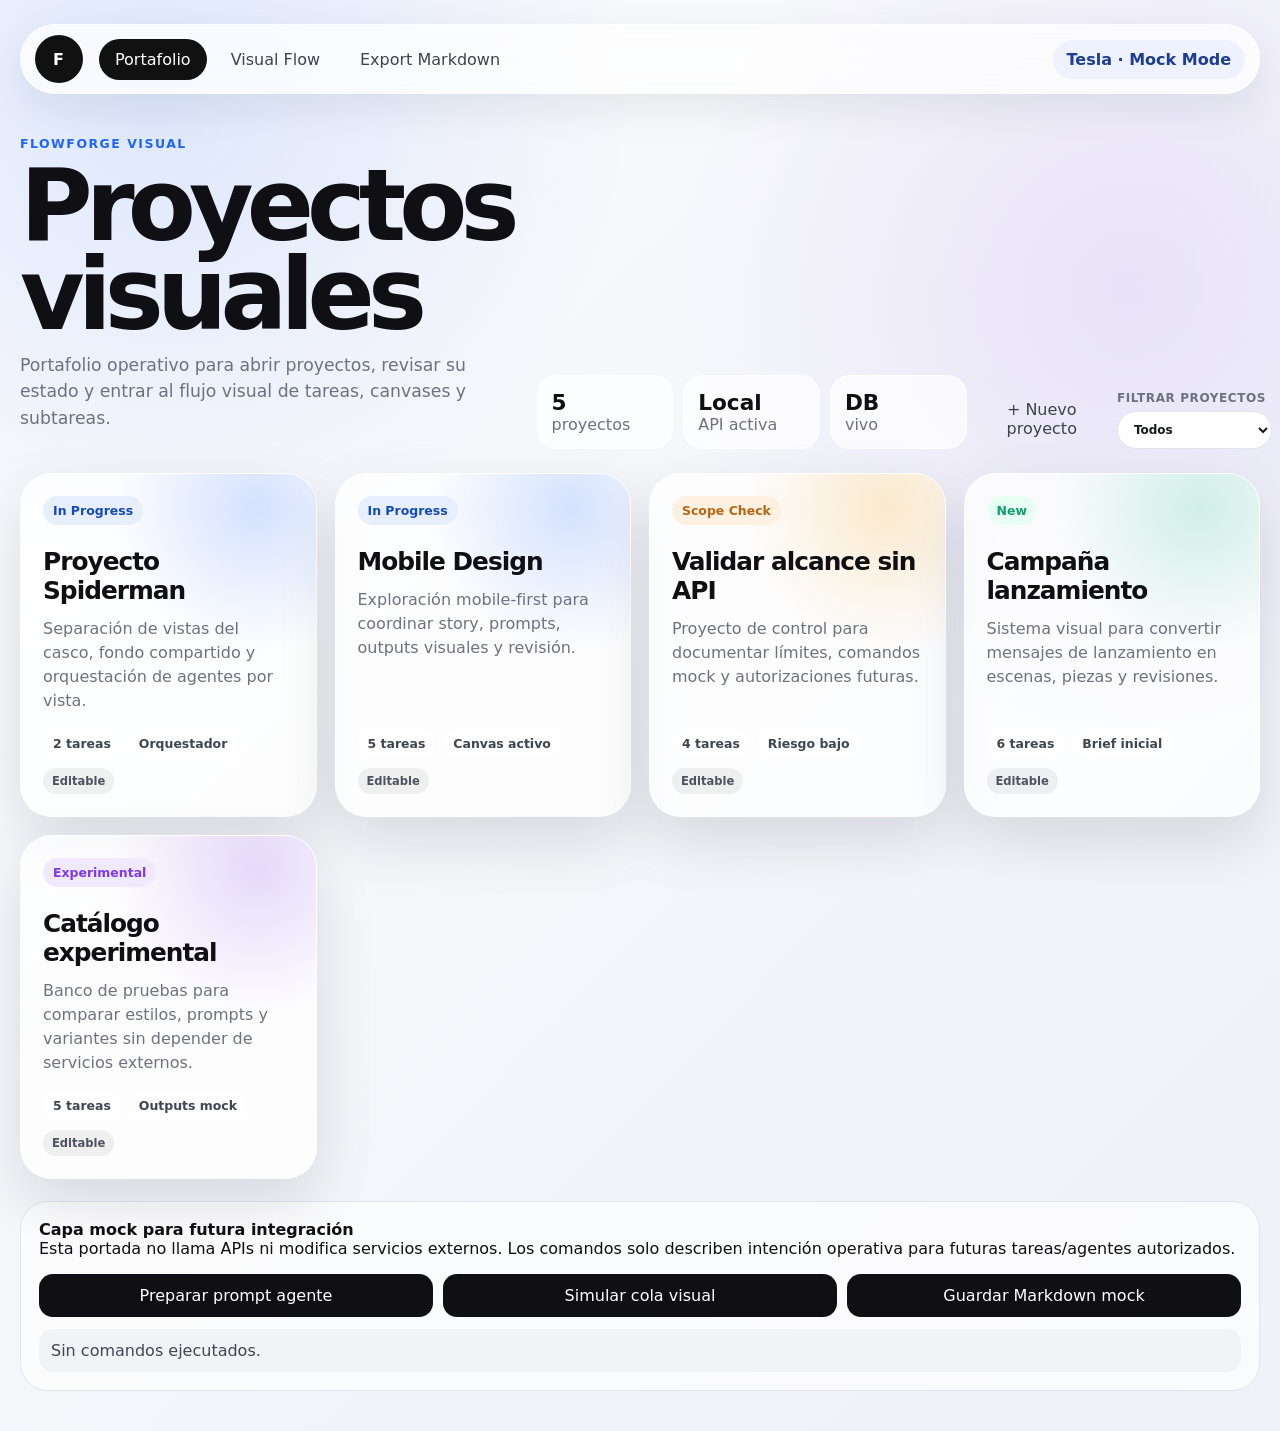
<file: index.html>
<!doctype html>
<html lang="es">
  <head>
    <meta charset="utf-8" />
    <meta name="viewport" content="width=device-width, initial-scale=1" />
    <title>FlowForge Visual — Portafolio de proyectos</title>
    <link rel="stylesheet" href="./styles.css" />
  </head>
  <body>
    <main class="shell">
      <header class="topbar">
        <div class="brand-mark">F</div>
        <nav class="topnav" aria-label="Navegación principal">
          <a href="./index.html" aria-current="page">Portafolio</a>
          <a href="./design-project.html?project=mobile-design">Visual Flow</a>
          <button class="ghost-button" type="button" data-command="export-prompts">Export Markdown</button>
        </nav>
        <div class="operator-pill">Tesla · Mock Mode</div>
      </header>

      <section class="hero portfolio-hero">
        <div>
          <p class="eyebrow">FlowForge Visual</p>
          <h1>Proyectos visuales</h1>
          <p class="lede">
            Portafolio operativo para abrir proyectos, revisar su estado y entrar al flujo visual
            de tareas, canvases y subtareas.
          </p>
        </div>
        <div class="hero-metrics" aria-label="Resumen del portafolio">
          <span><strong id="project-metric">4</strong> proyectos</span>
          <span><strong id="api-metric">1</strong> API activa</span>
          <span><strong>DB</strong> vivo</span>
        </div>
        <button type="button" id="new-project" class="ghost-button">+ Nuevo proyecto</button>
        <label class="portfolio-filter">Filtrar proyectos
          <select id="portfolio-filter" aria-label="Filtrar proyectos">
            <option value="all">Todos</option>
            <option value="linkedin">Solo LinkedIn</option>
            <option value="other">Otros proyectos</option>
          </select>
        </label>
      </section>

      <section class="project-grid" id="project-grid" aria-label="Portafolio de proyectos FlowForge">
        <a class="project-card project-blue" href="./design-project.html?project=spiderman">
          <span class="status-pill active">In Progress</span>
          <h2>Proyecto Spiderman</h2>
          <p>Separación de vistas del casco, fondo compartido y orquestación de agentes por vista.</p>
          <div class="project-meta">
            <span>2 tareas</span>
            <span>Orquestador</span>
          </div>
        </a>

        <a class="project-card project-blue" href="./design-project.html?project=mobile-design">
          <span class="status-pill active">In Progress</span>
          <h2>Mobile Design</h2>
          <p>Exploración mobile-first para coordinar story, prompts, outputs visuales y revisión.</p>
          <div class="project-meta">
            <span>5 tareas</span>
            <span>Canvas activo</span>
          </div>
        </a>

        <a class="project-card project-amber" href="./design-project.html?project=validar-alcance">
          <span class="status-pill review">Scope Check</span>
          <h2>Validar alcance sin API</h2>
          <p>Proyecto de control para documentar límites, comandos mock y autorizaciones futuras.</p>
          <div class="project-meta">
            <span>4 tareas</span>
            <span>Riesgo bajo</span>
          </div>
        </a>

        <a class="project-card project-green" href="./design-project.html?project=campana-lanzamiento">
          <span class="status-pill new">New</span>
          <h2>Campaña lanzamiento</h2>
          <p>Sistema visual para convertir mensajes de lanzamiento en escenas, piezas y revisiones.</p>
          <div class="project-meta">
            <span>6 tareas</span>
            <span>Brief inicial</span>
          </div>
        </a>

        <a class="project-card project-violet" href="./design-project.html?project=catalogo-experimental">
          <span class="status-pill lab">Experimental</span>
          <h2>Catálogo experimental</h2>
          <p>Banco de pruebas para comparar estilos, prompts y variantes sin depender de servicios externos.</p>
          <div class="project-meta">
            <span>5 tareas</span>
            <span>Outputs mock</span>
          </div>
        </a>
      </section>

      <aside class="mock-panel" aria-label="Capa mock de comandos">
        <h2>Capa mock para futura integración</h2>
        <p>
          Esta portada no llama APIs ni modifica servicios externos. Los comandos solo describen
          intención operativa para futuras tareas/agentes autorizados.
        </p>
        <div class="mock-actions">
          <button type="button" data-command="prepare-agent-prompt">Preparar prompt agente</button>
          <button type="button" data-command="queue-render">Simular cola visual</button>
          <button type="button" data-command="save-markdown">Guardar Markdown mock</button>
        </div>
        <output id="command-log">Sin comandos ejecutados.</output>
      </aside>
    </main>

    <script src="./supabase.js"></script>
    <script src="./shared.js"></script>
    <script src="./index.js"></script>
  </body>
</html>
</file>
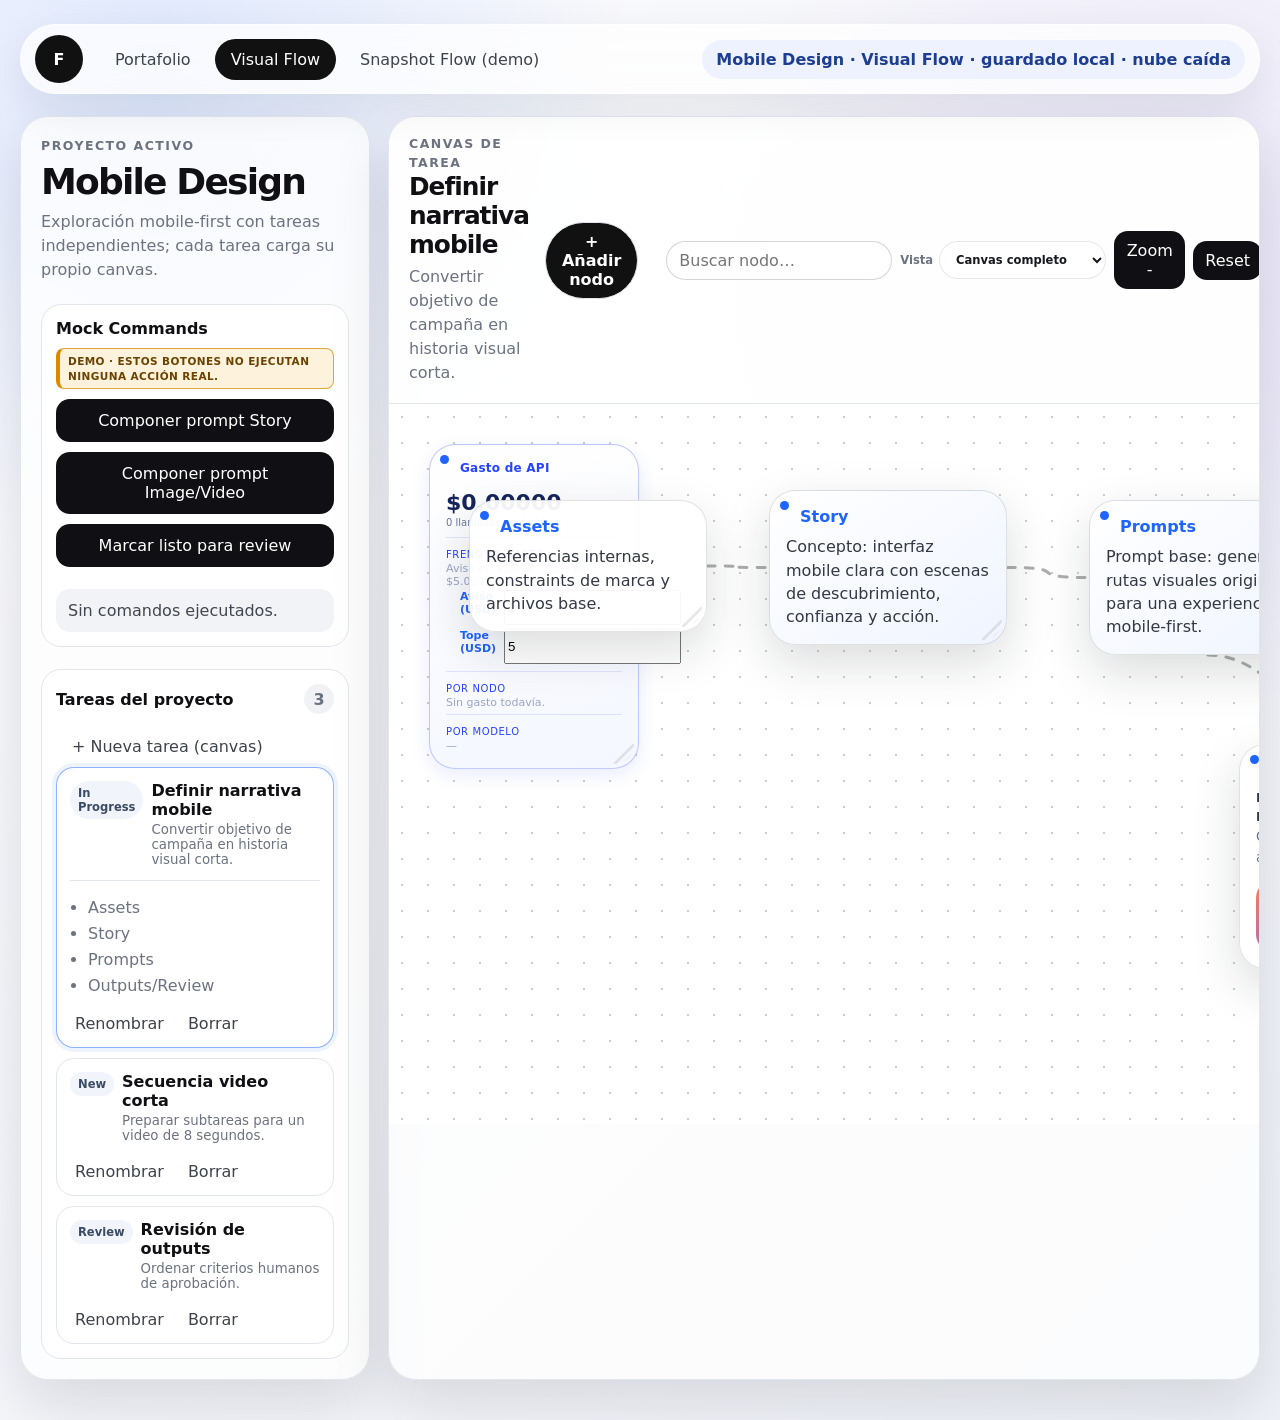
<file: design-project.html>
<!doctype html>
<html lang="es">
  <head>
    <meta charset="utf-8" />
    <meta name="viewport" content="width=device-width, initial-scale=1" />
    <title>FlowForge Visual — Visual Flow</title>
    <link rel="stylesheet" href="./styles.css" />
    <link rel="stylesheet" href="./pdf-split.css" />
    <link rel="stylesheet" href="./linkedin-crm.css" />
  </head>
  <body>
    <main class="project-shell">
      <header class="topbar">
        <div class="brand-mark">F</div>
        <nav class="topnav" aria-label="Navegación principal">
          <a href="./index.html">Portafolio</a>
          <a href="./design-project.html?project=mobile-design" aria-current="page">Visual Flow</a>
          <button class="ghost-button" type="button" data-command="snapshot-flow" title="DEMO: no guarda ningún snapshot. Solo escribe un mensaje en el log.">Snapshot Flow (demo)</button>
        </nav>
        <div class="operator-pill" id="project-pill">Proyecto · Editable</div>
      </header>

      <section class="canvas-layout">
        <aside class="side-panel">
          <p class="eyebrow">Proyecto activo</p>
          <h1 id="project-title">Visual Flow</h1>
          <p id="project-summary">
            Selecciona una tarea para cargar su canvas. Cada tarea contiene subtareas como nodos internos.
          </p>

          <div class="command-card">
            <h2>Mock Commands</h2>
            <span class="demo-badge" data-demo-commands>DEMO · estos botones no ejecutan ninguna acción real.</span>
            <button type="button" data-command="compose-story-agent">Componer prompt Story</button>
            <button type="button" data-command="compose-image-agent">Componer prompt Image/Video</button>
            <button type="button" data-command="mark-review-ready">Marcar listo para review</button>
            <output id="command-log">Sin comandos ejecutados.</output>
          </div>

          <div class="task-panel" aria-label="Microtablero de tareas del proyecto">
            <div class="task-panel-header">
              <h2>Tareas del proyecto</h2>
              <span id="task-count">0</span>
            </div>
            <button type="button" id="new-task" class="ghost-button">+ Nueva tarea (canvas)</button>
            <div id="task-list" class="task-list"></div>
          </div>
        </aside>

        <section class="workbench">
          <div class="canvas-toolbar">
            <div>
              <p class="eyebrow">Canvas de tarea</p>
              <h2 id="canvas-title">Selecciona una tarea</h2>
              <p id="canvas-description">Las subtareas aparecerán como nodos dentro del lienzo.</p>
            </div>
            <div class="canvas-actions">
              <div class="add-node-wrap">
                <button type="button" id="add-node" aria-haspopup="true" aria-expanded="false">+ Añadir nodo</button>
                <div class="add-node-menu" id="add-node-menu" hidden>
                  <button type="button" data-node-kind="pdf-split">Nodo de separación (PDF)</button>
                  <button type="button" data-node-kind="trigger">Disparador de separación</button>
                  <button type="button" data-node-kind="pdf-explorer">Explorador de PDF (lupa)</button>
                  <button type="button" data-node-kind="plan-step">Nodo de plan (neón)</button>
                  <button type="button" data-node-kind="design-apply">Nodo de aplicar diseño</button>
                  <button type="button" data-node-kind="orchestrator">Orquestador</button>
                  <button type="button" data-node-kind="resources">Recursos compartidos (textura + PDF)</button>
                  <button type="button" data-node-kind="texture-batch">Nodo de fondo global</button>
                  <button type="button" data-node-kind="text">Nodo de texto</button>
                  <button type="button" data-node-kind="prompt">Nodo de prompt</button>
                  <button type="button" data-node-kind="view-map">Nodo de imagen</button>
                  <button type="button" data-node-kind="output">Nodo de resultados</button>
                  <button type="button" data-node-kind="linkedin-crm">CRM de prospectos LinkedIn</button>
                </div>
              </div>
            </div>
            <div class="zoom-controls" aria-label="Controles de zoom">
              <label class="canvas-filter" id="canvas-filter-wrap">Vista
                <select id="canvas-filter" aria-label="Filtrar vista del canvas">
                  <option value="crm">Solo CRM LinkedIn</option>
                  <option value="all">Canvas completo</option>
                </select>
              </label>
              <button type="button" id="zoom-out">Zoom -</button>
              <button type="button" id="zoom-reset">Reset</button>
              <button type="button" id="zoom-in">Zoom +</button>
              <span id="zoom-label">100%</span>
            </div>
          </div>

          <section class="flow-stage" aria-label="Lienzo de subtareas conectadas">
            <div class="canvas-plane" id="canvas-plane">
              <svg class="connectors" aria-hidden="true"></svg>
              <div id="node-layer"></div>
            </div>
          </section>
        </section>
      </section>
    </main>

    <script src="./supabase.js"></script>
    <script src="./local-store.js"></script>
    <script src="./storage.js"></script>
    <script src="./models.js"></script>
    <script src="./shared.js"></script>
    <script src="./pdf-split-data.js"></script>
    <script src="./pdf-split-node.js"></script>
    <script src="./trigger-node.js"></script>
    <script src="./explorer-node.js"></script>
    <script src="./cost-dashboard-node.js"></script>
    <script src="./view-photo-node.js"></script>
    <script src="./compose-texture.js"></script>
    <script src="./design-node.js"></script>
    <script src="./texture-batch-node.js"></script>
    <script src="./resources-node.js"></script>
    <script src="./orchestrator-node.js"></script>
    <script src="./linkedin-crm-node.js"></script>
    <script src="./flow.js"></script>
    <script src="./editable.js"></script>
  </body>
</html>
</file>
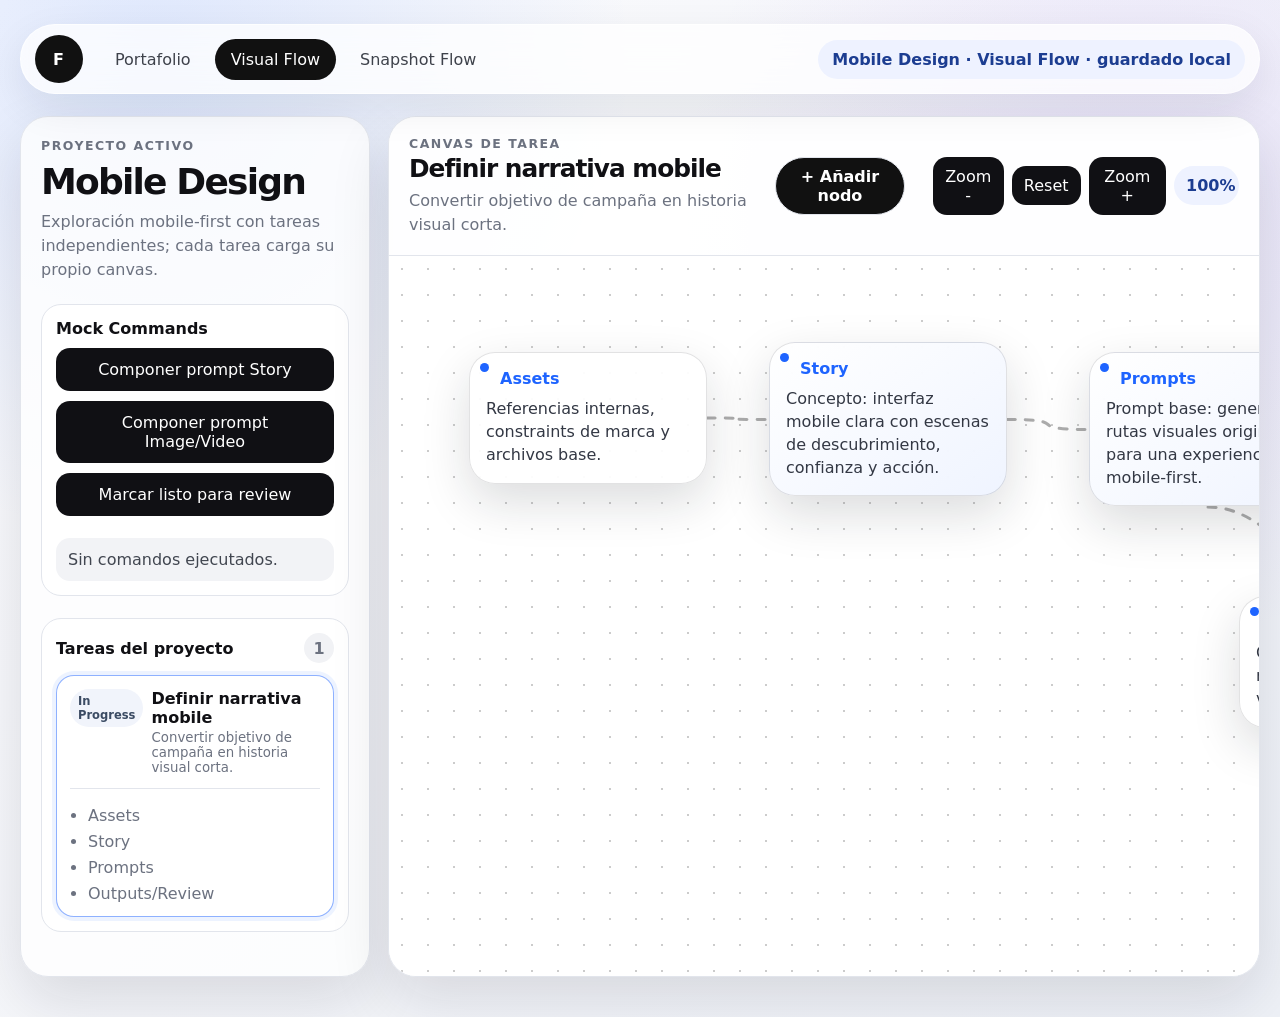
<file: flowforge-auto-vistas.html>
<!--
  FlowForge Visual — canvas del proyecto, en un solo archivo.
  VERSIÓN AUTO-VISTAS: cuando se aceptan piezas en el nodo PDF-Split,
  se crean automáticamente nodos nuevos para cada vista en el canvas.

  Esto es un empaquetado automatico de:
    design-project.html + styles.css + pdf-split.css
    + supabase.js + shared.js + pdf-split-data.js + pdf-split-node.js
    + flow.js + editable.js + AUTO-VISTAS LOGIC

  Las imagenes de assets/ NO van incluidas (pesan 7 MB), asi que los nodos
  de referencia se veran sin foto. Todo lo demas funciona igual.
-->
<!doctype html>
<html lang="es">
  <head>
    <meta charset="utf-8" />
    <meta name="viewport" content="width=device-width, initial-scale=1" />
    <title>FlowForge Visual — Visual Flow (Auto-vistas)</title>
    <style>
/* ===== styles.css ===== */
:root {
  color-scheme: light;
  --ink: #101014;
  --muted: #6c7280;
  --line: #e2e5ec;
  --soft: #f5f7fb;
  --accent: #1e64ff;
  --accent-dark: #0f3aa8;
  --success: #0f9f6e;
  --warning: #b76511;
  --violet: #7c3aed;
  --shadow: 0 24px 60px rgba(14, 18, 32, 0.12);
  --radius-lg: 28px;
  --radius-md: 20px;
  --radius-sm: 14px;
  font-family:
    Inter, ui-sans-serif, system-ui, -apple-system, BlinkMacSystemFont, "Segoe UI",
    sans-serif;
}

* {
  box-sizing: border-box;
}

body {
  min-height: 100vh;
  margin: 0;
  background:
    radial-gradient(circle at 12% 6%, rgba(30, 100, 255, 0.13), transparent 30rem),
    radial-gradient(circle at 88% 20%, rgba(124, 58, 237, 0.1), transparent 28rem),
    linear-gradient(135deg, #fbfbfd 0%, #eef1f7 100%);
  color: var(--ink);
}

button,
a,
select {
  font: inherit;
}

button {
  color: inherit;
}

a {
  color: inherit;
  text-decoration: none;
}

.shell,
.project-shell {
  width: min(1440px, calc(100% - 40px));
  margin: 0 auto;
  padding: 24px 0 40px;
}

.topbar {
  display: flex;
  align-items: center;
  gap: 16px;
  min-height: 70px;
  padding: 10px 14px;
  border: 1px solid rgba(255, 255, 255, 0.7);
  border-radius: 999px;
  background: rgba(255, 255, 255, 0.75);
  box-shadow: 0 14px 40px rgba(18, 23, 42, 0.08);
  backdrop-filter: blur(18px);
}

.brand-mark {
  display: grid;
  place-items: center;
  width: 48px;
  height: 48px;
  border-radius: 50%;
  background: #111;
  color: white;
  font-weight: 900;
}

.topnav {
  display: flex;
  align-items: center;
  gap: 8px;
  flex: 1;
}

.topnav a,
.ghost-button {
  border: 0;
  border-radius: 999px;
  padding: 11px 16px;
  background: transparent;
  color: #3e424b;
  cursor: pointer;
}

.topnav a[aria-current="page"],
.ghost-button:hover,
.topnav a:hover {
  background: #111;
  color: white;
}

.operator-pill {
  border-radius: 999px;
  padding: 10px 14px;
  background: #eef2ff;
  color: #1c3d91;
  font-weight: 800;
  white-space: nowrap;
}

.hero {
  display: flex;
  justify-content: space-between;
  align-items: end;
  gap: 24px;
  margin: 42px 0 24px;
}

.portfolio-hero h1 {
  max-width: 860px;
}

.eyebrow {
  margin: 0 0 10px;
  color: var(--accent);
  font-size: 0.78rem;
  font-weight: 900;
  letter-spacing: 0.12em;
  text-transform: uppercase;
}

h1,
h2,
h3,
p {
  margin-top: 0;
}

h1 {
  margin-bottom: 12px;
  font-size: clamp(2.8rem, 8vw, 6.2rem);
  line-height: 0.9;
  letter-spacing: -0.07em;
}

h2 {
  margin-bottom: 0;
  font-size: 1rem;
}

.lede {
  max-width: 680px;
  color: var(--muted);
  font-size: 1.08rem;
  line-height: 1.55;
}

.hero-metrics {
  display: grid;
  grid-template-columns: repeat(3, minmax(100px, 1fr));
  gap: 10px;
  min-width: min(100%, 430px);
}

.hero-metrics span {
  border: 1px solid rgba(255, 255, 255, 0.8);
  border-radius: var(--radius-md);
  padding: 14px;
  background: rgba(255, 255, 255, 0.7);
  color: var(--muted);
}

.hero-metrics strong {
  display: block;
  color: var(--ink);
  font-size: 1.35rem;
}

.project-grid {
  display: grid;
  grid-template-columns: repeat(4, minmax(0, 1fr));
  gap: 18px;
}

.project-card {
  display: flex;
  flex-direction: column;
  min-height: 310px;
  border: 1px solid rgba(255, 255, 255, 0.78);
  border-radius: 32px;
  padding: 22px;
  background: rgba(255, 255, 255, 0.74);
  box-shadow: var(--shadow);
  transition:
    transform 180ms ease,
    box-shadow 180ms ease;
}

.project-card:hover {
  transform: translateY(-4px);
  box-shadow: 0 30px 70px rgba(14, 18, 32, 0.16);
}

.project-card h2 {
  margin: 22px 0 12px;
  font-size: 1.55rem;
  letter-spacing: -0.04em;
}

.project-card p {
  color: var(--muted);
  line-height: 1.5;
}

[contenteditable="true"] {
  cursor: text;
  outline: none;
}

[contenteditable="true"]:focus {
  border-radius: 10px;
  box-shadow: 0 0 0 3px rgba(30, 100, 255, 0.2);
  background: rgba(255, 255, 255, 0.72);
}

.project-card::after {
  content: attr(data-save-state);
  width: fit-content;
  margin-top: 10px;
  border-radius: 999px;
  padding: 6px 9px;
  background: rgba(17, 17, 17, 0.06);
  color: #4d5360;
  font-size: 0.72rem;
  font-weight: 900;
}

.project-card:not([data-save-state])::after {
  content: "Editable";
}

.project-meta {
  display: flex;
  flex-wrap: wrap;
  gap: 8px;
  margin-top: auto;
}

.project-meta span,
.status-pill {
  width: fit-content;
  border-radius: 999px;
  padding: 7px 10px;
  background: rgba(255, 255, 255, 0.7);
  color: #3e4654;
  font-size: 0.78rem;
  font-weight: 900;
}

.status-pill.active {
  background: #e7efff;
  color: #134bb8;
}

.status-pill.review {
  background: #fff1e1;
  color: var(--warning);
}

.status-pill.new {
  background: #e8fff5;
  color: var(--success);
}

.status-pill.lab {
  background: #f1e9ff;
  color: var(--violet);
}

.project-blue {
  background:
    radial-gradient(circle at 80% 10%, rgba(30, 100, 255, 0.18), transparent 9rem),
    rgba(255, 255, 255, 0.76);
}

.project-amber {
  background:
    radial-gradient(circle at 80% 10%, rgba(245, 158, 11, 0.2), transparent 9rem),
    rgba(255, 255, 255, 0.76);
}

.project-green {
  background:
    radial-gradient(circle at 80% 10%, rgba(16, 185, 129, 0.18), transparent 9rem),
    rgba(255, 255, 255, 0.76);
}

.project-violet {
  background:
    radial-gradient(circle at 80% 10%, rgba(124, 58, 237, 0.18), transparent 9rem),
    rgba(255, 255, 255, 0.76);
}

.mock-panel {
  margin-top: 22px;
  border: 1px solid var(--line);
  border-radius: var(--radius-lg);
  padding: 18px;
  background: rgba(255, 255, 255, 0.72);
}

.mock-actions,
.command-card {
  display: grid;
  gap: 10px;
}

.mock-actions {
  grid-template-columns: repeat(3, minmax(0, 1fr));
}

.mock-actions button,
.command-card button,
.zoom-controls button {
  border: 0;
  border-radius: var(--radius-sm);
  padding: 12px 14px;
  background: #101014;
  color: white;
  cursor: pointer;
}

output {
  display: block;
  margin-top: 12px;
  border-radius: var(--radius-sm);
  padding: 12px;
  background: #f2f3f6;
  color: #414650;
}

.canvas-layout {
  display: grid;
  grid-template-columns: 350px minmax(760px, 1fr);
  gap: 18px;
  margin-top: 22px;
}

.side-panel,
.workbench {
  border: 1px solid var(--line);
  border-radius: var(--radius-lg);
  background: rgba(255, 255, 255, 0.78);
  box-shadow: var(--shadow);
}

.side-panel {
  padding: 20px;
}

.side-panel h1 {
  font-size: 2.25rem;
  letter-spacing: -0.05em;
}

.side-panel p,
.flow-node small,
.canvas-toolbar p,
.task-summary {
  color: var(--muted);
  line-height: 1.5;
}

.command-card,
.task-panel {
  margin-top: 22px;
  border: 1px solid var(--line);
  border-radius: var(--radius-md);
  padding: 14px;
  background: #fff;
}

.task-panel-header {
  display: flex;
  justify-content: space-between;
  align-items: center;
  margin-bottom: 12px;
}

.task-panel-header span {
  display: grid;
  place-items: center;
  min-width: 30px;
  height: 30px;
  border-radius: 50%;
  background: #f1f2f5;
  color: var(--muted);
  font-weight: 900;
}

.task-list {
  display: grid;
  gap: 10px;
}

.task-item {
  border: 1px solid var(--line);
  border-radius: 18px;
  overflow: hidden;
  background: #fff;
}

.task-item.active {
  border-color: rgba(30, 100, 255, 0.5);
  box-shadow: 0 0 0 4px rgba(30, 100, 255, 0.08);
}

.task-main {
  display: grid;
  grid-template-columns: 1fr auto;
  gap: 8px;
  width: 100%;
  border: 0;
  padding: 13px;
  background: transparent;
  text-align: left;
  cursor: pointer;
}

.task-main strong,
.task-main small {
  display: block;
}

.task-main small {
  margin-top: 3px;
  color: var(--muted);
}

.task-main span {
  justify-self: end;
  border-radius: 999px;
  padding: 5px 8px;
  background: #f1f4fb;
  color: #3b4b63;
  font-size: 0.72rem;
  font-weight: 900;
}

.subtask-list {
  display: none;
  margin: 0 13px 13px;
  padding: 10px 0 0 18px;
  border-top: 1px solid var(--line);
  color: var(--muted);
}

.task-item.expanded .subtask-list {
  display: block;
}

.subtask-list li {
  margin: 7px 0;
}

.workbench {
  overflow: hidden;
}

.canvas-toolbar {
  display: flex;
  justify-content: space-between;
  align-items: center;
  gap: 16px;
  padding: 18px 20px;
  border-bottom: 1px solid var(--line);
  background: rgba(255, 255, 255, 0.84);
}

.canvas-toolbar h2 {
  margin-bottom: 6px;
  font-size: 1.55rem;
  letter-spacing: -0.04em;
}

.canvas-toolbar p {
  margin-bottom: 0;
}

.zoom-controls {
  display: flex;
  align-items: center;
  gap: 8px;
}

.zoom-controls button {
  padding: 10px 12px;
}

#zoom-label {
  min-width: 58px;
  border-radius: 999px;
  padding: 10px 12px;
  background: #eef2ff;
  color: #1c3d91;
  font-weight: 900;
  text-align: center;
}

.flow-stage {
  position: relative;
  height: 720px;
  overflow: auto;
  background-color: #fff;
  background-image: radial-gradient(rgba(0, 0, 0, 0.2) 1px, transparent 1px);
  background-size: 26px 26px;
}

.canvas-plane {
  position: relative;
  width: 1200px;
  height: 720px;
  min-width: 1200px;
  min-height: 720px;
  transform-origin: 0 0;
}

.connectors {
  position: absolute;
  inset: 0;
  width: 1200px;
  height: 720px;
  pointer-events: none;
}

.connectors path {
  fill: none;
  stroke: rgba(17, 17, 17, 0.34);
  stroke-width: 3;
  stroke-linecap: round;
  stroke-dasharray: 8 10;
}

.flow-node {
  position: absolute;
  width: 238px;
  min-height: 132px;
  border: 1px solid rgba(20, 22, 28, 0.12);
  border-radius: 26px;
  padding: 16px;
  background: rgba(255, 255, 255, 0.94);
  box-shadow: 0 18px 48px rgba(20, 24, 36, 0.15);
  cursor: grab;
  user-select: none;
  transition: box-shadow 160ms ease, border-color 160ms ease, transform 160ms ease;
}

.canvas-actions {
  margin-left: auto;
  margin-right: 12px;
}

.add-node-wrap {
  position: relative;
}

#add-node {
  padding: 9px 16px;
  border: 1px solid var(--line);
  border-radius: 999px;
  background: #111;
  color: #fff;
  font-weight: 800;
  cursor: pointer;
}

.add-node-menu {
  position: absolute;
  right: 0;
  top: calc(100% + 8px);
  z-index: 20;
  display: grid;
  gap: 2px;
  min-width: 232px;
  padding: 6px;
  border: 1px solid var(--line);
  border-radius: 16px;
  background: #fff;
  box-shadow: 0 18px 44px rgba(20, 24, 36, 0.18);
}

.add-node-menu[hidden] {
  display: none;
}

.add-node-menu button {
  padding: 10px 12px;
  border: none;
  border-radius: 10px;
  background: transparent;
  text-align: left;
  font: inherit;
  font-weight: 600;
  cursor: pointer;
}

.add-node-menu button:hover {
  background: #f2f3f6;
}

.node-delete {
  position: absolute;
  top: 6px;
  right: 8px;
  width: 22px;
  height: 22px;
  padding: 0;
  border: none;
  border-radius: 50%;
  background: rgba(20, 24, 36, 0.08);
  color: var(--muted);
  font-size: 15px;
  line-height: 1;
  cursor: pointer;
  opacity: 0;
  transition: opacity 140ms ease, background 140ms ease, color 140ms ease;
}

.flow-node:hover .node-delete,
.flow-node:focus-within .node-delete,
.flow-node.is-focused .node-delete {
  opacity: 1;
}

.node-delete:hover {
  background: #d92c2c;
  color: #fff;
}

.node-resize {
  position: absolute;
  right: 4px;
  bottom: 4px;
  width: 20px;
  height: 20px;
  padding: 0;
  border: none;
  border-radius: 0 0 20px 0;
  background: linear-gradient(135deg, transparent 46%, rgba(20, 24, 36, 0.28) 46%, rgba(20, 24, 36, 0.28) 56%, transparent 56%, transparent 68%, rgba(20, 24, 36, 0.28) 68%, rgba(20, 24, 36, 0.28) 78%, transparent 78%);
  cursor: nwse-resize;
  opacity: 0;
  touch-action: none;
  transition: opacity 140ms ease;
}

.flow-node:hover .node-resize,
.flow-node:focus-within .node-resize,
.flow-node.is-focused .node-resize,
.flow-node.resizing .node-resize {
  opacity: 1;
}

.flow-node.has-custom-size {
  overflow: auto;
}

.flow-node.has-custom-size img {
  max-height: 62%;
}

.flow-node.resizing {
  cursor: nwse-resize;
  user-select: none;
}

.reference-node { width: 250px; }
.reference-node img { display: block; width: 100%; max-height: 150px; object-fit: cover; border-radius: 12px; margin: 10px 0; }
.reference-node a { display: inline-block; margin-top: 8px; color: var(--node-color, #1e64ff); font-weight: 700; font-size: 12px; }

.flow-node:hover,
.flow-node:focus-visible,
.flow-node.is-focused {
  border-color: var(--node-color, var(--accent));
  box-shadow: 0 20px 52px rgba(20, 24, 36, 0.22), 0 0 0 3px color-mix(in srgb, var(--node-color, var(--accent)) 18%, transparent);
  outline: none;
}

.flow-node:focus-visible { transform: translateY(-2px); }

.flow-node::before {
  content: "";
  position: absolute;
  inset: 10px auto auto 10px;
  width: 9px;
  height: 9px;
  border-radius: 50%;
  background: var(--node-color, var(--accent));
}

.flow-node span {
  display: block;
  margin: 0 0 9px 14px;
  color: var(--node-color, var(--accent));
  font-weight: 900;
}

.flow-node p {
  margin-bottom: 0;
  color: #333844;
  line-height: 1.45;
  user-select: text;
}

.flow-node p:focus {
  outline: 2px solid rgba(30, 100, 255, 0.35);
  border-radius: 10px;
}

.editable-node {
  background: linear-gradient(145deg, rgba(255, 255, 255, 0.98), rgba(239, 244, 255, 0.98));
}

.wide-node {
  width: 340px;
}

.view-map-node {
  width: 520px;
  min-height: 390px;
}

.upload-views-label {
  display: inline-flex;
  align-items: center;
  gap: 8px;
  margin: 3px 0 8px 14px;
  border-radius: 999px;
  padding: 8px 10px;
  background: #101014;
  color: #fff;
  cursor: pointer;
  font-size: 0.78rem;
  font-weight: 800;
}

.upload-views-label input {
  width: 130px;
  color: transparent;
  font-size: 0.7rem;
}

.view-map-hint {
  display: block;
  margin: 0 0 12px 14px;
}

.helmet-views {
  display: grid;
  grid-template-columns: repeat(2, 1fr);
  gap: 10px;
}

.helmet-view {
  margin: 0;
}

.view-preview {
  position: relative;
  display: grid;
  min-height: 120px;
  overflow: hidden;
  place-items: end start;
  border: 1px dashed rgba(17, 17, 17, 0.2);
  border-radius: 14px;
  padding: 9px;
  background: linear-gradient(135deg, #eff3f9, #dce4f0);
}

.view-preview.has-image::before {
  content: "";
  position: absolute;
  inset: 0;
  background-image: var(--view-image);
  background-size: 200% 200%;
  background-repeat: no-repeat;
}

.view-preview[data-view-index="0"] { --view-position: 0% 0%; }
.view-preview[data-view-index="1"] { --view-position: 100% 0%; }
.view-preview[data-view-index="2"] { --view-position: 0% 100%; }
.view-preview[data-view-index="3"] { --view-position: 100% 100%; }

.view-preview.has-image::before {
  background-position: var(--view-position);
}

.view-preview span {
  position: relative;
  z-index: 1;
  margin: 0;
  border-radius: 999px;
  padding: 4px 6px;
  background: rgba(17, 17, 17, 0.72);
  color: #fff;
  font-size: 0.65rem;
}

.helmet-view figcaption {
  margin-top: 5px;
  color: var(--muted);
  font-size: 0.72rem;
  font-weight: 800;
}

.prompt-node {
  width: 330px;
}

.prompt-node details {
  margin-top: 8px;
}

.prompt-node summary {
  color: #333844;
  cursor: pointer;
  font-size: 0.82rem;
  font-weight: 800;
}

.prompt-node details p {
  margin-top: 10px;
  font-size: 0.82rem;
}

.review-node {
  width: 270px;
}

.review-node label,
.review-node select {
  display: block;
  width: 100%;
}

.review-node label {
  margin-top: 12px;
  color: var(--muted);
  font-size: 0.8rem;
  font-weight: 800;
}

.review-node select {
  margin-top: 6px;
  border: 1px solid var(--line);
  border-radius: 12px;
  padding: 10px;
  background: white;
}

.output-grid {
  display: grid;
  grid-template-columns: repeat(3, 1fr);
  gap: 10px;
  margin-top: 12px;
}

.visual-placeholder {
  display: grid;
  place-items: end start;
  aspect-ratio: 1;
  border-radius: 18px;
  padding: 9px;
  color: white;
  font-size: 0.76rem;
  font-weight: 900;
}

.sunrise {
  background:
    radial-gradient(circle at 30% 25%, rgba(255, 255, 255, 0.86), transparent 18%),
    linear-gradient(135deg, #ff7d56, #5f63ff);
}

.mint {
  background:
    radial-gradient(circle at 70% 32%, rgba(255, 255, 255, 0.8), transparent 17%),
    linear-gradient(135deg, #16c784, #1d4ed8);
}

.violet {
  background:
    radial-gradient(circle at 42% 62%, rgba(255, 255, 255, 0.75), transparent 20%),
    linear-gradient(135deg, #9b5cff, #111827);
}

.amber {
  background:
    radial-gradient(circle at 50% 36%, rgba(255, 255, 255, 0.8), transparent 18%),
    linear-gradient(135deg, #f59e0b, #ef4444);
}

.dragging {
  opacity: 0.72;
}

@media (max-width: 1120px) {
  .project-grid {
    grid-template-columns: repeat(2, minmax(0, 1fr));
  }

  .canvas-layout {
    grid-template-columns: 1fr;
  }
}

@media (max-width: 760px) {
  .hero,
  .topbar,
  .canvas-toolbar {
    align-items: stretch;
    flex-direction: column;
  }

  .topnav,
  .zoom-controls,
  .hero-metrics {
    flex-wrap: wrap;
  }

  .project-grid,
  .hero-metrics,
  .mock-actions {
    grid-template-columns: 1fr;
  }

  .flow-stage {
    height: 680px;
  }
}

    </style>
    <style>
/* ===== pdf-split.css ===== */
.mock-pill {
  background: #fff5e6;
  border-color: #f0c489;
  color: #8a5100;
}

.drop-zone {
  display: grid;
  gap: 6px;
  justify-items: center;
  text-align: center;
  padding: 22px 14px;
  border: 2px dashed var(--line);
  border-radius: var(--radius-md);
  cursor: pointer;
  transition: border-color 140ms ease, background 140ms ease;
}

.drop-zone:hover,
.drop-zone.is-hovered {
  border-color: var(--accent);
  background: color-mix(in srgb, var(--accent) 6%, #fff);
}

.drop-zone.has-file {
  border-style: solid;
  border-color: var(--accent);
}

.drop-zone input {
  display: none;
}

.drop-zone small {
  color: var(--muted);
}

.segmented {
  display: grid;
  grid-auto-flow: column;
  gap: 6px;
  padding: 4px;
  border: 1px solid var(--line);
  border-radius: 999px;
}

.segmented button {
  border: none;
  border-radius: 999px;
  padding: 8px 10px;
  background: transparent;
  font-weight: 700;
  cursor: pointer;
}

.segmented button.is-active {
  background: #111;
  color: #fff;
}

.mode-hint,
.cost-hint {
  display: block;
  margin-top: 8px;
  color: var(--muted);
  line-height: 1.5;
}

.field-label {
  display: block;
  margin-bottom: 6px;
  font-size: 12px;
  font-weight: 800;
  color: var(--muted);
}

#model-select {
  width: 100%;
  padding: 9px 10px;
  border: 1px solid var(--line);
  border-radius: 12px;
  background: #fff;
  font: inherit;
}

.run-button {
  width: 100%;
  margin-top: 14px;
  padding: 12px;
  border: none;
  border-radius: 999px;
  background: #111;
  color: #fff;
  font-weight: 800;
  cursor: pointer;
}

.run-button:disabled {
  background: #d7d9de;
  color: #8a8d95;
  cursor: not-allowed;
}

#run-log {
  display: block;
  margin-top: 12px;
  padding: 10px;
  border-radius: 12px;
  background: #f6f7f9;
  color: var(--muted);
  line-height: 1.5;
  font-size: 13px;
}

#approve-button {
  padding: 9px 16px;
  border: 1px solid var(--line);
  border-radius: 999px;
  background: #111;
  color: #fff;
  font-weight: 800;
  cursor: pointer;
}

#approve-button:disabled {
  background: #d7d9de;
  color: #8a8d95;
  border-color: transparent;
  cursor: not-allowed;
}

.result-stage {
  padding: 22px;
  overflow: auto;
}

.result-grid {
  display: grid;
  grid-template-columns: repeat(auto-fill, minmax(232px, 1fr));
  gap: 16px;
}

.empty-state {
  max-width: 46ch;
  margin: 10px 0 0;
  color: var(--muted);
  line-height: 1.6;
}

.piece-card {
  display: grid;
  gap: 8px;
  align-content: start;
  padding: 14px;
  border: 1px solid rgba(20, 22, 28, 0.12);
  border-radius: 22px;
  background: #fff;
  box-shadow: 0 14px 34px rgba(20, 24, 36, 0.1);
}

.piece-card.is-accepted {
  border-color: var(--accent);
  box-shadow: 0 14px 34px rgba(20, 24, 36, 0.14), 0 0 0 3px color-mix(in srgb, var(--accent) 18%, transparent);
}

.piece-preview {
  position: relative;
  display: grid;
  place-items: center;
  height: 128px;
  border-radius: 14px;
  background: repeating-linear-gradient(135deg, #f2f3f6, #f2f3f6 9px, #e9ebef 9px, #e9ebef 18px);
  color: var(--muted);
  font-weight: 800;
}

.piece-preview.has-image {
  background-size: cover;
  background-position: center;
}

.confidence-badge {
  position: absolute;
  right: 7px;
  bottom: 7px;
  padding: 3px 8px;
  border-radius: 999px;
  background: rgba(17, 17, 17, 0.82);
  color: #fff;
  font-size: 11px;
  font-weight: 700;
}

.piece-name {
  font-size: 15px;
  outline: none;
}

.piece-name:focus {
  border-radius: 6px;
  box-shadow: 0 0 0 3px color-mix(in srgb, var(--accent) 22%, transparent);
}

.piece-card small {
  color: var(--muted);
  line-height: 1.5;
}

.piece-actions {
  display: grid;
  grid-auto-flow: column;
  gap: 8px;
  margin-top: 2px;
}

.piece-actions button {
  padding: 8px;
  border-radius: 999px;
  font-weight: 700;
  cursor: pointer;
}

.accept-button {
  border: none;
  background: #111;
  color: #fff;
}

.is-accepted .accept-button {
  background: var(--accent);
}

.discard-button {
  border: 1px solid var(--line);
  background: #fff;
  color: var(--muted);
}

/* El mismo módulo, viviendo dentro de un nodo del canvas. */
.pdf-split-node {
  width: 300px;
  display: grid;
  gap: 9px;
  align-content: start;
}

.pdf-split-node .node-drop {
  padding: 14px 10px;
  border-radius: 14px;
}

.pdf-split-node .node-drop strong {
  font-size: 13px;
  word-break: break-word;
}

.pdf-split-node .node-drop small,
.pdf-split-node .mode-hint,
.pdf-split-node .cost-hint {
  margin-top: 0;
  font-size: 11.5px;
}

.pdf-split-node .segmented {
  padding: 3px;
}

.pdf-split-node .segmented button {
  padding: 6px 8px;
  font-size: 12.5px;
}

.pdf-split-node select {
  width: 100%;
  padding: 7px 9px;
  border: 1px solid var(--line);
  border-radius: 10px;
  background: #fff;
  font: inherit;
  font-size: 12.5px;
}

.pdf-split-node .run-button {
  margin-top: 0;
  padding: 10px;
  font-size: 13px;
}

.pdf-split-node output {
  display: block;
  padding: 8px 9px;
  border-radius: 10px;
  background: #f6f7f9;
  color: var(--muted);
  font-size: 11.5px;
  line-height: 1.45;
}

.node-pieces {
  display: grid;
  gap: 6px;
}

.piece-row {
  display: grid;
  grid-template-columns: 1fr auto auto;
  gap: 7px;
  align-items: center;
  padding: 7px 9px;
  border: 1px solid var(--line);
  border-radius: 11px;
  background: #fff;
}

.piece-row.is-accepted {
  border-color: var(--node-color, var(--accent));
  background: color-mix(in srgb, var(--node-color, var(--accent)) 7%, #fff);
}

.piece-row strong {
  font-size: 12.5px;
  outline: none;
}

.piece-confidence {
  color: var(--muted);
  font-size: 11px;
  font-weight: 700;
}

.piece-toggle {
  padding: 5px 10px;
  border: none;
  border-radius: 999px;
  background: #111;
  color: #fff;
  font-size: 11px;
  font-weight: 700;
  cursor: pointer;
}

.piece-row.is-accepted .piece-toggle {
  background: var(--node-color, var(--accent));
}

.pieces-summary {
  color: var(--muted);
  font-size: 11px;
  line-height: 1.45;
}

    </style>
  </head>
  <body>
    <main class="project-shell">
      <header class="topbar">
        <div class="brand-mark">F</div>
        <nav class="topnav" aria-label="Navegación principal">
          <a href="./index.html">Portafolio</a>
          <a href="./design-project.html?project=mobile-design" aria-current="page">Visual Flow</a>
          <button class="ghost-button" type="button" data-command="snapshot-flow">Snapshot Flow</button>
        </nav>
        <div class="operator-pill" id="project-pill">Proyecto · Auto-vistas (BETA)</div>
      </header>

      <section class="canvas-layout">
        <aside class="side-panel">
          <p class="eyebrow">Proyecto activo</p>
          <h1 id="project-title">Visual Flow</h1>
          <p id="project-summary">
            Selecciona una tarea para cargar su canvas. Cada tarea contiene subtareas como nodos internos.
          </p>

          <div class="command-card">
            <h2>Mock Commands</h2>
            <button type="button" data-command="compose-story-agent">Componer prompt Story</button>
            <button type="button" data-command="compose-image-agent">Componer prompt Image/Video</button>
            <button type="button" data-command="mark-review-ready">Marcar listo para review</button>
            <output id="command-log">Sin comandos ejecutados.</output>
          </div>

          <div class="task-panel" aria-label="Microtablero de tareas del proyecto">
            <div class="task-panel-header">
              <h2>Tareas del proyecto</h2>
              <span id="task-count">0</span>
            </div>
            <div id="task-list" class="task-list"></div>
          </div>
        </aside>

        <section class="workbench">
          <div class="canvas-toolbar">
            <div>
              <p class="eyebrow">Canvas de tarea</p>
              <h2 id="canvas-title">Selecciona una tarea</h2>
              <p id="canvas-description">Las subtareas aparecerán como nodos dentro del lienzo.</p>
            </div>
            <div class="canvas-actions">
              <div class="add-node-wrap">
                <button type="button" id="add-node" aria-haspopup="true" aria-expanded="false">+ Añadir nodo</button>
                <div class="add-node-menu" id="add-node-menu" hidden>
                  <button type="button" data-node-kind="pdf-split">Nodo de separación (PDF)</button>
                  <button type="button" data-node-kind="text">Nodo de texto</button>
                  <button type="button" data-node-kind="prompt">Nodo de prompt</button>
                  <button type="button" data-node-kind="view-map">Nodo de imagen</button>
                  <button type="button" data-node-kind="output">Nodo de resultados</button>
                </div>
              </div>
            </div>
            <div class="zoom-controls" aria-label="Controles de zoom">
              <button type="button" id="zoom-out">Zoom -</button>
              <button type="button" id="zoom-reset">Reset</button>
              <button type="button" id="zoom-in">Zoom +</button>
              <span id="zoom-label">100%</span>
            </div>
          </div>

          <section class="flow-stage" aria-label="Lienzo de subtareas conectadas">
            <div class="canvas-plane" id="canvas-plane">
              <svg class="connectors" aria-hidden="true"></svg>
              <div id="node-layer"></div>
            </div>
          </section>
        </section>
      </section>
    </main>

    <script>
// ===== supabase.js =====
const FLOWFORGE_SUPABASE_URL = "https://wvwqeizmxucpdentpkbl.supabase.co";
const FLOWFORGE_SUPABASE_KEY = "sb_publishable_m6qWXQGves4e7WQ3l3WhFw_DbHVcVdh";

const FlowForgeSupabase = {
  enabled: Boolean(FLOWFORGE_SUPABASE_URL && FLOWFORGE_SUPABASE_KEY),
  url: FLOWFORGE_SUPABASE_URL,
  headers: {
    apikey: FLOWFORGE_SUPABASE_KEY,
    Authorization: `Bearer ${FLOWFORGE_SUPABASE_KEY}`,
    "Content-Type": "application/json",
    Prefer: "resolution=merge-duplicates,return=representation"
  },

  async read(path) {
    if (!this.enabled) return null;
    const response = await fetch(`${this.url}/rest/v1/${path}`, {
      headers: this.headers
    });
    if (!response.ok) throw new Error(`Supabase read failed: ${response.status}`);
    return response.json();
  },

  async upsert(table, payload, conflictKey) {
    if (!this.enabled) return null;
    const response = await fetch(`${this.url}/rest/v1/${table}?on_conflict=${conflictKey}`, {
      method: "POST",
      headers: this.headers,
      body: JSON.stringify(payload)
    });
    if (!response.ok) throw new Error(`Supabase upsert failed: ${response.status}`);
    return response.json();
  }
};

window.FlowForgeSupabase = FlowForgeSupabase;

    </script>
    <script>
// ===== shared.js =====
const commandLog = document.querySelector("#command-log");

const mockCommands = {
  "export-prompts": "Mock: se prepararía un paquete Markdown con prompts y avances del portafolio.",
  "prepare-agent-prompt": "Mock: se construiría el prompt para una tarea/agente de ChatGPT.",
  "queue-render": "Mock: se agregaría un output visual a una cola local, sin API.",
  "save-markdown": "Mock: se guardaría el historial en proyectos/flowforge-visual/prompts/.",
  "snapshot-flow": "Mock: se registraría un snapshot del canvas actual como entrada de bitácora.",
  "compose-story-agent": "Mock: se compondría un prompt para refinar el nodo Story de la tarea activa.",
  "compose-image-agent": "Mock: se compondría un prompt para Image/Video Gen de la tarea activa.",
  "mark-review-ready": "Mock: se marcaría la tarea activa como lista para revisión humana."
};

document.querySelectorAll("[data-command]").forEach((button) => {
  button.addEventListener("click", () => {
    const commandName = button.dataset.command;
    const message = mockCommands[commandName] || `Mock: comando ${commandName} sin conexión externa.`;
    if (commandLog) {
      commandLog.value = message;
      commandLog.textContent = message;
    }
  });
});

    </script>
    <script>
// ===== pdf-split-data.js =====
const PIECES = {
  vistas: [
    { label: "Vista frontal", note: "Silueta, visor y mentonera completos.", confidence: 0.96 },
    { label: "Vista lateral izquierda", note: "Base habitual para aplicar el diseño.", confidence: 0.94 },
    { label: "Vista lateral derecha", note: "Spoiler y uniones visibles.", confidence: 0.93 },
    { label: "Vista trasera", note: "Ventilaciones y componentes posteriores.", confidence: 0.9 },
    { label: "Vista superior", note: "Curvatura y zona de aplicación permitida.", confidence: 0.88 }
  ],
  secciones: [
    { label: "Portada del modelo", note: "Nombre comercial y código de referencia.", confidence: 0.97 },
    { label: "Ficha de especificaciones", note: "Tallas, materiales y homologación.", confidence: 0.92 },
    { label: "Paleta de color", note: "Códigos de color declarados en el documento.", confidence: 0.89 },
    { label: "Patrón gráfico", note: "Motivo repetible separado del fondo.", confidence: 0.86 },
    { label: "Detalles de montaje", note: "Ampliaciones de uniones y herrajes.", confidence: 0.81 }
  ]
};

const MODE_HINTS = {
  vistas: "Vistas: frontal, laterales, trasera y superior del mismo casco.",
  secciones: "Secciones: bloques del documento (portada, ficha, paleta, patrón, detalles)."
};

const MODEL_STEPS = {
  haiku: ["Leyendo el PDF página por página", "Haiku describe cada bloque visual", "Recortando piezas y nombrándolas"],
  mini: ["Leyendo el PDF página por página", "El modelo mini clasifica cada bloque", "Recortando piezas y nombrándolas"],
  local: ["Leyendo el PDF página por página", "Detectando marcos por contraste", "Recortando piezas por reglas fijas"]
};

const MODEL_LABELS = {
  haiku: "Claude Haiku 4.5",
  mini: "GPT mini",
  local: "Recorte local"
};

const MODEL_COSTS = {
  haiku: "≈ $0.004 por PDF · el más barato",
  mini: "≈ $0.006 por PDF",
  local: "$0 · recorte por reglas, sin modelo"
};

function pdfSplitWait(ms) {
  return new Promise((resolve) => setTimeout(resolve, ms));
}

    </script>
    <script>
// ===== AUTO-VISTAS: Crear nodos automáticamente =====
function createViewNodes(pdfSplitNode, parentNodeId) {
  if (!pdfSplitNode.pieces || pdfSplitNode.pieces.length === 0) return;

  const acceptedPieces = pdfSplitNode.pieces.filter((p) => p.accepted);
  if (acceptedPieces.length === 0) return;

  const baseX = pdfSplitNode.x + 400;
  const baseY = pdfSplitNode.y;
  const spacing = 240;

  acceptedPieces.forEach((piece, index) => {
    const viewNode = {
      id: `view-${parentNodeId}-${index}`,
      title: piece.label,
      body: piece.note || "Vista del casco",
      x: baseX + index * spacing,
      y: baseY,
      kind: "text",
      editable: true
    };

    activeTask.nodes.push(viewNode);
    activeTask.links.push([parentNodeId, viewNode.id]);
  });
}

    </script>
    <script>
// ===== pdf-split-node.js =====
function pdfSplitOptionsMarkup(selected) {
  return Object.keys(MODEL_LABELS)
    .map((key) => `<option value="${key}" ${key === selected ? "selected" : ""}>${MODEL_LABELS[key]}</option>`)
    .join("");
}

function renderPdfSplitNode(element, taskNode, onChange) {
  const mode = taskNode.mode || "vistas";
  const model = taskNode.model || "haiku";
  const hasFile = Boolean(taskNode.fileName);

  element.classList.add("pdf-split-node");
  element.innerHTML = `
    <span>${taskNode.title}</span>
    <label class="drop-zone node-drop${hasFile ? " has-file" : ""}" data-drop>
      <input type="file" accept="application/pdf,image/png,image/jpeg" data-file />
      <strong data-drop-title>${hasFile ? taskNode.fileName : "Arrastra el PDF aquí"}</strong>
      <small data-drop-hint>${hasFile ? "Clic para cambiarlo." : "o haz clic para elegirlo. Acepta PNG/JPG."}</small>
    </label>
    <div class="segmented" data-modes role="group" aria-label="Tipo de separación">
      <button type="button" data-mode="vistas"${mode === "vistas" ? ' class="is-active"' : ""}>Vistas</button>
      <button type="button" data-mode="secciones"${mode === "secciones" ? ' class="is-active"' : ""}>Secciones</button>
    </div>
    <small class="mode-hint" data-mode-hint>${MODE_HINTS[mode]}</small>
    <select data-model aria-label="Modelo de separación">${pdfSplitOptionsMarkup(model)}</select>
    <small class="cost-hint" data-cost>${MODEL_COSTS[model]}</small>
    <button type="button" class="run-button" data-run${hasFile ? "" : " disabled"}>Separar automáticamente</button>
    <output data-log>${hasFile ? "Archivo cargado. Pulsa separar." : "Esperando archivo."}</output>
    <div class="node-pieces" data-pieces></div>
  `;

  const dropZone = element.querySelector("[data-drop]");
  const fileInput = element.querySelector("[data-file]");
  const dropTitle = element.querySelector("[data-drop-title]");
  const dropHint = element.querySelector("[data-drop-hint]");
  const modeHint = element.querySelector("[data-mode-hint]");
  const modelSelect = element.querySelector("[data-model]");
  const costHint = element.querySelector("[data-cost]");
  const runButton = element.querySelector("[data-run]");
  const log = element.querySelector("[data-log]");
  const piecesHost = element.querySelector("[data-pieces]");

  let running = false;

  function renderPieces() {
    piecesHost.innerHTML = "";
    const pieces = taskNode.pieces || [];

    pieces.forEach((piece) => {
      const row = document.createElement("div");
      row.className = piece.accepted ? "piece-row is-accepted" : "piece-row";

      const name = document.createElement("strong");
      name.contentEditable = "true";
      name.spellcheck = false;
      name.textContent = piece.label;
      name.addEventListener("input", () => {
        piece.label = name.textContent.trim();
        onChange();
      });

      const badge = document.createElement("span");
      badge.className = "piece-confidence";
      badge.textContent = `${Math.round(piece.confidence * 100)}%`;

      const toggle = document.createElement("button");
      toggle.type = "button";
      toggle.className = "piece-toggle";
      toggle.textContent = piece.accepted ? "Aceptada" : "Aceptar";
      toggle.addEventListener("click", () => {
        piece.accepted = !piece.accepted;
        renderPieces();
        onChange();
      });

      row.append(name, badge, toggle);
      piecesHost.appendChild(row);
    });

    if (pieces.length > 0) {
      const accepted = pieces.filter((piece) => piece.accepted).length;
      const summary = document.createElement("small");
      summary.className = "pieces-summary";
      summary.textContent = `${accepted} de ${pieces.length} aceptadas. Auto-generando ${accepted} nodos.`;
      piecesHost.appendChild(summary);
    }
  }

  dropZone.addEventListener("dragover", (event) => {
    event.preventDefault();
    dropZone.classList.add("is-hovered");
  });

  dropZone.addEventListener("dragleave", () => dropZone.classList.remove("is-hovered"));

  function setFile(file) {
    if (!file) return;
    taskNode.fileName = file.name;
    taskNode.fileSize = Math.max(1, Math.round(file.size / 1024));
    dropTitle.textContent = file.name;
    dropHint.textContent = `${taskNode.fileSize} KB · clic para cambiarlo.`;
    dropZone.classList.add("has-file");
    runButton.disabled = false;
    log.textContent = "Archivo cargado. Pulsa separar.";
    onChange();
  }

  dropZone.addEventListener("drop", (event) => {
    event.preventDefault();
    dropZone.classList.remove("is-hovered");
    setFile(event.dataTransfer.files?.[0]);
  });

  fileInput.addEventListener("change", () => setFile(fileInput.files?.[0]));

  element.querySelectorAll("[data-mode]").forEach((button) => {
    button.addEventListener("click", () => {
      taskNode.mode = button.dataset.mode;
      element.querySelectorAll("[data-mode]").forEach((other) => {
        other.classList.toggle("is-active", other === button);
      });
      modeHint.textContent = MODE_HINTS[taskNode.mode];
      onChange();
    });
  });

  modelSelect.addEventListener("change", () => {
    taskNode.model = modelSelect.value;
    costHint.textContent = MODEL_COSTS[taskNode.model];
    onChange();
  });

  runButton.addEventListener("click", async () => {
    if (running || !taskNode.fileName) return;
    running = true;
    runButton.disabled = true;
    taskNode.pieces = [];
    renderPieces();

    const steps = MODEL_STEPS[taskNode.model || "haiku"];
    for (let index = 0; index < steps.length; index += 1) {
      log.textContent = `${index + 1}/${steps.length} · ${steps[index]}…`;
      await pdfSplitWait(650);
    }

    taskNode.pieces = PIECES[taskNode.mode || "vistas"].map((piece) => ({ ...piece, accepted: false }));
    renderPieces();
    log.textContent = `${MODEL_LABELS[taskNode.model || "haiku"]} propuso ${taskNode.pieces.length} piezas. Simulación: nada salió de tu equipo.`;

    running = false;
    runButton.disabled = false;
    onChange();
  });

  renderPieces();
}

    </script>
    <script>
// ===== flow.js (INCLUIDO AQUÍ, VERSIÓN COMPLETA) =====
const projects = {
  "mobile-design": {
    title: "Mobile Design",
    pill: "Mobile Design · Visual Flow",
    summary: "Exploración mobile-first con tareas independientes; cada tarea carga su propio canvas.",
    accent: "#1e64ff",
    tasks: [
      {
        id: "brief-mobile",
        title: "Definir narrativa mobile",
        status: "In Progress",
        summary: "Convertir objetivo de campaña en historia visual corta.",
        nodes: [
          node("assets", "Assets", "Referencias internas, constraints de marca y archivos base.", 80, 96),
          node("story", "Story", "Concepto: interfaz mobile clara con escenas de descubrimiento, confianza y acción.", 380, 86, true),
          node("prompts", "Prompts", "Prompt base: generar rutas visuales originales para una experiencia mobile-first.", 700, 96, true),
          outputNode("outputs", "Outputs/Review", "Comparar tres direcciones mock antes de pedir nuevas variantes.", 850, 340)
        ],
        links: [
          ["assets", "story"],
          ["story", "prompts"],
          ["prompts", "outputs"]
        ]
      }
    ]
  },
  "spiderman": {
    title: "Proyecto Spiderman",
    pill: "Spiderman · Visual Flow",
    summary: "Exploración mobile-first para convertir la idea de Spiderman en una secuencia visual revisable.",
    accent: "#1e64ff",
    tasks: [
      {
        id: "spiderman-narrativa",
        title: "Definir narrativa Spiderman",
        status: "In Progress",
        summary: "Organizar componentes, historia y revisión dentro de un único canvas.",
        nodes: [
          node("assets", "1. Modelo BOSTON 4.0", "Unidad estructural de referencia. De aquí se derivan cinco vistas, no cinco cascos.", 70, 120, false),
          pdfSplitNode("pdf-split-nodo", "Separar PDF", 350, 120)
        ],
        links: []
      }
    ]
  }
};

function node(id, title, body, x, y, editable = false) {
  return { id, title, body, x, y, editable, kind: "text" };
}

function outputNode(id, title, body, x, y, extra = false) {
  return { id, title, body, x, y, editable: false, kind: "output", extra };
}

function pdfSplitNode(id, title, x, y) {
  return { id, title, x, y, kind: "pdf-split", mode: "vistas", model: "haiku", pieces: [] };
}

const stage = document.querySelector(".flow-stage");
const plane = document.querySelector("#canvas-plane");
const nodeLayer = document.querySelector("#node-layer");
const connectors = document.querySelector(".connectors");
const taskList = document.querySelector("#task-list");
const taskCount = document.querySelector("#task-count");
const projectTitle = document.querySelector("#project-title");
const projectSummary = document.querySelector("#project-summary");
const projectPill = document.querySelector("#project-pill");
const canvasTitle = document.querySelector("#canvas-title");
const canvasDescription = document.querySelector("#canvas-description");
const zoomInButton = document.querySelector("#zoom-in");
const zoomOutButton = document.querySelector("#zoom-out");
const zoomResetButton = document.querySelector("#zoom-reset");
const zoomLabel = document.querySelector("#zoom-label");
const addNodeButton = document.querySelector("#add-node");
const addNodeMenu = document.querySelector("#add-node-menu");
const supabase = window.FlowForgeSupabase;
let saveTimer = null;

const params = new URLSearchParams(window.location.search);
const projectKey = projects[params.get("project")] ? params.get("project") : "mobile-design";
const project = projects[projectKey];

let activeTask = project.tasks[0];
let activeNode = null;
let pointerOffset = { x: 0, y: 0 };
let zoom = 1;

function setProjectChrome() {
  document.title = `FlowForge Visual — ${project.title}`;
  projectTitle.textContent = project.title;
  projectSummary.textContent = project.summary;
  projectPill.textContent = project.pill;
  taskCount.textContent = project.tasks.length;
  document.documentElement.style.setProperty("--accent", project.accent);
}

function renderTasks() {
  taskList.innerHTML = "";

  project.tasks.forEach((task) => {
    const wrapper = document.createElement("article");
    wrapper.className = `task-item${task.id === activeTask.id ? " active expanded" : ""}`;

    const button = document.createElement("button");
    button.className = "task-main";
    button.type = "button";
    button.innerHTML = `
      <span>${task.status}</span>
      <div>
        <strong>${task.title}</strong>
        <small>${task.summary}</small>
      </div>
    `;

    button.addEventListener("click", () => {
      activeTask = task;
      renderTasks();
      renderCanvas();
    });

    const subtasks = document.createElement("ul");
    subtasks.className = "subtask-list";
    task.nodes.forEach((taskNode) => {
      const item = document.createElement("li");
      item.textContent = taskNode.title;
      subtasks.appendChild(item);
    });

    wrapper.appendChild(button);
    wrapper.appendChild(subtasks);
    taskList.appendChild(wrapper);
  });
}

function renderCanvas() {
  canvasTitle.textContent = activeTask.title;
  canvasDescription.textContent = activeTask.summary;
  const canvasWidth = Math.max(1200, ...activeTask.nodes.map((item) => item.x + 620));
  const canvasHeight = Math.max(720, ...activeTask.nodes.map((item) => item.y + 430));
  plane.style.width = `${canvasWidth}px`;
  plane.style.height = `${canvasHeight}px`;
  connectors.style.width = `${canvasWidth}px`;
  connectors.style.height = `${canvasHeight}px`;
  nodeLayer.innerHTML = "";
  connectors.innerHTML = "";

  activeTask.links.forEach(([from, to]) => {
    const path = document.createElementNS("http://www.w3.org/2000/svg", "path");
    path.dataset.from = from;
    path.dataset.to = to;
    connectors.appendChild(path);
  });

  activeTask.nodes.forEach((taskNode) => {
    const element = document.createElement("article");
    element.className = [
      "flow-node",
      taskNode.editable ? "editable-node" : "",
      taskNode.kind === "output" ? "wide-node review-node" : ""
    ]
      .filter(Boolean)
      .join(" ");
    element.dataset.node = taskNode.id;
    element.tabIndex = 0;
    element.setAttribute("aria-label", `${taskNode.title}: ${taskNode.body || "módulo visual"}`);
    element.style.left = `${taskNode.x}px`;
    element.style.top = `${taskNode.y}px`;
    element.style.setProperty("--node-color", project.accent);

    if (taskNode.kind === "pdf-split") {
      renderPdfSplitNode(element, taskNode, () => {
        scheduleCanvasSave();
        renderCanvas();
        createViewNodes(taskNode, taskNode.id);
      });
    } else {
      element.innerHTML = `
        <span>${taskNode.title}</span>
        <p ${taskNode.editable ? 'contenteditable="true" spellcheck="false"' : ""}>${taskNode.body}</p>
      `;
    }

    if (taskNode.w || taskNode.h) {
      element.classList.add("has-custom-size");
      if (taskNode.w) element.style.width = `${taskNode.w}px`;
      if (taskNode.h) element.style.height = `${taskNode.h}px`;
    }

    const deleteButton = document.createElement("button");
    deleteButton.type = "button";
    deleteButton.className = "node-delete";
    deleteButton.textContent = "×";
    deleteButton.title = "Eliminar nodo";
    deleteButton.setAttribute("aria-label", `Eliminar ${taskNode.title}`);
    deleteButton.addEventListener("click", (event) => {
      event.stopPropagation();
      removeNode(taskNode);
    });
    element.appendChild(deleteButton);

    const resizeHandle = document.createElement("button");
    resizeHandle.type = "button";
    resizeHandle.className = "node-resize";
    resizeHandle.dataset.resize = "true";
    resizeHandle.setAttribute("aria-label", `Redimensionar ${taskNode.title}`);
    element.appendChild(resizeHandle);
    attachNodeResize(element, resizeHandle, taskNode);

    attachNodeDrag(element, taskNode);
    element.addEventListener("click", () => {
      nodeLayer.querySelectorAll(".is-focused").forEach((nodeElement) => nodeElement.classList.remove("is-focused"));
      element.classList.add("is-focused");
    });
    element.addEventListener("keydown", (event) => {
      if (event.key === "Enter" || event.key === " ") {
        event.preventDefault();
        element.click();
      }
    });

    attachEditableSync(element, taskNode);
    nodeLayer.appendChild(element);
  });

  updateConnectors();
}

function scheduleCanvasSave() {
  if (!supabase?.enabled || !activeTask) return;
  clearTimeout(saveTimer);
  saveTimer = setTimeout(saveActiveCanvas, 550);
}

async function saveActiveCanvas() {
  if (!supabase?.enabled || !activeTask) return;

  try {
    await supabase.upsert(
      "flowforge_canvases",
      {
        task_id: activeTask.id,
        nodes: activeTask.nodes,
        links: activeTask.links,
        zoom
      },
      "task_id"
    );
    projectPill.textContent = `${project.pill} · Supabase guardado`;
  } catch (error) {
    projectPill.textContent = `${project.pill} · guardado local`;
  }
}

function attachEditableSync(element, taskNode) {
  if (taskNode.kind === "pdf-split") return;
  const editable = element.querySelector("[contenteditable]");
  if (!editable) return;

  editable.addEventListener("input", () => {
    taskNode.body = editable.textContent.trim();
    scheduleCanvasSave();
  });
}

function attachNodeResize(element, handle, taskNode) {
  let origin = null;

  handle.addEventListener("pointerdown", (event) => {
    event.preventDefault();
    event.stopPropagation();
    origin = {
      x: event.clientX,
      y: event.clientY,
      width: element.offsetWidth,
      height: element.offsetHeight
    };
    handle.setPointerCapture(event.pointerId);
    element.classList.add("resizing", "has-custom-size");
  });

  handle.addEventListener("pointermove", (event) => {
    if (!origin) return;
    taskNode.w = Math.round(Math.max(170, origin.width + (event.clientX - origin.x) / zoom));
    taskNode.h = Math.round(Math.max(110, origin.height + (event.clientY - origin.y) / zoom));
    element.style.width = `${taskNode.w}px`;
    element.style.height = `${taskNode.h}px`;
    updateConnectors();
  });

  const endResize = () => {
    if (!origin) return;
    origin = null;
    element.classList.remove("resizing");
    scheduleCanvasSave();
  };

  handle.addEventListener("pointerup", endResize);
  handle.addEventListener("pointercancel", endResize);
}

function attachNodeDrag(element, taskNode) {
  element.addEventListener("pointerdown", (event) => {
    if (event.target.closest("button, input, select, option, label, a, p, [contenteditable]")) return;
    activeNode = { element, taskNode };
    const rect = element.getBoundingClientRect();
    pointerOffset = {
      x: (event.clientX - rect.left) / zoom,
      y: (event.clientY - rect.top) / zoom
    };
    element.setPointerCapture(event.pointerId);
    element.classList.add("dragging");
  });

  element.addEventListener("pointermove", (event) => {
    if (!activeNode || activeNode.element !== element) return;
    const stageRect = stage.getBoundingClientRect();
    const scrollLeft = stage.scrollLeft;
    const scrollTop = stage.scrollTop;
    const nextLeft = (event.clientX - stageRect.left + scrollLeft) / zoom - pointerOffset.x;
    const nextTop = (event.clientY - stageRect.top + scrollTop) / zoom - pointerOffset.y;
    taskNode.x = Math.max(12, nextLeft);
    taskNode.y = Math.max(12, nextTop);
    const requiredWidth = taskNode.x + element.offsetWidth + 320;
    const requiredHeight = taskNode.y + element.offsetHeight + 320;
    if (requiredWidth > plane.offsetWidth) {
      plane.style.width = `${requiredWidth}px`;
      connectors.style.width = `${requiredWidth}px`;
    }
    if (requiredHeight > plane.offsetHeight) {
      plane.style.height = `${requiredHeight}px`;
      connectors.style.height = `${requiredHeight}px`;
    }
    element.style.left = `${taskNode.x}px`;
    element.style.top = `${taskNode.y}px`;
    updateConnectors();
  });

  element.addEventListener("pointerup", () => {
    element.classList.remove("dragging");
    activeNode = null;
    scheduleCanvasSave();
  });
}

function connectionPoint(fromElement, toElement) {
  const fromCenter = {
    x: fromElement.offsetLeft + fromElement.offsetWidth / 2,
    y: fromElement.offsetTop + fromElement.offsetHeight / 2
  };
  const toCenter = {
    x: toElement.offsetLeft + toElement.offsetWidth / 2,
    y: toElement.offsetTop + toElement.offsetHeight / 2
  };
  const dx = toCenter.x - fromCenter.x;
  const dy = toCenter.y - fromCenter.y;
  const horizontal = Math.abs(dx) >= Math.abs(dy);

  return {
    from: horizontal
      ? { x: fromCenter.x + Math.sign(dx || 1) * fromElement.offsetWidth / 2, y: fromCenter.y }
      : { x: fromCenter.x, y: fromCenter.y + Math.sign(dy || 1) * fromElement.offsetHeight / 2 },
    to: horizontal
      ? { x: toCenter.x - Math.sign(dx || 1) * toElement.offsetWidth / 2, y: toCenter.y }
      : { x: toCenter.x, y: toCenter.y - Math.sign(dy || 1) * toElement.offsetHeight / 2 }
  };
}

function updateConnectors() {
  connectors.querySelectorAll("path").forEach((line) => {
    const from = nodeLayer.querySelector(`[data-node="${line.dataset.from}"]`);
    const to = nodeLayer.querySelector(`[data-node="${line.dataset.to}"]`);
    if (!from || !to) return;

    const { from: a, to: b } = connectionPoint(from, to);
    const distance = Math.max(70, Math.abs(b.x - a.x) * 0.42);
    line.setAttribute(
      "d",
      `M${a.x} ${a.y} C${a.x + distance} ${a.y}, ${b.x - distance} ${b.y}, ${b.x} ${b.y}`
    );
  });
}

function removeNode(taskNode) {
  activeTask.nodes = activeTask.nodes.filter((item) => item !== taskNode);
  activeTask.links = activeTask.links.filter(([from, to]) => from !== taskNode.id && to !== taskNode.id);
  renderCanvas();
  renderTasks();
  scheduleCanvasSave();
}

function applyZoom(nextZoom) {
  zoom = Math.min(1.6, Math.max(0.2, nextZoom));
  plane.style.transform = `scale(${zoom})`;
  zoomLabel.textContent = `${Math.round(zoom * 100)}%`;
  updateConnectors();
  scheduleCanvasSave();
}

zoomInButton.addEventListener("click", () => applyZoom(zoom + 0.1));
zoomOutButton.addEventListener("click", () => applyZoom(zoom - 0.1));
zoomResetButton.addEventListener("click", () => applyZoom(1));
window.addEventListener("resize", updateConnectors);

async function boot() {
  setProjectChrome();
  projectPill.textContent = `${project.pill} · modo local`;
  renderTasks();
  renderCanvas();
  applyZoom(1);
}

boot();

    </script>
  </body>
</html>
</file>
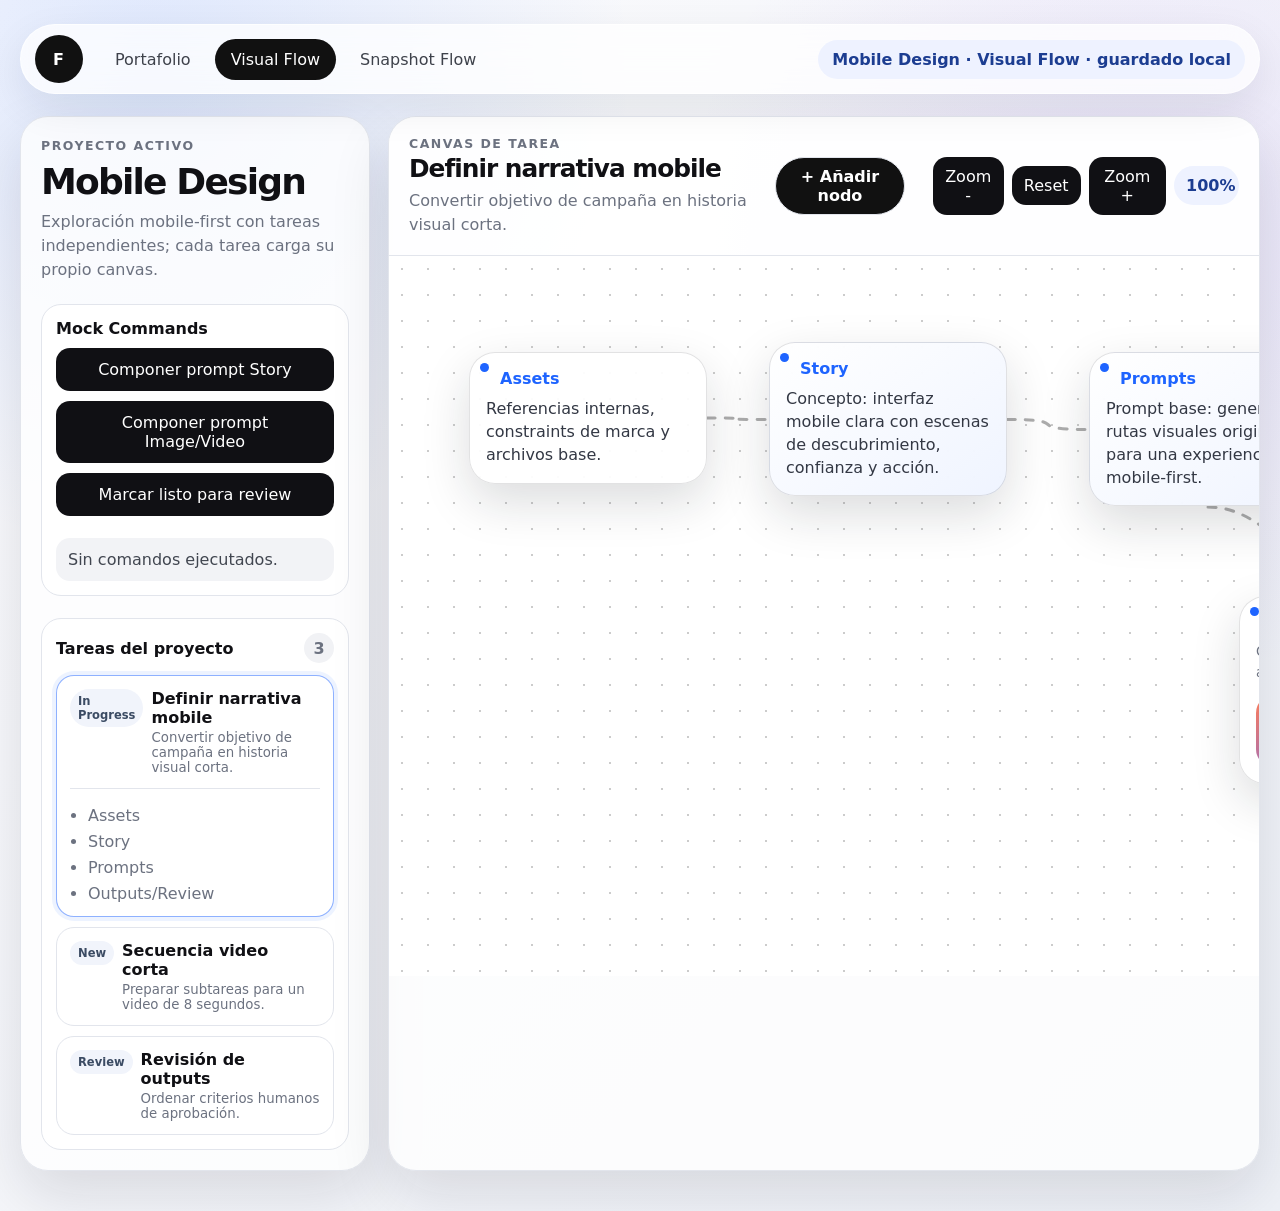
<file: flowforge-completo.html>
<!--
  FlowForge Visual — canvas del proyecto, en un solo archivo.

  Esto es un empaquetado automatico de:
    design-project.html + styles.css + pdf-split.css
    + supabase.js + shared.js + pdf-split-data.js + pdf-split-node.js
    + flow.js + editable.js

  Las imagenes de assets/ NO van incluidas (pesan 7 MB), asi que los nodos
  de referencia se veran sin foto. Todo lo demas funciona igual.
-->
<!doctype html>
<html lang="es">
  <head>
    <meta charset="utf-8" />
    <meta name="viewport" content="width=device-width, initial-scale=1" />
    <title>FlowForge Visual — Visual Flow</title>
    <style>
/* ===== styles.css ===== */
:root {
  color-scheme: light;
  --ink: #101014;
  --muted: #6c7280;
  --line: #e2e5ec;
  --soft: #f5f7fb;
  --accent: #1e64ff;
  --accent-dark: #0f3aa8;
  --success: #0f9f6e;
  --warning: #b76511;
  --violet: #7c3aed;
  --shadow: 0 24px 60px rgba(14, 18, 32, 0.12);
  --radius-lg: 28px;
  --radius-md: 20px;
  --radius-sm: 14px;
  font-family:
    Inter, ui-sans-serif, system-ui, -apple-system, BlinkMacSystemFont, "Segoe UI",
    sans-serif;
}

* {
  box-sizing: border-box;
}

body {
  min-height: 100vh;
  margin: 0;
  background:
    radial-gradient(circle at 12% 6%, rgba(30, 100, 255, 0.13), transparent 30rem),
    radial-gradient(circle at 88% 20%, rgba(124, 58, 237, 0.1), transparent 28rem),
    linear-gradient(135deg, #fbfbfd 0%, #eef1f7 100%);
  color: var(--ink);
}

button,
a,
select {
  font: inherit;
}

button {
  color: inherit;
}

a {
  color: inherit;
  text-decoration: none;
}

.shell,
.project-shell {
  width: min(1440px, calc(100% - 40px));
  margin: 0 auto;
  padding: 24px 0 40px;
}

.topbar {
  display: flex;
  align-items: center;
  gap: 16px;
  min-height: 70px;
  padding: 10px 14px;
  border: 1px solid rgba(255, 255, 255, 0.7);
  border-radius: 999px;
  background: rgba(255, 255, 255, 0.75);
  box-shadow: 0 14px 40px rgba(18, 23, 42, 0.08);
  backdrop-filter: blur(18px);
}

.brand-mark {
  display: grid;
  place-items: center;
  width: 48px;
  height: 48px;
  border-radius: 50%;
  background: #111;
  color: white;
  font-weight: 900;
}

.topnav {
  display: flex;
  align-items: center;
  gap: 8px;
  flex: 1;
}

.topnav a,
.ghost-button {
  border: 0;
  border-radius: 999px;
  padding: 11px 16px;
  background: transparent;
  color: #3e424b;
  cursor: pointer;
}

.topnav a[aria-current="page"],
.ghost-button:hover,
.topnav a:hover {
  background: #111;
  color: white;
}

.operator-pill {
  border-radius: 999px;
  padding: 10px 14px;
  background: #eef2ff;
  color: #1c3d91;
  font-weight: 800;
  white-space: nowrap;
}

.hero {
  display: flex;
  justify-content: space-between;
  align-items: end;
  gap: 24px;
  margin: 42px 0 24px;
}

.portfolio-hero h1 {
  max-width: 860px;
}

.eyebrow {
  margin: 0 0 10px;
  color: var(--accent);
  font-size: 0.78rem;
  font-weight: 900;
  letter-spacing: 0.12em;
  text-transform: uppercase;
}

h1,
h2,
h3,
p {
  margin-top: 0;
}

h1 {
  margin-bottom: 12px;
  font-size: clamp(2.8rem, 8vw, 6.2rem);
  line-height: 0.9;
  letter-spacing: -0.07em;
}

h2 {
  margin-bottom: 0;
  font-size: 1rem;
}

.lede {
  max-width: 680px;
  color: var(--muted);
  font-size: 1.08rem;
  line-height: 1.55;
}

.hero-metrics {
  display: grid;
  grid-template-columns: repeat(3, minmax(100px, 1fr));
  gap: 10px;
  min-width: min(100%, 430px);
}

.hero-metrics span {
  border: 1px solid rgba(255, 255, 255, 0.8);
  border-radius: var(--radius-md);
  padding: 14px;
  background: rgba(255, 255, 255, 0.7);
  color: var(--muted);
}

.hero-metrics strong {
  display: block;
  color: var(--ink);
  font-size: 1.35rem;
}

.project-grid {
  display: grid;
  grid-template-columns: repeat(4, minmax(0, 1fr));
  gap: 18px;
}

.project-card {
  display: flex;
  flex-direction: column;
  min-height: 310px;
  border: 1px solid rgba(255, 255, 255, 0.78);
  border-radius: 32px;
  padding: 22px;
  background: rgba(255, 255, 255, 0.74);
  box-shadow: var(--shadow);
  transition:
    transform 180ms ease,
    box-shadow 180ms ease;
}

.project-card:hover {
  transform: translateY(-4px);
  box-shadow: 0 30px 70px rgba(14, 18, 32, 0.16);
}

.project-card h2 {
  margin: 22px 0 12px;
  font-size: 1.55rem;
  letter-spacing: -0.04em;
}

.project-card p {
  color: var(--muted);
  line-height: 1.5;
}

[contenteditable="true"] {
  cursor: text;
  outline: none;
}

[contenteditable="true"]:focus {
  border-radius: 10px;
  box-shadow: 0 0 0 3px rgba(30, 100, 255, 0.2);
  background: rgba(255, 255, 255, 0.72);
}

.project-card::after {
  content: attr(data-save-state);
  width: fit-content;
  margin-top: 10px;
  border-radius: 999px;
  padding: 6px 9px;
  background: rgba(17, 17, 17, 0.06);
  color: #4d5360;
  font-size: 0.72rem;
  font-weight: 900;
}

.project-card:not([data-save-state])::after {
  content: "Editable";
}

.project-meta {
  display: flex;
  flex-wrap: wrap;
  gap: 8px;
  margin-top: auto;
}

.project-meta span,
.status-pill {
  width: fit-content;
  border-radius: 999px;
  padding: 7px 10px;
  background: rgba(255, 255, 255, 0.7);
  color: #3e4654;
  font-size: 0.78rem;
  font-weight: 900;
}

.status-pill.active {
  background: #e7efff;
  color: #134bb8;
}

.status-pill.review {
  background: #fff1e1;
  color: var(--warning);
}

.status-pill.new {
  background: #e8fff5;
  color: var(--success);
}

.status-pill.lab {
  background: #f1e9ff;
  color: var(--violet);
}

.project-blue {
  background:
    radial-gradient(circle at 80% 10%, rgba(30, 100, 255, 0.18), transparent 9rem),
    rgba(255, 255, 255, 0.76);
}

.project-amber {
  background:
    radial-gradient(circle at 80% 10%, rgba(245, 158, 11, 0.2), transparent 9rem),
    rgba(255, 255, 255, 0.76);
}

.project-green {
  background:
    radial-gradient(circle at 80% 10%, rgba(16, 185, 129, 0.18), transparent 9rem),
    rgba(255, 255, 255, 0.76);
}

.project-violet {
  background:
    radial-gradient(circle at 80% 10%, rgba(124, 58, 237, 0.18), transparent 9rem),
    rgba(255, 255, 255, 0.76);
}

.mock-panel {
  margin-top: 22px;
  border: 1px solid var(--line);
  border-radius: var(--radius-lg);
  padding: 18px;
  background: rgba(255, 255, 255, 0.72);
}

.mock-actions,
.command-card {
  display: grid;
  gap: 10px;
}

.mock-actions {
  grid-template-columns: repeat(3, minmax(0, 1fr));
}

.mock-actions button,
.command-card button,
.zoom-controls button {
  border: 0;
  border-radius: var(--radius-sm);
  padding: 12px 14px;
  background: #101014;
  color: white;
  cursor: pointer;
}

output {
  display: block;
  margin-top: 12px;
  border-radius: var(--radius-sm);
  padding: 12px;
  background: #f2f3f6;
  color: #414650;
}

.canvas-layout {
  display: grid;
  grid-template-columns: 350px minmax(760px, 1fr);
  gap: 18px;
  margin-top: 22px;
}

.side-panel,
.workbench {
  border: 1px solid var(--line);
  border-radius: var(--radius-lg);
  background: rgba(255, 255, 255, 0.78);
  box-shadow: var(--shadow);
}

.side-panel {
  padding: 20px;
}

.side-panel h1 {
  font-size: 2.25rem;
  letter-spacing: -0.05em;
}

.side-panel p,
.flow-node small,
.canvas-toolbar p,
.task-summary {
  color: var(--muted);
  line-height: 1.5;
}

.command-card,
.task-panel {
  margin-top: 22px;
  border: 1px solid var(--line);
  border-radius: var(--radius-md);
  padding: 14px;
  background: #fff;
}

.task-panel-header {
  display: flex;
  justify-content: space-between;
  align-items: center;
  margin-bottom: 12px;
}

.task-panel-header span {
  display: grid;
  place-items: center;
  min-width: 30px;
  height: 30px;
  border-radius: 50%;
  background: #f1f2f5;
  color: var(--muted);
  font-weight: 900;
}

.task-list {
  display: grid;
  gap: 10px;
}

.task-item {
  border: 1px solid var(--line);
  border-radius: 18px;
  overflow: hidden;
  background: #fff;
}

.task-item.active {
  border-color: rgba(30, 100, 255, 0.5);
  box-shadow: 0 0 0 4px rgba(30, 100, 255, 0.08);
}

.task-main {
  display: grid;
  grid-template-columns: 1fr auto;
  gap: 8px;
  width: 100%;
  border: 0;
  padding: 13px;
  background: transparent;
  text-align: left;
  cursor: pointer;
}

.task-main strong,
.task-main small {
  display: block;
}

.task-main small {
  margin-top: 3px;
  color: var(--muted);
}

.task-main span {
  justify-self: end;
  border-radius: 999px;
  padding: 5px 8px;
  background: #f1f4fb;
  color: #3b4b63;
  font-size: 0.72rem;
  font-weight: 900;
}

.subtask-list {
  display: none;
  margin: 0 13px 13px;
  padding: 10px 0 0 18px;
  border-top: 1px solid var(--line);
  color: var(--muted);
}

.task-item.expanded .subtask-list {
  display: block;
}

.subtask-list li {
  margin: 7px 0;
}

.workbench {
  overflow: hidden;
}

.canvas-toolbar {
  display: flex;
  justify-content: space-between;
  align-items: center;
  gap: 16px;
  padding: 18px 20px;
  border-bottom: 1px solid var(--line);
  background: rgba(255, 255, 255, 0.84);
}

.canvas-toolbar h2 {
  margin-bottom: 6px;
  font-size: 1.55rem;
  letter-spacing: -0.04em;
}

.canvas-toolbar p {
  margin-bottom: 0;
}

.zoom-controls {
  display: flex;
  align-items: center;
  gap: 8px;
}

.zoom-controls button {
  padding: 10px 12px;
}

#zoom-label {
  min-width: 58px;
  border-radius: 999px;
  padding: 10px 12px;
  background: #eef2ff;
  color: #1c3d91;
  font-weight: 900;
  text-align: center;
}

.flow-stage {
  position: relative;
  height: 720px;
  overflow: auto;
  background-color: #fff;
  background-image: radial-gradient(rgba(0, 0, 0, 0.2) 1px, transparent 1px);
  background-size: 26px 26px;
}

.canvas-plane {
  position: relative;
  width: 1200px;
  height: 720px;
  min-width: 1200px;
  min-height: 720px;
  transform-origin: 0 0;
}

.connectors {
  position: absolute;
  inset: 0;
  width: 1200px;
  height: 720px;
  pointer-events: none;
}

.connectors path {
  fill: none;
  stroke: rgba(17, 17, 17, 0.34);
  stroke-width: 3;
  stroke-linecap: round;
  stroke-dasharray: 8 10;
}

.flow-node {
  position: absolute;
  width: 238px;
  min-height: 132px;
  border: 1px solid rgba(20, 22, 28, 0.12);
  border-radius: 26px;
  padding: 16px;
  background: rgba(255, 255, 255, 0.94);
  box-shadow: 0 18px 48px rgba(20, 24, 36, 0.15);
  cursor: grab;
  user-select: none;
  transition: box-shadow 160ms ease, border-color 160ms ease, transform 160ms ease;
}

.canvas-actions {
  margin-left: auto;
  margin-right: 12px;
}

.add-node-wrap {
  position: relative;
}

#add-node {
  padding: 9px 16px;
  border: 1px solid var(--line);
  border-radius: 999px;
  background: #111;
  color: #fff;
  font-weight: 800;
  cursor: pointer;
}

.add-node-menu {
  position: absolute;
  right: 0;
  top: calc(100% + 8px);
  z-index: 20;
  display: grid;
  gap: 2px;
  min-width: 232px;
  padding: 6px;
  border: 1px solid var(--line);
  border-radius: 16px;
  background: #fff;
  box-shadow: 0 18px 44px rgba(20, 24, 36, 0.18);
}

.add-node-menu[hidden] {
  display: none;
}

.add-node-menu button {
  padding: 10px 12px;
  border: none;
  border-radius: 10px;
  background: transparent;
  text-align: left;
  font: inherit;
  font-weight: 600;
  cursor: pointer;
}

.add-node-menu button:hover {
  background: #f2f3f6;
}

.node-delete {
  position: absolute;
  top: 6px;
  right: 8px;
  width: 22px;
  height: 22px;
  padding: 0;
  border: none;
  border-radius: 50%;
  background: rgba(20, 24, 36, 0.08);
  color: var(--muted);
  font-size: 15px;
  line-height: 1;
  cursor: pointer;
  opacity: 0;
  transition: opacity 140ms ease, background 140ms ease, color 140ms ease;
}

.flow-node:hover .node-delete,
.flow-node:focus-within .node-delete,
.flow-node.is-focused .node-delete {
  opacity: 1;
}

.node-delete:hover {
  background: #d92c2c;
  color: #fff;
}

.node-resize {
  position: absolute;
  right: 4px;
  bottom: 4px;
  width: 20px;
  height: 20px;
  padding: 0;
  border: none;
  border-radius: 0 0 20px 0;
  background: linear-gradient(135deg, transparent 46%, rgba(20, 24, 36, 0.28) 46%, rgba(20, 24, 36, 0.28) 56%, transparent 56%, transparent 68%, rgba(20, 24, 36, 0.28) 68%, rgba(20, 24, 36, 0.28) 78%, transparent 78%);
  cursor: nwse-resize;
  opacity: 0;
  touch-action: none;
  transition: opacity 140ms ease;
}

.flow-node:hover .node-resize,
.flow-node:focus-within .node-resize,
.flow-node.is-focused .node-resize,
.flow-node.resizing .node-resize {
  opacity: 1;
}

.flow-node.has-custom-size {
  overflow: auto;
}

.flow-node.has-custom-size img {
  max-height: 62%;
}

.flow-node.resizing {
  cursor: nwse-resize;
  user-select: none;
}

.reference-node { width: 250px; }
.reference-node img { display: block; width: 100%; max-height: 150px; object-fit: cover; border-radius: 12px; margin: 10px 0; }
.reference-node a { display: inline-block; margin-top: 8px; color: var(--node-color, #1e64ff); font-weight: 700; font-size: 12px; }

.flow-node:hover,
.flow-node:focus-visible,
.flow-node.is-focused {
  border-color: var(--node-color, var(--accent));
  box-shadow: 0 20px 52px rgba(20, 24, 36, 0.22), 0 0 0 3px color-mix(in srgb, var(--node-color, var(--accent)) 18%, transparent);
  outline: none;
}

.flow-node:focus-visible { transform: translateY(-2px); }

.flow-node::before {
  content: "";
  position: absolute;
  inset: 10px auto auto 10px;
  width: 9px;
  height: 9px;
  border-radius: 50%;
  background: var(--node-color, var(--accent));
}

.flow-node span {
  display: block;
  margin: 0 0 9px 14px;
  color: var(--node-color, var(--accent));
  font-weight: 900;
}

.flow-node p {
  margin-bottom: 0;
  color: #333844;
  line-height: 1.45;
  user-select: text;
}

.flow-node p:focus {
  outline: 2px solid rgba(30, 100, 255, 0.35);
  border-radius: 10px;
}

.editable-node {
  background: linear-gradient(145deg, rgba(255, 255, 255, 0.98), rgba(239, 244, 255, 0.98));
}

.wide-node {
  width: 340px;
}

.view-map-node {
  width: 520px;
  min-height: 390px;
}

.upload-views-label {
  display: inline-flex;
  align-items: center;
  gap: 8px;
  margin: 3px 0 8px 14px;
  border-radius: 999px;
  padding: 8px 10px;
  background: #101014;
  color: #fff;
  cursor: pointer;
  font-size: 0.78rem;
  font-weight: 800;
}

.upload-views-label input {
  width: 130px;
  color: transparent;
  font-size: 0.7rem;
}

.view-map-hint {
  display: block;
  margin: 0 0 12px 14px;
}

.helmet-views {
  display: grid;
  grid-template-columns: repeat(2, 1fr);
  gap: 10px;
}

.helmet-view {
  margin: 0;
}

.view-preview {
  position: relative;
  display: grid;
  min-height: 120px;
  overflow: hidden;
  place-items: end start;
  border: 1px dashed rgba(17, 17, 17, 0.2);
  border-radius: 14px;
  padding: 9px;
  background: linear-gradient(135deg, #eff3f9, #dce4f0);
}

.view-preview.has-image::before {
  content: "";
  position: absolute;
  inset: 0;
  background-image: var(--view-image);
  background-size: 200% 200%;
  background-repeat: no-repeat;
}

.view-preview[data-view-index="0"] { --view-position: 0% 0%; }
.view-preview[data-view-index="1"] { --view-position: 100% 0%; }
.view-preview[data-view-index="2"] { --view-position: 0% 100%; }
.view-preview[data-view-index="3"] { --view-position: 100% 100%; }

.view-preview.has-image::before {
  background-position: var(--view-position);
}

.view-preview span {
  position: relative;
  z-index: 1;
  margin: 0;
  border-radius: 999px;
  padding: 4px 6px;
  background: rgba(17, 17, 17, 0.72);
  color: #fff;
  font-size: 0.65rem;
}

.helmet-view figcaption {
  margin-top: 5px;
  color: var(--muted);
  font-size: 0.72rem;
  font-weight: 800;
}

.prompt-node {
  width: 330px;
}

.prompt-node details {
  margin-top: 8px;
}

.prompt-node summary {
  color: #333844;
  cursor: pointer;
  font-size: 0.82rem;
  font-weight: 800;
}

.prompt-node details p {
  margin-top: 10px;
  font-size: 0.82rem;
}

.review-node {
  width: 270px;
}

.review-node label,
.review-node select {
  display: block;
  width: 100%;
}

.review-node label {
  margin-top: 12px;
  color: var(--muted);
  font-size: 0.8rem;
  font-weight: 800;
}

.review-node select {
  margin-top: 6px;
  border: 1px solid var(--line);
  border-radius: 12px;
  padding: 10px;
  background: white;
}

.output-grid {
  display: grid;
  grid-template-columns: repeat(3, 1fr);
  gap: 10px;
  margin-top: 12px;
}

.visual-placeholder {
  display: grid;
  place-items: end start;
  aspect-ratio: 1;
  border-radius: 18px;
  padding: 9px;
  color: white;
  font-size: 0.76rem;
  font-weight: 900;
}

.sunrise {
  background:
    radial-gradient(circle at 30% 25%, rgba(255, 255, 255, 0.86), transparent 18%),
    linear-gradient(135deg, #ff7d56, #5f63ff);
}

.mint {
  background:
    radial-gradient(circle at 70% 32%, rgba(255, 255, 255, 0.8), transparent 17%),
    linear-gradient(135deg, #16c784, #1d4ed8);
}

.violet {
  background:
    radial-gradient(circle at 42% 62%, rgba(255, 255, 255, 0.75), transparent 20%),
    linear-gradient(135deg, #9b5cff, #111827);
}

.amber {
  background:
    radial-gradient(circle at 50% 36%, rgba(255, 255, 255, 0.8), transparent 18%),
    linear-gradient(135deg, #f59e0b, #ef4444);
}

.dragging {
  opacity: 0.72;
}

@media (max-width: 1120px) {
  .project-grid {
    grid-template-columns: repeat(2, minmax(0, 1fr));
  }

  .canvas-layout {
    grid-template-columns: 1fr;
  }
}

@media (max-width: 760px) {
  .hero,
  .topbar,
  .canvas-toolbar {
    align-items: stretch;
    flex-direction: column;
  }

  .topnav,
  .zoom-controls,
  .hero-metrics {
    flex-wrap: wrap;
  }

  .project-grid,
  .hero-metrics,
  .mock-actions {
    grid-template-columns: 1fr;
  }

  .flow-stage {
    height: 680px;
  }
}

    </style>
    <style>
/* ===== pdf-split.css ===== */
.mock-pill {
  background: #fff5e6;
  border-color: #f0c489;
  color: #8a5100;
}

.drop-zone {
  display: grid;
  gap: 6px;
  justify-items: center;
  text-align: center;
  padding: 22px 14px;
  border: 2px dashed var(--line);
  border-radius: var(--radius-md);
  cursor: pointer;
  transition: border-color 140ms ease, background 140ms ease;
}

.drop-zone:hover,
.drop-zone.is-hovered {
  border-color: var(--accent);
  background: color-mix(in srgb, var(--accent) 6%, #fff);
}

.drop-zone.has-file {
  border-style: solid;
  border-color: var(--accent);
}

.drop-zone input {
  display: none;
}

.drop-zone small {
  color: var(--muted);
}

.segmented {
  display: grid;
  grid-auto-flow: column;
  gap: 6px;
  padding: 4px;
  border: 1px solid var(--line);
  border-radius: 999px;
}

.segmented button {
  border: none;
  border-radius: 999px;
  padding: 8px 10px;
  background: transparent;
  font-weight: 700;
  cursor: pointer;
}

.segmented button.is-active {
  background: #111;
  color: #fff;
}

.mode-hint,
.cost-hint {
  display: block;
  margin-top: 8px;
  color: var(--muted);
  line-height: 1.5;
}

.field-label {
  display: block;
  margin-bottom: 6px;
  font-size: 12px;
  font-weight: 800;
  color: var(--muted);
}

#model-select {
  width: 100%;
  padding: 9px 10px;
  border: 1px solid var(--line);
  border-radius: 12px;
  background: #fff;
  font: inherit;
}

.run-button {
  width: 100%;
  margin-top: 14px;
  padding: 12px;
  border: none;
  border-radius: 999px;
  background: #111;
  color: #fff;
  font-weight: 800;
  cursor: pointer;
}

.run-button:disabled {
  background: #d7d9de;
  color: #8a8d95;
  cursor: not-allowed;
}

#run-log {
  display: block;
  margin-top: 12px;
  padding: 10px;
  border-radius: 12px;
  background: #f6f7f9;
  color: var(--muted);
  line-height: 1.5;
  font-size: 13px;
}

#approve-button {
  padding: 9px 16px;
  border: 1px solid var(--line);
  border-radius: 999px;
  background: #111;
  color: #fff;
  font-weight: 800;
  cursor: pointer;
}

#approve-button:disabled {
  background: #d7d9de;
  color: #8a8d95;
  border-color: transparent;
  cursor: not-allowed;
}

.result-stage {
  padding: 22px;
  overflow: auto;
}

.result-grid {
  display: grid;
  grid-template-columns: repeat(auto-fill, minmax(232px, 1fr));
  gap: 16px;
}

.empty-state {
  max-width: 46ch;
  margin: 10px 0 0;
  color: var(--muted);
  line-height: 1.6;
}

.piece-card {
  display: grid;
  gap: 8px;
  align-content: start;
  padding: 14px;
  border: 1px solid rgba(20, 22, 28, 0.12);
  border-radius: 22px;
  background: #fff;
  box-shadow: 0 14px 34px rgba(20, 24, 36, 0.1);
}

.piece-card.is-accepted {
  border-color: var(--accent);
  box-shadow: 0 14px 34px rgba(20, 24, 36, 0.14), 0 0 0 3px color-mix(in srgb, var(--accent) 18%, transparent);
}

.piece-preview {
  position: relative;
  display: grid;
  place-items: center;
  height: 128px;
  border-radius: 14px;
  background: repeating-linear-gradient(135deg, #f2f3f6, #f2f3f6 9px, #e9ebef 9px, #e9ebef 18px);
  color: var(--muted);
  font-weight: 800;
}

.piece-preview.has-image {
  background-size: cover;
  background-position: center;
}

.confidence-badge {
  position: absolute;
  right: 7px;
  bottom: 7px;
  padding: 3px 8px;
  border-radius: 999px;
  background: rgba(17, 17, 17, 0.82);
  color: #fff;
  font-size: 11px;
  font-weight: 700;
}

.piece-name {
  font-size: 15px;
  outline: none;
}

.piece-name:focus {
  border-radius: 6px;
  box-shadow: 0 0 0 3px color-mix(in srgb, var(--accent) 22%, transparent);
}

.piece-card small {
  color: var(--muted);
  line-height: 1.5;
}

.piece-actions {
  display: grid;
  grid-auto-flow: column;
  gap: 8px;
  margin-top: 2px;
}

.piece-actions button {
  padding: 8px;
  border-radius: 999px;
  font-weight: 700;
  cursor: pointer;
}

.accept-button {
  border: none;
  background: #111;
  color: #fff;
}

.is-accepted .accept-button {
  background: var(--accent);
}

.discard-button {
  border: 1px solid var(--line);
  background: #fff;
  color: var(--muted);
}

/* El mismo módulo, viviendo dentro de un nodo del canvas. */
.pdf-split-node {
  width: 300px;
  display: grid;
  gap: 9px;
  align-content: start;
}

.pdf-split-node .node-drop {
  padding: 14px 10px;
  border-radius: 14px;
}

.pdf-split-node .node-drop strong {
  font-size: 13px;
  word-break: break-word;
}

.pdf-split-node .node-drop small,
.pdf-split-node .mode-hint,
.pdf-split-node .cost-hint {
  margin-top: 0;
  font-size: 11.5px;
}

.pdf-split-node .segmented {
  padding: 3px;
}

.pdf-split-node .segmented button {
  padding: 6px 8px;
  font-size: 12.5px;
}

.pdf-split-node select {
  width: 100%;
  padding: 7px 9px;
  border: 1px solid var(--line);
  border-radius: 10px;
  background: #fff;
  font: inherit;
  font-size: 12.5px;
}

.pdf-split-node .run-button {
  margin-top: 0;
  padding: 10px;
  font-size: 13px;
}

.pdf-split-node output {
  display: block;
  padding: 8px 9px;
  border-radius: 10px;
  background: #f6f7f9;
  color: var(--muted);
  font-size: 11.5px;
  line-height: 1.45;
}

.node-pieces {
  display: grid;
  gap: 6px;
}

.piece-row {
  display: grid;
  grid-template-columns: 1fr auto auto;
  gap: 7px;
  align-items: center;
  padding: 7px 9px;
  border: 1px solid var(--line);
  border-radius: 11px;
  background: #fff;
}

.piece-row.is-accepted {
  border-color: var(--node-color, var(--accent));
  background: color-mix(in srgb, var(--node-color, var(--accent)) 7%, #fff);
}

.piece-row strong {
  font-size: 12.5px;
  outline: none;
}

.piece-confidence {
  color: var(--muted);
  font-size: 11px;
  font-weight: 700;
}

.piece-toggle {
  padding: 5px 10px;
  border: none;
  border-radius: 999px;
  background: #111;
  color: #fff;
  font-size: 11px;
  font-weight: 700;
  cursor: pointer;
}

.piece-row.is-accepted .piece-toggle {
  background: var(--node-color, var(--accent));
}

.pieces-summary {
  color: var(--muted);
  font-size: 11px;
  line-height: 1.45;
}

    </style>
  </head>
  <body>
    <main class="project-shell">
      <header class="topbar">
        <div class="brand-mark">F</div>
        <nav class="topnav" aria-label="Navegación principal">
          <a href="./index.html">Portafolio</a>
          <a href="./design-project.html?project=mobile-design" aria-current="page">Visual Flow</a>
          <button class="ghost-button" type="button" data-command="snapshot-flow">Snapshot Flow</button>
        </nav>
        <div class="operator-pill" id="project-pill">Proyecto · Editable</div>
      </header>

      <section class="canvas-layout">
        <aside class="side-panel">
          <p class="eyebrow">Proyecto activo</p>
          <h1 id="project-title">Visual Flow</h1>
          <p id="project-summary">
            Selecciona una tarea para cargar su canvas. Cada tarea contiene subtareas como nodos internos.
          </p>

          <div class="command-card">
            <h2>Mock Commands</h2>
            <button type="button" data-command="compose-story-agent">Componer prompt Story</button>
            <button type="button" data-command="compose-image-agent">Componer prompt Image/Video</button>
            <button type="button" data-command="mark-review-ready">Marcar listo para review</button>
            <output id="command-log">Sin comandos ejecutados.</output>
          </div>

          <div class="task-panel" aria-label="Microtablero de tareas del proyecto">
            <div class="task-panel-header">
              <h2>Tareas del proyecto</h2>
              <span id="task-count">0</span>
            </div>
            <div id="task-list" class="task-list"></div>
          </div>
        </aside>

        <section class="workbench">
          <div class="canvas-toolbar">
            <div>
              <p class="eyebrow">Canvas de tarea</p>
              <h2 id="canvas-title">Selecciona una tarea</h2>
              <p id="canvas-description">Las subtareas aparecerán como nodos dentro del lienzo.</p>
            </div>
            <div class="canvas-actions">
              <div class="add-node-wrap">
                <button type="button" id="add-node" aria-haspopup="true" aria-expanded="false">+ Añadir nodo</button>
                <div class="add-node-menu" id="add-node-menu" hidden>
                  <button type="button" data-node-kind="pdf-split">Nodo de separación (PDF)</button>
                  <button type="button" data-node-kind="text">Nodo de texto</button>
                  <button type="button" data-node-kind="prompt">Nodo de prompt</button>
                  <button type="button" data-node-kind="view-map">Nodo de imagen</button>
                  <button type="button" data-node-kind="output">Nodo de resultados</button>
                </div>
              </div>
            </div>
            <div class="zoom-controls" aria-label="Controles de zoom">
              <button type="button" id="zoom-out">Zoom -</button>
              <button type="button" id="zoom-reset">Reset</button>
              <button type="button" id="zoom-in">Zoom +</button>
              <span id="zoom-label">100%</span>
            </div>
          </div>

          <section class="flow-stage" aria-label="Lienzo de subtareas conectadas">
            <div class="canvas-plane" id="canvas-plane">
              <svg class="connectors" aria-hidden="true"></svg>
              <div id="node-layer"></div>
            </div>
          </section>
        </section>
      </section>
    </main>

    <script>
// ===== supabase.js =====
const FLOWFORGE_SUPABASE_URL = "https://wvwqeizmxucpdentpkbl.supabase.co";
const FLOWFORGE_SUPABASE_KEY = "sb_publishable_m6qWXQGves4e7WQ3l3WhFw_DbHVcVdh";

const FlowForgeSupabase = {
  enabled: Boolean(FLOWFORGE_SUPABASE_URL && FLOWFORGE_SUPABASE_KEY),
  url: FLOWFORGE_SUPABASE_URL,
  headers: {
    apikey: FLOWFORGE_SUPABASE_KEY,
    Authorization: `Bearer ${FLOWFORGE_SUPABASE_KEY}`,
    "Content-Type": "application/json",
    Prefer: "resolution=merge-duplicates,return=representation"
  },

  async read(path) {
    if (!this.enabled) return null;
    const response = await fetch(`${this.url}/rest/v1/${path}`, {
      headers: this.headers
    });
    if (!response.ok) throw new Error(`Supabase read failed: ${response.status}`);
    return response.json();
  },

  async upsert(table, payload, conflictKey) {
    if (!this.enabled) return null;
    const response = await fetch(`${this.url}/rest/v1/${table}?on_conflict=${conflictKey}`, {
      method: "POST",
      headers: this.headers,
      body: JSON.stringify(payload)
    });
    if (!response.ok) throw new Error(`Supabase upsert failed: ${response.status}`);
    return response.json();
  }
};

window.FlowForgeSupabase = FlowForgeSupabase;

    </script>
    <script>
// ===== shared.js =====
const commandLog = document.querySelector("#command-log");

const mockCommands = {
  "export-prompts": "Mock: se prepararía un paquete Markdown con prompts y avances del portafolio.",
  "prepare-agent-prompt": "Mock: se construiría el prompt para una tarea/agente de ChatGPT.",
  "queue-render": "Mock: se agregaría un output visual a una cola local, sin API.",
  "save-markdown": "Mock: se guardaría el historial en proyectos/flowforge-visual/prompts/.",
  "snapshot-flow": "Mock: se registraría un snapshot del canvas actual como entrada de bitácora.",
  "compose-story-agent": "Mock: se compondría un prompt para refinar el nodo Story de la tarea activa.",
  "compose-image-agent": "Mock: se compondría un prompt para Image/Video Gen de la tarea activa.",
  "mark-review-ready": "Mock: se marcaría la tarea activa como lista para revisión humana."
};

document.querySelectorAll("[data-command]").forEach((button) => {
  button.addEventListener("click", () => {
    const commandName = button.dataset.command;
    const message = mockCommands[commandName] || `Mock: comando ${commandName} sin conexión externa.`;
    if (commandLog) {
      commandLog.value = message;
      commandLog.textContent = message;
    }
  });
});

    </script>
    <script>
// ===== pdf-split-data.js =====
const PIECES = {
  vistas: [
    { label: "Vista frontal", note: "Silueta, visor y mentonera completos.", confidence: 0.96 },
    { label: "Vista lateral izquierda", note: "Base habitual para aplicar el diseño.", confidence: 0.94 },
    { label: "Vista lateral derecha", note: "Spoiler y uniones visibles.", confidence: 0.93 },
    { label: "Vista trasera", note: "Ventilaciones y componentes posteriores.", confidence: 0.9 },
    { label: "Vista superior", note: "Curvatura y zona de aplicación permitida.", confidence: 0.88 }
  ],
  secciones: [
    { label: "Portada del modelo", note: "Nombre comercial y código de referencia.", confidence: 0.97 },
    { label: "Ficha de especificaciones", note: "Tallas, materiales y homologación.", confidence: 0.92 },
    { label: "Paleta de color", note: "Códigos de color declarados en el documento.", confidence: 0.89 },
    { label: "Patrón gráfico", note: "Motivo repetible separado del fondo.", confidence: 0.86 },
    { label: "Detalles de montaje", note: "Ampliaciones de uniones y herrajes.", confidence: 0.81 }
  ]
};

const MODE_HINTS = {
  vistas: "Vistas: frontal, laterales, trasera y superior del mismo casco.",
  secciones: "Secciones: bloques del documento (portada, ficha, paleta, patrón, detalles)."
};

const MODEL_STEPS = {
  haiku: ["Leyendo el PDF página por página", "Haiku describe cada bloque visual", "Recortando piezas y nombrándolas"],
  mini: ["Leyendo el PDF página por página", "El modelo mini clasifica cada bloque", "Recortando piezas y nombrándolas"],
  local: ["Leyendo el PDF página por página", "Detectando marcos por contraste", "Recortando piezas por reglas fijas"]
};

const MODEL_LABELS = {
  haiku: "Claude Haiku 4.5",
  mini: "GPT mini",
  local: "Recorte local"
};

const MODEL_COSTS = {
  haiku: "≈ $0.004 por PDF · el más barato",
  mini: "≈ $0.006 por PDF",
  local: "$0 · recorte por reglas, sin modelo"
};

function pdfSplitWait(ms) {
  return new Promise((resolve) => setTimeout(resolve, ms));
}

    </script>
    <script>
// ===== pdf-split-node.js =====
function pdfSplitOptionsMarkup(selected) {
  return Object.keys(MODEL_LABELS)
    .map((key) => `<option value="${key}" ${key === selected ? "selected" : ""}>${MODEL_LABELS[key]}</option>`)
    .join("");
}

function renderPdfSplitNode(element, taskNode, onChange) {
  const mode = taskNode.mode || "vistas";
  const model = taskNode.model || "haiku";
  const hasFile = Boolean(taskNode.fileName);

  element.classList.add("pdf-split-node");
  element.innerHTML = `
    <span>${taskNode.title}</span>
    <label class="drop-zone node-drop${hasFile ? " has-file" : ""}" data-drop>
      <input type="file" accept="application/pdf,image/png,image/jpeg" data-file />
      <strong data-drop-title>${hasFile ? taskNode.fileName : "Arrastra el PDF aquí"}</strong>
      <small data-drop-hint>${hasFile ? "Clic para cambiarlo." : "o haz clic para elegirlo. Acepta PNG/JPG."}</small>
    </label>
    <div class="segmented" data-modes role="group" aria-label="Tipo de separación">
      <button type="button" data-mode="vistas"${mode === "vistas" ? ' class="is-active"' : ""}>Vistas</button>
      <button type="button" data-mode="secciones"${mode === "secciones" ? ' class="is-active"' : ""}>Secciones</button>
    </div>
    <small class="mode-hint" data-mode-hint>${MODE_HINTS[mode]}</small>
    <select data-model aria-label="Modelo de separación">${pdfSplitOptionsMarkup(model)}</select>
    <small class="cost-hint" data-cost>${MODEL_COSTS[model]}</small>
    <button type="button" class="run-button" data-run${hasFile ? "" : " disabled"}>Separar automáticamente</button>
    <output data-log>${hasFile ? "Archivo cargado. Pulsa separar." : "Esperando archivo."}</output>
    <div class="node-pieces" data-pieces></div>
  `;

  const dropZone = element.querySelector("[data-drop]");
  const fileInput = element.querySelector("[data-file]");
  const dropTitle = element.querySelector("[data-drop-title]");
  const dropHint = element.querySelector("[data-drop-hint]");
  const modeHint = element.querySelector("[data-mode-hint]");
  const modelSelect = element.querySelector("[data-model]");
  const costHint = element.querySelector("[data-cost]");
  const runButton = element.querySelector("[data-run]");
  const log = element.querySelector("[data-log]");
  const piecesHost = element.querySelector("[data-pieces]");

  let running = false;

  function renderPieces() {
    piecesHost.innerHTML = "";
    const pieces = taskNode.pieces || [];

    pieces.forEach((piece) => {
      const row = document.createElement("div");
      row.className = piece.accepted ? "piece-row is-accepted" : "piece-row";

      const name = document.createElement("strong");
      name.contentEditable = "true";
      name.spellcheck = false;
      name.textContent = piece.label;
      name.addEventListener("input", () => {
        piece.label = name.textContent.trim();
        onChange();
      });

      const badge = document.createElement("span");
      badge.className = "piece-confidence";
      badge.textContent = `${Math.round(piece.confidence * 100)}%`;

      const toggle = document.createElement("button");
      toggle.type = "button";
      toggle.className = "piece-toggle";
      toggle.textContent = piece.accepted ? "Aceptada" : "Aceptar";
      toggle.addEventListener("click", () => {
        piece.accepted = !piece.accepted;
        renderPieces();
        onChange();
      });

      row.append(name, badge, toggle);
      piecesHost.appendChild(row);
    });

    if (pieces.length > 0) {
      const accepted = pieces.filter((piece) => piece.accepted).length;
      const summary = document.createElement("small");
      summary.className = "pieces-summary";
      summary.textContent = `${accepted} de ${pieces.length} aceptadas. En el flujo real, las aceptadas entran al canvas como nodos propios.`;
      piecesHost.appendChild(summary);
    }
  }

  dropZone.addEventListener("dragover", (event) => {
    event.preventDefault();
    dropZone.classList.add("is-hovered");
  });

  dropZone.addEventListener("dragleave", () => dropZone.classList.remove("is-hovered"));

  function setFile(file) {
    if (!file) return;
    taskNode.fileName = file.name;
    taskNode.fileSize = Math.max(1, Math.round(file.size / 1024));
    dropTitle.textContent = file.name;
    dropHint.textContent = `${taskNode.fileSize} KB · clic para cambiarlo.`;
    dropZone.classList.add("has-file");
    runButton.disabled = false;
    log.textContent = "Archivo cargado. Pulsa separar.";
    onChange();
  }

  dropZone.addEventListener("drop", (event) => {
    event.preventDefault();
    dropZone.classList.remove("is-hovered");
    setFile(event.dataTransfer.files?.[0]);
  });

  fileInput.addEventListener("change", () => setFile(fileInput.files?.[0]));

  element.querySelectorAll("[data-mode]").forEach((button) => {
    button.addEventListener("click", () => {
      taskNode.mode = button.dataset.mode;
      element.querySelectorAll("[data-mode]").forEach((other) => {
        other.classList.toggle("is-active", other === button);
      });
      modeHint.textContent = MODE_HINTS[taskNode.mode];
      onChange();
    });
  });

  modelSelect.addEventListener("change", () => {
    taskNode.model = modelSelect.value;
    costHint.textContent = MODEL_COSTS[taskNode.model];
    onChange();
  });

  runButton.addEventListener("click", async () => {
    if (running || !taskNode.fileName) return;
    running = true;
    runButton.disabled = true;
    taskNode.pieces = [];
    renderPieces();

    const steps = MODEL_STEPS[taskNode.model || "haiku"];
    for (let index = 0; index < steps.length; index += 1) {
      log.textContent = `${index + 1}/${steps.length} · ${steps[index]}…`;
      await pdfSplitWait(650);
    }

    taskNode.pieces = PIECES[taskNode.mode || "vistas"].map((piece) => ({ ...piece, accepted: false }));
    renderPieces();
    log.textContent = `${MODEL_LABELS[taskNode.model || "haiku"]} propuso ${taskNode.pieces.length} piezas. Simulación: nada salió de tu equipo.`;

    running = false;
    runButton.disabled = false;
    onChange();
  });

  renderPieces();
}

    </script>
    <script>
// ===== flow.js =====
const projects = {
  "mobile-design": {
    title: "Mobile Design",
    pill: "Mobile Design · Visual Flow",
    summary: "Exploración mobile-first con tareas independientes; cada tarea carga su propio canvas.",
    accent: "#1e64ff",
    tasks: [
      {
        id: "brief-mobile",
        title: "Definir narrativa mobile",
        status: "In Progress",
        summary: "Convertir objetivo de campaña en historia visual corta.",
        nodes: [
          node("assets", "Assets", "Referencias internas, constraints de marca y archivos base.", 80, 96),
          node("story", "Story", "Concepto: interfaz mobile clara con escenas de descubrimiento, confianza y acción.", 380, 86, true),
          node("prompts", "Prompts", "Prompt base: generar rutas visuales originales para una experiencia mobile-first.", 700, 96, true),
          outputNode("outputs", "Outputs/Review", "Comparar tres direcciones mock antes de pedir nuevas variantes.", 850, 340)
        ],
        links: [
          ["assets", "story"],
          ["story", "prompts"],
          ["prompts", "outputs"]
        ]
      },
      {
        id: "motion-mobile",
        title: "Secuencia video corta",
        status: "New",
        summary: "Preparar subtareas para un video de 8 segundos.",
        nodes: [
          node("assets", "Assets", "Pantallas, fondos neutros y ritmo visual.", 120, 120),
          node("story", "Story", "Inicio: problema claro. Medio: transición visual. Cierre: CTA limpio.", 420, 110, true),
          node("prompts", "Prompts", "Prompt: storyboard en tres beats con movimiento suave y composición vertical.", 715, 120, true),
          outputNode("review", "Outputs/Review", "Placeholders para clips A/B/C y decisión de ritmo.", 780, 385)
        ],
        links: [
          ["assets", "story"],
          ["story", "prompts"],
          ["prompts", "review"]
        ]
      },
      {
        id: "review-mobile",
        title: "Revisión de outputs",
        status: "Review",
        summary: "Ordenar criterios humanos de aprobación.",
        nodes: [
          node("criteria", "Criterios", "Claridad, originalidad, lectura mobile y coherencia con la historia.", 110, 120),
          node("story", "Story", "Resumen editable de intención visual aprobable.", 390, 100, true),
          node("prompts", "Prompts", "Prompt de corrección: ajustar composición sin copiar referencias externas.", 690, 120, true),
          outputNode("review", "Outputs/Review", "Elegir versión candidata y anotar cambios pendientes.", 410, 390)
        ],
        links: [
          ["criteria", "story"],
          ["story", "prompts"],
          ["prompts", "review"]
        ]
      }
    ]
  },
  "validar-alcance": {
    title: "Validar alcance sin API",
    pill: "Alcance · Sin API",
    summary: "Proyecto para separar mocks, autorizaciones y límites antes de automatizar.",
    accent: "#b76511",
    tasks: [
      {
        id: "mapa-limites",
        title: "Mapa de vistas",
        status: "Visión",
        summary: "Separar las cuatro vistas del casco y declarar su estructura antes de aplicar un diseño.",
        nodes: [
          viewMapNode("vistas-casco", 70, 82),
          node("claves", "Elementos clave", "Identificar silueta, visor, spoiler, ventilaciones, tomas y uniones que definen cada vista.", 650, 82, true),
          node("invariables", "No pueden variar", "Mantener geometría, proporciones, densidad del visor, textura/material base y ubicación funcional de componentes.", 920, 235, true),
          node("variables", "Sí pueden variar", "Iluminación, color, patrón de fondo y accesorios, sin cubrir ni deformar la estructura original.", 650, 430, true),
          promptNode("prompt-vision", "Prompt de visión", "Analiza esta vista del casco. Describe sus elementos clave. Separa componentes estructurales invariables de atributos que pueden variar. Conserva exactamente silueta, proporciones, visor, spoiler y uniones. No propongas una imagen lifestyle, 3D ni fotorrealista: la salida debe mantener lenguaje vectorial tipo Illustrator.", 920, 510)
        ],
        links: [
          ["vistas-casco", "claves"],
          ["claves", "invariables"],
          ["claves", "variables"],
          ["invariables", "prompt-vision"],
          ["variables", "prompt-vision"]
        ]
      },
      {
        id: "historial-prompts",
        title: "Historial Markdown",
        status: "In Progress",
        summary: "Asegurar que los prompts importantes tengan trazabilidad local.",
        nodes: [
          node("assets", "Prompt recibido", "Solicitud original del usuario y contexto del proyecto.", 120, 110),
          node("story", "Resumen", "Arquitectura: proyecto → tarea/canvas → subtarea/nodo.", 420, 120, true),
          node("prompts", "Markdown", "Guardar avances bajo proyectos/flowforge-visual/.", 720, 115, true),
          node("review", "Control", "No editar bitácora general ni Dashboard CxC.", 500, 390)
        ],
        links: [
          ["assets", "story"],
          ["story", "prompts"],
          ["prompts", "review"]
        ]
      }
    ]
  },
  "spiderman": {
    title: "Proyecto Spiderman",
    pill: "Spiderman · Visual Flow",
    summary: "Exploración mobile-first para convertir la idea de Spiderman en una secuencia visual revisable.",
    accent: "#1e64ff",
    tasks: [
      {
        id: "spiderman-narrativa",
        title: "Definir narrativa Spiderman",
        status: "In Progress",
        summary: "Organizar componentes, historia y revisión dentro de un único canvas.",
        nodes: [
          referenceNode("pdf-model", "1. Modelo BOSTON 4.0", "Unidad estructural de referencia. De aquí se derivan cinco vistas, no cinco cascos.", "assets/boston-model-page-1.png", 70, 120),
          viewImageNode("frontal", "Vista estructural · Frontal", "Manifestación parcial del mismo casco. Mantener silueta, visor, mentonera y proporciones.", "assets/boston-frontal.png", 440, 55),
          viewImageNode("lateral-izq", "Vista estructural · Lateral izquierda", "Vista base para aplicar el diseño. No confundirla con una captura de detalle.", "assets/boston-izquierda.png", 440, 350),
          viewImageNode("lateral-der", "Vista estructural · Lateral derecha", "Mantener spoiler, visor, uniones y geometría funcional.", "assets/boston-derecha.png", 440, 645),
          viewImageNode("trasera", "Vista estructural · Trasera", "Conservar componentes posteriores, ventilaciones y proporción del casco.", "assets/boston-trasera.png", 440, 940),
          viewImageNode("superior", "Vista estructural · Superior", "Conservar superficie superior, curvatura y zonas de aplicación permitidas.", "assets/boston-superior.png", 440, 1235),
          node("detalles", "2. Capturas de detalle asociadas", "Líneas, uniones, visor, spoiler, textura y componentes. Son ampliaciones subordinadas a su vista de origen; no son vistas nuevas.", 820, 300, true),
          node("area", "3. Área rectangular de aplicación", "Seleccionar una vista y marcar un rectángulo: aquí entra el patrón, sin alterar estructura ni geometría.", 1130, 300, true),
          referenceNode("pdf-design", "4. Referencia de diseño · HALLOWEEN", "Patrón, color, tonalidad, títulos e imágenes: referencia de diseño, no estructura del casco.", "assets/halloween-design-page-1.png", 1130, 550),
          node("permitido", "5. Permitido / accidental", "Puede variar: escala local, posición puntual y accesorios autorizados. No puede variar: silueta, proporción, visor, spoiler, uniones ni patrón como sistema.", 1500, 300, true),
          promptNode("prompt-vision", "6. Prompt de análisis", "Analiza las cinco vistas estructurales del mismo casco. Relaciona cada captura de detalle con su vista de origen. Distingue: necesario (estructura), permitido (color, patrón, accesorios autorizados) y accidental (escala o ubicación puntual). Selecciona una vista y marca un área rectangular para aplicar el diseño vectorial sin deformar casco, visor, spoiler, uniones ni geometría.", 1500, 600),
          outputNode("outputs", "7. Resultado visual controlado", "Vista elegida + área rectangular + patrón + accesorios. Revisión antes de generar cualquier variante.", 1850, 420)
        ],
        links: [["pdf-model", "frontal"], ["pdf-model", "lateral-izq"], ["pdf-model", "lateral-der"], ["pdf-model", "trasera"], ["pdf-model", "superior"], ["lateral-izq", "detalles"], ["detalles", "area"], ["area", "pdf-design"], ["pdf-design", "permitido"], ["permitido", "prompt-vision"], ["prompt-vision", "outputs"]]
      },
      {
        id: "spiderman-componentes",
        title: "Componentes del proyecto",
        status: "Review",
        summary: "Verificar qué contiene cada módulo antes de generar nuevas variantes.",
        nodes: [
          node("assets", "Assets", "Imágenes, referencias internas, logos autorizados y restricciones de formato.", 70, 110),
          node("story", "Story", "Objetivo, audiencia, tono y secuencia narrativa aprobable.", 390, 100, true),
          node("prompts", "Prompts", "Instrucciones separadas para composición, imagen/video y variantes.", 710, 110, true),
          outputNode("outputs", "Outputs/Review", "Resultados A/B/C, criterios de evaluación y cambios pendientes.", 470, 390)
        ],
        links: [["assets", "story"], ["story", "prompts"], ["prompts", "outputs"]]
      }
    ]
  },
  "campana-lanzamiento": {
    title: "Campaña lanzamiento",
    pill: "Lanzamiento · Brief",
    summary: "Proyecto para convertir mensajes de lanzamiento en piezas visuales coordinadas.",
    accent: "#0f9f6e",
    tasks: [
      {
        id: "mensaje-central",
        title: "Mensaje central",
        status: "New",
        summary: "Traducir propuesta de valor en secuencia visual.",
        nodes: [
          node("assets", "Inputs", "Audiencia, oferta, tono y contexto de lanzamiento.", 90, 105),
          node("story", "Story", "Narrativa editable: promesa, prueba y acción.", 390, 110, true),
          node("prompts", "Prompts", "Prompt: crear escenas originales para anunciar un producto digital.", 700, 115, true),
          outputNode("review", "Outputs/Review", "Comparar direcciones de campaña sin usar marcas externas.", 830, 365)
        ],
        links: [
          ["assets", "story"],
          ["story", "prompts"],
          ["prompts", "review"]
        ]
      },
      {
        id: "piezas-sociales",
        title: "Piezas sociales",
        status: "Backlog",
        summary: "Diseñar variaciones para formatos vertical, square y banner.",
        nodes: [
          node("assets", "Formatos", "9:16, 1:1 y 16:9 como constraints de composición.", 110, 120),
          node("story", "Story", "Cada pieza mantiene la misma idea con diferente ritmo visual.", 400, 105, true),
          node("prompts", "Prompts", "Prompt: variantes por formato con composición nativa.", 710, 120, true),
          outputNode("review", "Outputs/Review", "Placeholder de piezas por formato.", 790, 380)
        ],
        links: [
          ["assets", "story"],
          ["story", "prompts"],
          ["prompts", "review"]
        ]
      }
    ]
  },
  "catalogo-experimental": {
    title: "Catálogo experimental",
    pill: "Catálogo · Lab",
    summary: "Banco de pruebas para estilos, prompts y outputs sin conexión real.",
    accent: "#7c3aed",
    tasks: [
      {
        id: "estilos-base",
        title: "Estilos base",
        status: "Experimental",
        summary: "Comparar familias visuales originales.",
        nodes: [
          node("assets", "Referencias internas", "Paletas propias, formas abstractas y reglas de no copia.", 100, 110),
          node("story", "Story", "El catálogo debe explicar por qué cada estilo existe.", 405, 100, true),
          node("prompts", "Prompts", "Prompt: generar descripciones de estilos visuales únicos.", 705, 125, true),
          outputNode("review", "Outputs/Review", "Casos A/B/C/D como placeholders visuales.", 820, 370, true)
        ],
        links: [
          ["assets", "story"],
          ["story", "prompts"],
          ["prompts", "review"]
        ]
      },
      {
        id: "matriz-prompts",
        title: "Matriz de prompts",
        status: "In Progress",
        summary: "Cruzar intención, formato y tono.",
        nodes: [
          node("assets", "Variables", "Formato, tono, audiencia y nivel de detalle.", 115, 120),
          node("story", "Story", "Cada combinación produce una hipótesis visual documentada.", 420, 105, true),
          node("prompts", "Prompts", "Prompt editable para matriz de exploraciones.", 720, 120, true),
          outputNode("review", "Outputs/Review", "Ranking manual de resultados simulados.", 500, 390)
        ],
        links: [
          ["assets", "story"],
          ["story", "prompts"],
          ["prompts", "review"]
        ]
      }
    ]
  }
};

function node(id, title, body, x, y, editable = false) {
  return { id, title, body, x, y, editable, kind: "text" };
}

function outputNode(id, title, body, x, y, extra = false) {
  return { id, title, body, x, y, editable: false, kind: "output", extra };
}

function referenceNode(id, title, body, image, x, y) {
  return { id, title, body, image, x, y, editable: false, kind: "reference" };
}

function viewImageNode(id, title, body, image, x, y) {
  return { id, title, body, image, x, y, editable: false, kind: "view-image" };
}

function viewMapNode(id, x, y) {
  return { id, title: "PNG de cuatro vistas", x, y, kind: "view-map" };
}

function promptNode(id, title, body, x, y) {
  return { id, title, body, x, y, editable: true, kind: "prompt" };
}

const stage = document.querySelector(".flow-stage");
const plane = document.querySelector("#canvas-plane");
const nodeLayer = document.querySelector("#node-layer");
const connectors = document.querySelector(".connectors");
const taskList = document.querySelector("#task-list");
const taskCount = document.querySelector("#task-count");
const projectTitle = document.querySelector("#project-title");
const projectSummary = document.querySelector("#project-summary");
const projectPill = document.querySelector("#project-pill");
const canvasTitle = document.querySelector("#canvas-title");
const canvasDescription = document.querySelector("#canvas-description");
const zoomInButton = document.querySelector("#zoom-in");
const zoomOutButton = document.querySelector("#zoom-out");
const zoomResetButton = document.querySelector("#zoom-reset");
const zoomLabel = document.querySelector("#zoom-label");
const addNodeButton = document.querySelector("#add-node");
const addNodeMenu = document.querySelector("#add-node-menu");
const supabase = window.FlowForgeSupabase;
let saveTimer = null;

const params = new URLSearchParams(window.location.search);
const projectKey = projects[params.get("project")] ? params.get("project") : "mobile-design";
const project = projects[projectKey];

let activeTask = project.tasks[0];
let activeNode = null;
let pointerOffset = { x: 0, y: 0 };
let zoom = 1;

function setProjectChrome() {
  document.title = `FlowForge Visual — ${project.title}`;
  projectTitle.textContent = project.title;
  projectSummary.textContent = project.summary;
  projectPill.textContent = project.pill;
  taskCount.textContent = project.tasks.length;
  document.documentElement.style.setProperty("--accent", project.accent);
}

function renderTasks() {
  taskList.innerHTML = "";

  project.tasks.forEach((task) => {
    const wrapper = document.createElement("article");
    wrapper.className = `task-item${task.id === activeTask.id ? " active expanded" : ""}`;

    const button = document.createElement("button");
    button.className = "task-main";
    button.type = "button";
    button.innerHTML = `
      <span>${task.status}</span>
      <div>
        <strong>${task.title}</strong>
        <small>${task.summary}</small>
      </div>
    `;

    button.addEventListener("click", () => {
      activeTask = task;
      renderTasks();
      renderCanvas();
    });

    const subtasks = document.createElement("ul");
    subtasks.className = "subtask-list";
    task.nodes.forEach((taskNode) => {
      const item = document.createElement("li");
      item.textContent = taskNode.title;
      subtasks.appendChild(item);
    });

    wrapper.appendChild(button);
    wrapper.appendChild(subtasks);
    taskList.appendChild(wrapper);
  });
}

function renderCanvas() {
  canvasTitle.textContent = activeTask.title;
  canvasDescription.textContent = activeTask.summary;
  const canvasWidth = Math.max(1200, ...activeTask.nodes.map((item) => item.x + 620));
  const canvasHeight = Math.max(720, ...activeTask.nodes.map((item) => item.y + 430));
  plane.style.width = `${canvasWidth}px`;
  plane.style.height = `${canvasHeight}px`;
  connectors.style.width = `${canvasWidth}px`;
  connectors.style.height = `${canvasHeight}px`;
  nodeLayer.innerHTML = "";
  connectors.innerHTML = "";

  activeTask.links.forEach(([from, to]) => {
    const path = document.createElementNS("http://www.w3.org/2000/svg", "path");
    path.dataset.from = from;
    path.dataset.to = to;
    connectors.appendChild(path);
  });

  activeTask.nodes.forEach((taskNode) => {
    const element = document.createElement("article");
    element.className = [
      "flow-node",
      taskNode.editable ? "editable-node" : "",
      taskNode.kind === "output" ? "wide-node review-node" : ""
    ]
      .filter(Boolean)
      .join(" ");
    element.dataset.node = taskNode.id;
    element.tabIndex = 0;
    element.setAttribute("aria-label", `${taskNode.title}: ${taskNode.body || "módulo visual"}`);
    element.style.left = `${taskNode.x}px`;
    element.style.top = `${taskNode.y}px`;
    element.style.setProperty("--node-color", project.accent);

    if (taskNode.kind === "pdf-split") {
      renderPdfSplitNode(element, taskNode, scheduleCanvasSave);
    } else if (taskNode.kind === "view-map") {
      element.classList.add("view-map-node");
      element.innerHTML = `
        <span>${taskNode.title}</span>
        <label class="upload-views-label">Cargar PNG <input type="file" accept="image/png,image/jpeg" data-view-upload /></label>
        <small class="view-map-hint">El archivo se representa como cuatro recortes locales. No se envía a ningún servicio.</small>
        <div class="helmet-views" data-helmet-views>
          ${["Frontal", "Izquierda", "Derecha", "Posterior"].map((label, index) => `<figure class="helmet-view"><div class="view-preview" data-view-index="${index}"><span>Vista</span></div><figcaption>${label}</figcaption></figure>`).join("")}
        </div>`;
      attachViewUpload(element);
    } else if (taskNode.kind === "prompt") {
      element.classList.add("prompt-node");
      element.innerHTML = `
        <span>${taskNode.title}</span>
        <details>
          <summary>Ver indicación para ChatGPT Visión</summary>
          <p contenteditable="true" spellcheck="false">${taskNode.body}</p>
        </details>`;
    } else if (taskNode.kind === "output") {
      element.innerHTML = `
        <span>${taskNode.title}</span>
        <small>${taskNode.body}</small>
        <div class="output-grid">
          <div class="visual-placeholder sunrise">Case A</div>
          <div class="visual-placeholder mint">Case B</div>
          <div class="visual-placeholder violet">Case C</div>
          ${taskNode.extra ? '<div class="visual-placeholder amber">Case D</div>' : ""}
        </div>
      `;
    } else if (taskNode.kind === "reference" || taskNode.kind === "view-image") {
      element.classList.add("reference-node");
      element.innerHTML = `
        <span>${taskNode.title}</span>
        <img src="${taskNode.image}" alt="${taskNode.title}" />
        <small>${taskNode.body}</small>
        <a href="${taskNode.image}" download>Descargar captura PNG</a>
      `;
    } else {
      element.innerHTML = `
        <span>${taskNode.title}</span>
        <p ${taskNode.editable ? 'contenteditable="true" spellcheck="false"' : ""}>${taskNode.body}</p>
      `;
    }

    if (taskNode.w || taskNode.h) {
      element.classList.add("has-custom-size");
      if (taskNode.w) element.style.width = `${taskNode.w}px`;
      if (taskNode.h) element.style.height = `${taskNode.h}px`;
    }

    const deleteButton = document.createElement("button");
    deleteButton.type = "button";
    deleteButton.className = "node-delete";
    deleteButton.textContent = "×";
    deleteButton.title = "Eliminar nodo";
    deleteButton.setAttribute("aria-label", `Eliminar ${taskNode.title}`);
    deleteButton.addEventListener("click", (event) => {
      event.stopPropagation();
      removeNode(taskNode);
    });
    element.appendChild(deleteButton);

    const resizeHandle = document.createElement("button");
    resizeHandle.type = "button";
    resizeHandle.className = "node-resize";
    resizeHandle.dataset.resize = "true";
    resizeHandle.setAttribute("aria-label", `Redimensionar ${taskNode.title}`);
    element.appendChild(resizeHandle);
    attachNodeResize(element, resizeHandle, taskNode);

    attachNodeDrag(element, taskNode);
    element.addEventListener("click", () => {
      nodeLayer.querySelectorAll(".is-focused").forEach((nodeElement) => nodeElement.classList.remove("is-focused"));
      element.classList.add("is-focused");
    });
    element.addEventListener("keydown", (event) => {
      if (event.key === "Enter" || event.key === " ") {
        event.preventDefault();
        element.click();
      }
    });
    attachEditableSync(element, taskNode);
    nodeLayer.appendChild(element);
  });

  updateConnectors();
}

function attachViewUpload(element) {
  const input = element.querySelector("[data-view-upload]");
  input.addEventListener("change", () => {
    const file = input.files?.[0];
    if (!file) return;
    const source = URL.createObjectURL(file);
    element.querySelectorAll(".view-preview").forEach((preview, index) => {
      preview.style.setProperty("--view-image", `url('${source}')`);
      preview.classList.add("has-image");
      preview.dataset.viewIndex = index;
      preview.querySelector("span").textContent = "Recorte local";
    });
    element.querySelector(".view-map-hint").textContent = `${file.name}: cuatro vistas preparadas para el análisis visual.`;
  });
}

function scheduleCanvasSave() {
  if (!supabase?.enabled || !activeTask) return;
  clearTimeout(saveTimer);
  saveTimer = setTimeout(saveActiveCanvas, 550);
}

async function saveActiveCanvas() {
  if (!supabase?.enabled || !activeTask) return;

  try {
    await supabase.upsert(
      "flowforge_canvases",
      {
        task_id: activeTask.id,
        nodes: activeTask.nodes,
        links: activeTask.links,
        zoom
      },
      "task_id"
    );
    projectPill.textContent = `${project.pill} · Supabase guardado`;
  } catch (error) {
    projectPill.textContent = `${project.pill} · guardado local`;
  }
}

async function loadRemoteProject() {
  if (!supabase?.enabled) return;

  const [remoteProjects, remoteTasks, remoteCanvases] = await Promise.all([
    supabase.read("flowforge_projects?select=*&order=sort_order.asc"),
    supabase.read(`flowforge_tasks?project_id=eq.${projectKey}&select=*&order=sort_order.asc`),
    supabase.read("flowforge_canvases?select=*")
  ]);

  remoteProjects.forEach((remoteProject) => {
    const localProject = projects[remoteProject.id];
    if (!localProject) return;
    localProject.title = remoteProject.title;
    localProject.pill = remoteProject.pill;
    localProject.summary = remoteProject.summary;
    localProject.accent = remoteProject.accent;
  });

  const canvasesByTask = new Map(remoteCanvases.map((canvas) => [canvas.task_id, canvas]));
  const localTasksById = new Map(project.tasks.map((task) => [task.id, task]));

  const remoteTasksById = new Map(remoteTasks.map((remoteTask) => [remoteTask.id, remoteTask]));

  const mergedTasks = project.tasks.map((localTask) => {
    const remoteTask = remoteTasksById.get(localTask.id);
    const remoteCanvas = canvasesByTask.get(localTask.id);
    return {
      ...localTask,
      title: remoteTask?.title ?? localTask.title,
      status: remoteTask?.status ?? localTask.status,
      summary: remoteTask?.summary ?? localTask.summary,
      nodes: remoteCanvas?.nodes || localTask.nodes || [],
      links: remoteCanvas?.links || localTask.links || []
    };
  });

  remoteTasks.forEach((remoteTask) => {
    if (localTasksById.has(remoteTask.id)) return;
    const remoteCanvas = canvasesByTask.get(remoteTask.id);
    mergedTasks.push({
      id: remoteTask.id,
      title: remoteTask.title,
      status: remoteTask.status,
      summary: remoteTask.summary,
      nodes: remoteCanvas?.nodes || [],
      links: remoteCanvas?.links || []
    });
  });

  project.tasks = mergedTasks;

  if (project.tasks.length > 0) {
    activeTask = project.tasks[0];
    projectPill.textContent = `${project.pill} · Supabase conectado`;
  }
}

function attachEditableSync(element, taskNode) {
  if (taskNode.kind === "pdf-split") return;
  const editable = element.querySelector("[contenteditable]");
  if (!editable) return;

  editable.addEventListener("input", () => {
    taskNode.body = editable.textContent.trim();
    scheduleCanvasSave();
  });
}

function attachNodeResize(element, handle, taskNode) {
  let origin = null;

  handle.addEventListener("pointerdown", (event) => {
    event.preventDefault();
    event.stopPropagation();
    origin = {
      x: event.clientX,
      y: event.clientY,
      width: element.offsetWidth,
      height: element.offsetHeight
    };
    handle.setPointerCapture(event.pointerId);
    element.classList.add("resizing", "has-custom-size");
  });

  handle.addEventListener("pointermove", (event) => {
    if (!origin) return;
    taskNode.w = Math.round(Math.max(170, origin.width + (event.clientX - origin.x) / zoom));
    taskNode.h = Math.round(Math.max(110, origin.height + (event.clientY - origin.y) / zoom));
    element.style.width = `${taskNode.w}px`;
    element.style.height = `${taskNode.h}px`;
    updateConnectors();
  });

  const endResize = () => {
    if (!origin) return;
    origin = null;
    element.classList.remove("resizing");
    scheduleCanvasSave();
  };

  handle.addEventListener("pointerup", endResize);
  handle.addEventListener("pointercancel", endResize);
}

function attachNodeDrag(element, taskNode) {
  element.addEventListener("pointerdown", (event) => {
    if (event.target.closest("button, input, select, option, label, a, p, [contenteditable]")) return;
    activeNode = { element, taskNode };
    const rect = element.getBoundingClientRect();
    pointerOffset = {
      x: (event.clientX - rect.left) / zoom,
      y: (event.clientY - rect.top) / zoom
    };
    element.setPointerCapture(event.pointerId);
    element.classList.add("dragging");
  });

  element.addEventListener("pointermove", (event) => {
    if (!activeNode || activeNode.element !== element) return;
    const stageRect = stage.getBoundingClientRect();
    const scrollLeft = stage.scrollLeft;
    const scrollTop = stage.scrollTop;
    const nextLeft = (event.clientX - stageRect.left + scrollLeft) / zoom - pointerOffset.x;
    const nextTop = (event.clientY - stageRect.top + scrollTop) / zoom - pointerOffset.y;
    // The plane grows with the node: there is no invisible right/bottom wall.
    taskNode.x = Math.max(12, nextLeft);
    taskNode.y = Math.max(12, nextTop);
    const requiredWidth = taskNode.x + element.offsetWidth + 320;
    const requiredHeight = taskNode.y + element.offsetHeight + 320;
    if (requiredWidth > plane.offsetWidth) {
      plane.style.width = `${requiredWidth}px`;
      connectors.style.width = `${requiredWidth}px`;
    }
    if (requiredHeight > plane.offsetHeight) {
      plane.style.height = `${requiredHeight}px`;
      connectors.style.height = `${requiredHeight}px`;
    }
    element.style.left = `${taskNode.x}px`;
    element.style.top = `${taskNode.y}px`;
    updateConnectors();
  });

  element.addEventListener("pointerup", () => {
    element.classList.remove("dragging");
    activeNode = null;
    scheduleCanvasSave();
  });
}

function connectionPoint(fromElement, toElement) {
  const fromCenter = {
    x: fromElement.offsetLeft + fromElement.offsetWidth / 2,
    y: fromElement.offsetTop + fromElement.offsetHeight / 2
  };
  const toCenter = {
    x: toElement.offsetLeft + toElement.offsetWidth / 2,
    y: toElement.offsetTop + toElement.offsetHeight / 2
  };
  const dx = toCenter.x - fromCenter.x;
  const dy = toCenter.y - fromCenter.y;
  const horizontal = Math.abs(dx) >= Math.abs(dy);

  return {
    from: horizontal
      ? { x: fromCenter.x + Math.sign(dx || 1) * fromElement.offsetWidth / 2, y: fromCenter.y }
      : { x: fromCenter.x, y: fromCenter.y + Math.sign(dy || 1) * fromElement.offsetHeight / 2 },
    to: horizontal
      ? { x: toCenter.x - Math.sign(dx || 1) * toElement.offsetWidth / 2, y: toCenter.y }
      : { x: toCenter.x, y: toCenter.y - Math.sign(dy || 1) * toElement.offsetHeight / 2 }
  };
}

function updateConnectors() {
  connectors.querySelectorAll("path").forEach((line) => {
    const from = nodeLayer.querySelector(`[data-node="${line.dataset.from}"]`);
    const to = nodeLayer.querySelector(`[data-node="${line.dataset.to}"]`);
    if (!from || !to) return;

    const { from: a, to: b } = connectionPoint(from, to);
    const distance = Math.max(70, Math.abs(b.x - a.x) * 0.42);
    line.setAttribute(
      "d",
      `M${a.x} ${a.y} C${a.x + distance} ${a.y}, ${b.x - distance} ${b.y}, ${b.x} ${b.y}`
    );
  });
}

function uniqueNodeId(prefix) {
  let index = 1;
  while (activeTask.nodes.some((item) => item.id === `${prefix}-${index}`)) index += 1;
  return `${prefix}-${index}`;
}

function nextNodeSpot() {
  if (!activeTask.nodes.length) return { x: 80, y: 100 };
  const last = activeTask.nodes[activeTask.nodes.length - 1];
  return { x: last.x + 60, y: last.y + 260 };
}

function pdfSplitNode(id, x, y) {
  return { id, title: "Separar PDF en piezas", x, y, kind: "pdf-split", mode: "vistas", model: "haiku", pieces: [] };
}

function createNodeOfKind(kind) {
  const { x, y } = nextNodeSpot();

  if (kind === "pdf-split") return pdfSplitNode(uniqueNodeId("separacion"), x, y);
  if (kind === "prompt") return promptNode(uniqueNodeId("prompt"), "Prompt nuevo", "Escribe aquí la indicación.", x, y);
  if (kind === "view-map") return viewMapNode(uniqueNodeId("imagen"), x, y);
  if (kind === "output") return outputNode(uniqueNodeId("resultados"), "Outputs/Review", "Compara las variantes antes de aprobar.", x, y);
  return node(uniqueNodeId("nodo"), "Nodo nuevo", "Describe aquí este paso.", x, y, true);
}

function addNodeOfKind(kind) {
  if (!activeTask) return;
  activeTask.nodes.push(createNodeOfKind(kind));
  renderCanvas();
  renderTasks();
  scheduleCanvasSave();
}

function removeNode(taskNode) {
  activeTask.nodes = activeTask.nodes.filter((item) => item !== taskNode);
  activeTask.links = activeTask.links.filter(([from, to]) => from !== taskNode.id && to !== taskNode.id);
  renderCanvas();
  renderTasks();
  scheduleCanvasSave();
}

function setAddMenuOpen(open) {
  addNodeMenu.hidden = !open;
  addNodeButton.setAttribute("aria-expanded", String(open));
}

addNodeButton.addEventListener("click", (event) => {
  event.stopPropagation();
  setAddMenuOpen(addNodeMenu.hidden);
});

addNodeMenu.querySelectorAll("[data-node-kind]").forEach((option) => {
  option.addEventListener("click", () => {
    addNodeOfKind(option.dataset.nodeKind);
    setAddMenuOpen(false);
  });
});

document.addEventListener("click", (event) => {
  if (!addNodeMenu.hidden && !event.target.closest(".add-node-wrap")) setAddMenuOpen(false);
});

function applyZoom(nextZoom) {
  zoom = Math.min(1.6, Math.max(0.2, nextZoom));
  plane.style.transform = `scale(${zoom})`;
  zoomLabel.textContent = `${Math.round(zoom * 100)}%`;
  updateConnectors();
  scheduleCanvasSave();
}

zoomInButton.addEventListener("click", () => applyZoom(zoom + 0.1));
zoomOutButton.addEventListener("click", () => applyZoom(zoom - 0.1));
zoomResetButton.addEventListener("click", () => applyZoom(1));
window.addEventListener("resize", updateConnectors);

async function boot() {
  let connectionLabel = `${project.pill} · Supabase conectado`;

  try {
    await loadRemoteProject();
  } catch (error) {
    connectionLabel = `${project.pill} · modo local`;
  }

  setProjectChrome();
  projectPill.textContent = connectionLabel;
  renderTasks();
  renderCanvas();
  applyZoom(1);
}

boot();

    </script>
    <script>
// ===== editable.js =====
const editableTimers = {
  project: null,
  task: null,
  canvas: null
};

function editableBlurOnEnter(event) {
  if (event.key === "Enter" && !event.shiftKey) {
    event.preventDefault();
    event.currentTarget.blur();
  }
}

function setEditable(element, onInput) {
  if (!element || element.dataset.editableBound === "true") return;
  element.contentEditable = "true";
  element.spellcheck = false;
  element.tabIndex = 0;
  element.dataset.editableBound = "true";
  element.addEventListener("keydown", editableBlurOnEnter);
  element.addEventListener("input", onInput);
}

function markSaveState(text) {
  if (projectPill) projectPill.textContent = text;
}

function scheduleProjectEditableSave() {
  if (!supabase?.enabled) return;
  clearTimeout(editableTimers.project);
  markSaveState(`${project.pill} · guardando`);
  editableTimers.project = setTimeout(async () => {
    try {
      await supabase.upsert(
        "flowforge_projects",
        {
          id: projectKey,
          title: project.title,
          pill: project.pill,
          summary: project.summary,
          accent: project.accent
        },
        "id"
      );
      markSaveState(`${project.pill} · guardado`);
    } catch (error) {
      markSaveState(`${project.pill} · local`);
    }
  }, 500);
}

function scheduleTaskEditableSave(task) {
  if (!supabase?.enabled || !task) return;
  clearTimeout(editableTimers.task);
  markSaveState(`${project.pill} · guardando`);
  editableTimers.task = setTimeout(async () => {
    try {
      await supabase.upsert(
        "flowforge_tasks",
        {
          id: task.id,
          project_id: projectKey,
          title: task.title,
          status: task.status,
          summary: task.summary
        },
        "id"
      );
      markSaveState(`${project.pill} · guardado`);
    } catch (error) {
      markSaveState(`${project.pill} · local`);
    }
  }, 500);
}

function bindProjectEditableFields() {
  setEditable(projectTitle, () => {
    project.title = projectTitle.textContent.trim();
    document.title = `FlowForge Visual — ${project.title}`;
    scheduleProjectEditableSave();
  });

  setEditable(projectSummary, () => {
    project.summary = projectSummary.textContent.trim();
    scheduleProjectEditableSave();
  });

  setEditable(projectPill, () => {
    const nextPill = projectPill.textContent.replace(/ · .+$/, "").trim();
    project.pill = nextPill || project.pill;
    scheduleProjectEditableSave();
  });
}

function bindCanvasTaskEditableFields() {
  setEditable(canvasTitle, () => {
    activeTask.title = canvasTitle.textContent.trim();
    scheduleTaskEditableSave(activeTask);
    renderTasks();
  });

  setEditable(canvasDescription, () => {
    activeTask.summary = canvasDescription.textContent.trim();
    scheduleTaskEditableSave(activeTask);
    renderTasks();
  });
}

function bindTaskListEditableFields() {
  taskList.querySelectorAll(".task-item").forEach((item, index) => {
    const task = project.tasks[index];
    if (!task) return;

    const status = item.querySelector(".task-main span");
    const title = item.querySelector(".task-main strong");
    const summary = item.querySelector(".task-main small");

    [status, title, summary].forEach((field) => {
      field.addEventListener("click", (event) => event.stopPropagation());
      field.addEventListener("pointerdown", (event) => event.stopPropagation());
    });

    setEditable(status, () => {
      task.status = status.textContent.trim();
      scheduleTaskEditableSave(task);
    });
    setEditable(title, () => {
      task.title = title.textContent.trim();
      if (task.id === activeTask.id) canvasTitle.textContent = task.title;
      scheduleTaskEditableSave(task);
    });
    setEditable(summary, () => {
      task.summary = summary.textContent.trim();
      if (task.id === activeTask.id) canvasDescription.textContent = task.summary;
      scheduleTaskEditableSave(task);
    });
  });
}

function bindNodeEditableFields() {
  nodeLayer.querySelectorAll(".flow-node").forEach((nodeElement) => {
    const nodeData = activeTask.nodes.find((item) => item.id === nodeElement.dataset.node);
    // Estos nodos llevan sus propios controles: su texto no es un cuerpo editable.
    if (!nodeData || nodeData.kind === "pdf-split" || nodeData.kind === "view-map") return;

    const title = nodeElement.querySelector("span");
    const body = nodeElement.querySelector("p, small");
    setEditable(title, () => {
      nodeData.title = title.textContent.trim();
      scheduleCanvasSave();
      renderTasks();
    });
    setEditable(body, () => {
      nodeData.body = body.textContent.trim();
      scheduleCanvasSave();
    });
  });
}

const originalRenderTasks = renderTasks;
renderTasks = function renderTasksWithEditing() {
  originalRenderTasks();
  bindTaskListEditableFields();
};

const originalRenderCanvas = renderCanvas;
renderCanvas = function renderCanvasWithEditing() {
  originalRenderCanvas();
  bindCanvasTaskEditableFields();
  bindNodeEditableFields();
};

window.addEventListener("DOMContentLoaded", () => {
  setTimeout(() => {
    bindProjectEditableFields();
    bindTaskListEditableFields();
    bindCanvasTaskEditableFields();
    bindNodeEditableFields();
  }, 800);
});

    </script>
  </body>
</html>
</file>
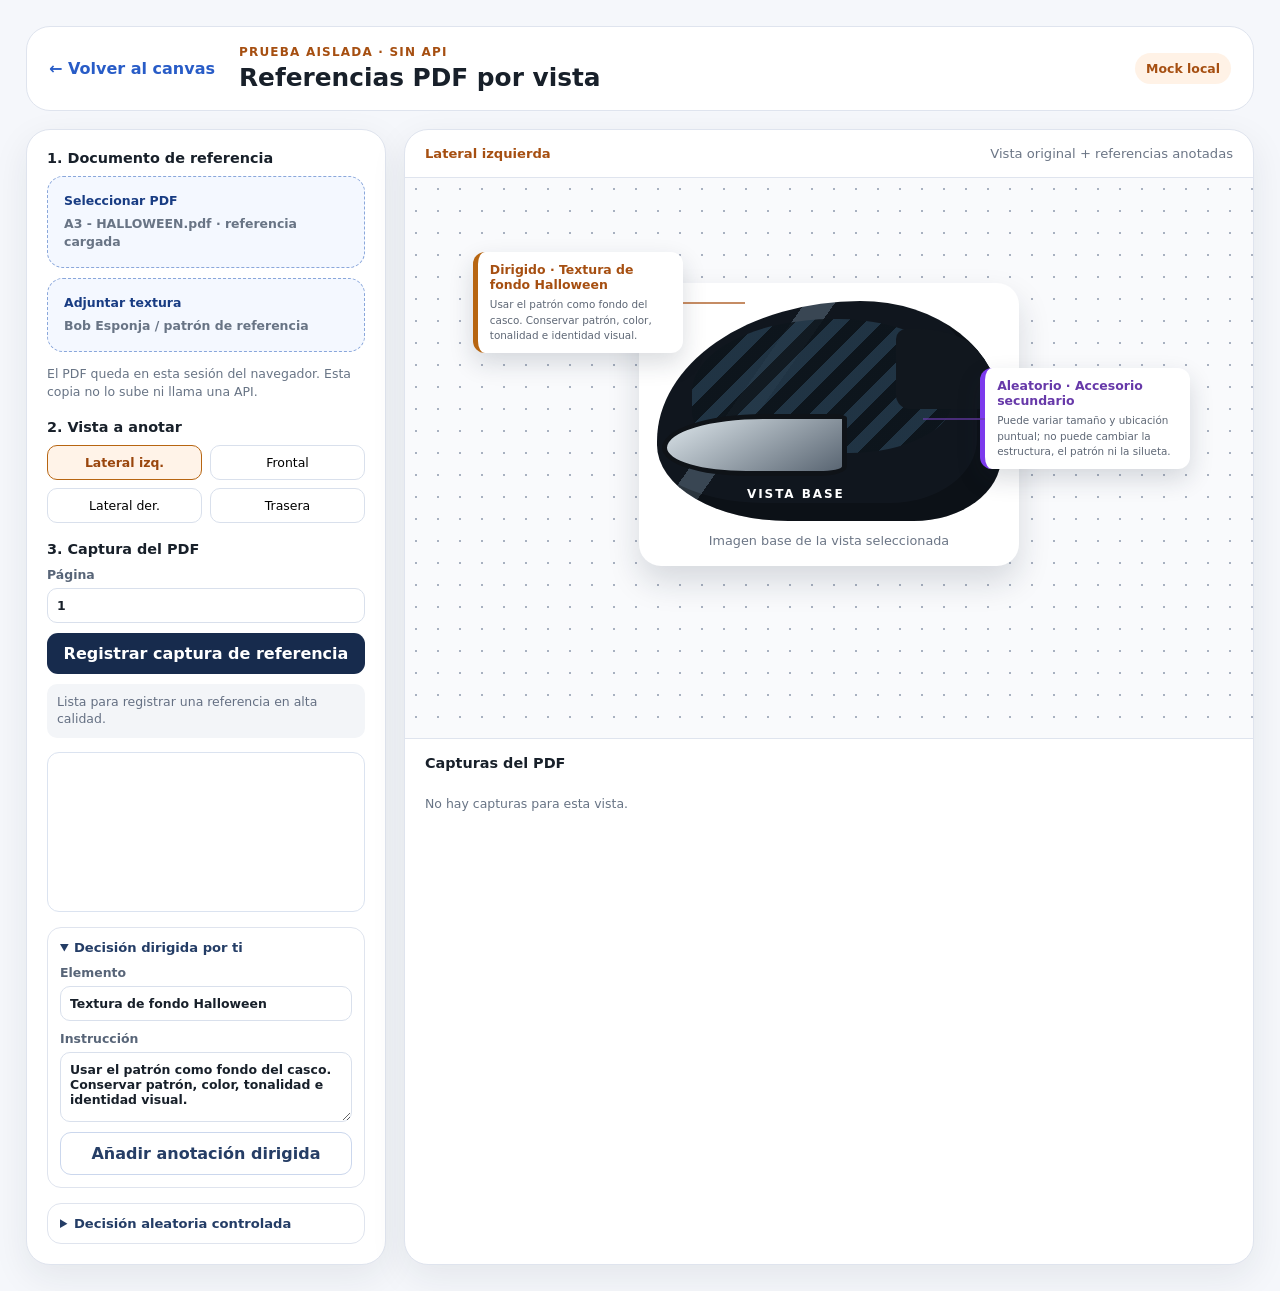
<file: helmet-pdf-references.html>
<!doctype html>
<html lang="es">
  <head>
    <meta charset="utf-8" />
    <meta name="viewport" content="width=device-width, initial-scale=1" />
    <title>FlowForge Visual — Referencias PDF</title>
    <link rel="stylesheet" href="./helmet-pdf-references.css" />
  </head>
  <body>
    <main class="pdf-flow-shell">
      <header class="pdf-flow-header">
        <a class="back-link" href="./design-project.html?project=validar-alcance">← Volver al canvas</a>
        <div><p>Prueba aislada · sin API</p><h1>Referencias PDF por vista</h1></div>
        <span class="mock-badge">Mock local</span>
      </header>

      <section class="pdf-flow-layout">
        <aside class="control-panel">
          <h2>1. Documento de referencia</h2>
          <label class="file-drop" for="pdf-input">
            <input id="pdf-input" type="file" accept="application/pdf" />
            <strong>Seleccionar PDF</strong>
            <span id="pdf-name">A3 - HALLOWEEN.pdf · referencia cargada</span>
          </label>
          <label class="file-drop secondary" for="texture-input">
            <input id="texture-input" type="file" accept="image/png,image/jpeg" />
            <strong>Adjuntar textura</strong><span id="texture-name">Bob Esponja / patrón de referencia</span>
          </label>
          <p class="small-note">El PDF queda en esta sesión del navegador. Esta copia no lo sube ni llama una API.</p>

          <h2>2. Vista a anotar</h2>
          <div class="view-selector" role="group" aria-label="Vista del casco">
            <button type="button" class="active" data-view="Lateral izquierda">Lateral izq.</button>
            <button type="button" data-view="Frontal">Frontal</button>
            <button type="button" data-view="Lateral derecha">Lateral der.</button>
            <button type="button" data-view="Trasera">Trasera</button>
          </div>

          <h2>3. Captura del PDF</h2>
          <label>Página <input id="page-number" type="number" min="1" value="1" /></label>
          <button id="capture-reference" type="button" class="primary">Registrar captura de referencia</button>
          <output id="capture-status">Lista para registrar una referencia en alta calidad.</output>
          <canvas id="pdf-page-preview" aria-label="Vista previa de página PDF"></canvas>

          <details open>
            <summary>Decisión dirigida por ti</summary>
            <label>Elemento <input id="directed-label" value="Textura de fondo Halloween" /></label>
            <label>Instrucción <textarea id="directed-note">Usar el patrón como fondo del casco. Conservar patrón, color, tonalidad e identidad visual.</textarea></label>
            <button type="button" id="add-directed">Añadir anotación dirigida</button>
          </details>

          <details>
            <summary>Decisión aleatoria controlada</summary>
            <label>Elemento <input id="random-label" value="Accesorio secundario" /></label>
            <label>Rango permitido <textarea id="random-note">Puede variar tamaño y ubicación puntual; no puede cambiar la estructura, el patrón ni la silueta.</textarea></label>
            <button type="button" id="add-random">Añadir anotación aleatoria</button>
          </details>
        </aside>

        <section class="reference-workspace" aria-label="Canvas de referencias PDF">
          <div class="workspace-bar"><span id="active-view">Lateral izquierda</span><span>Vista original + referencias anotadas</span></div>
          <div id="reference-canvas" class="reference-canvas">
            <article class="helmet-card" aria-label="Vista lateral del casco">
              <div class="helmet-shape"><div class="visor"></div><div class="spoiler"></div><span>VISTA BASE</span></div>
              <p>Imagen base de la vista seleccionada</p>
            </article>
            <div id="annotation-layer" class="annotation-layer" aria-live="polite"></div>
          </div>
          <section class="capture-strip" aria-label="Capturas guardadas">
            <h2>Capturas del PDF</h2>
            <div id="capture-list" class="capture-list">
              <article class="capture-card"><strong>Página 1</strong><span>Referencia inicial · alta calidad</span></article>
            </div>
          </section>
        </section>
      </section>
    </main>
    <script src="./helmet-pdf-references.js"></script>
  </body>
</html>
</file>
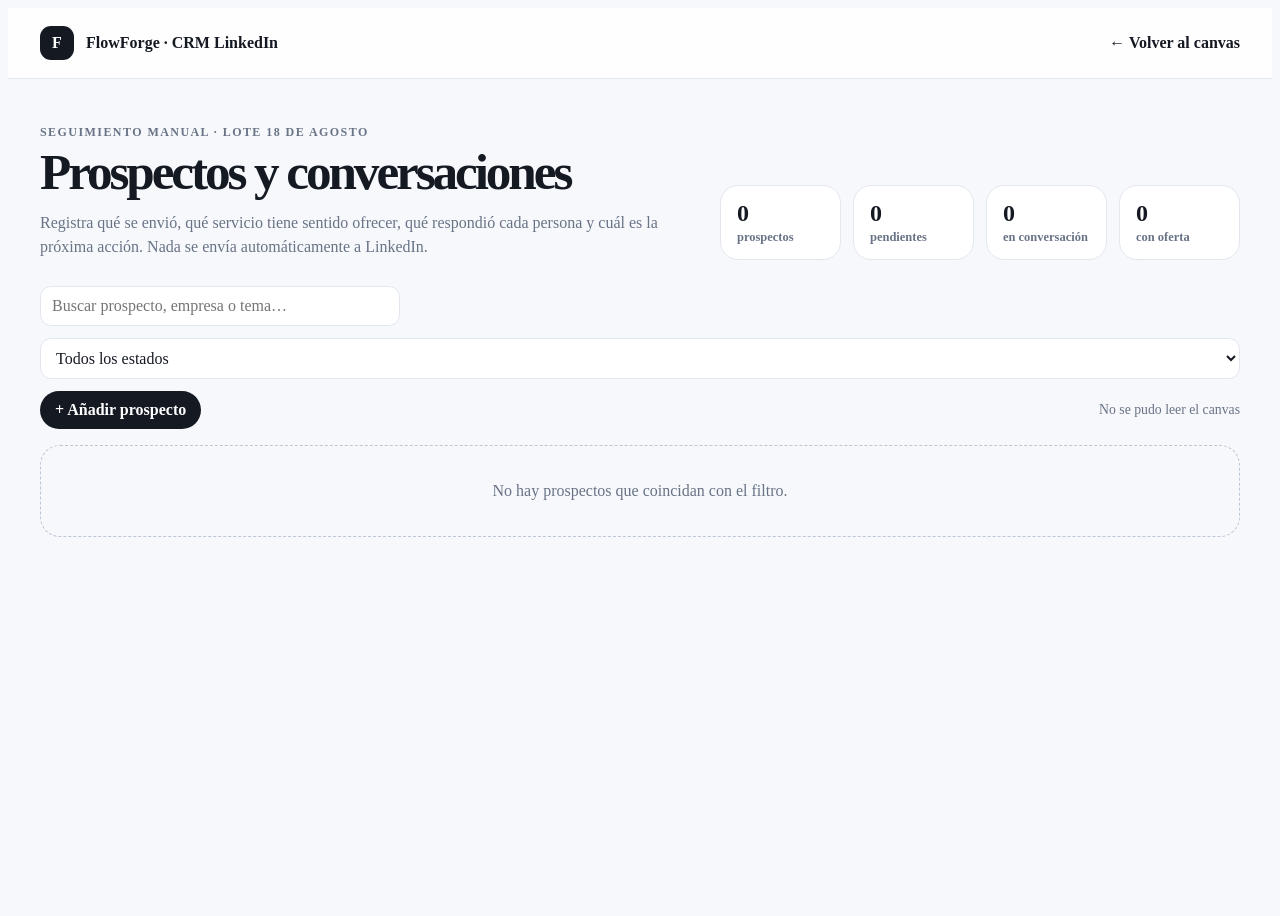
<file: linkedin-crm.html>
<!doctype html>
<html lang="es">
  <head>
    <meta charset="utf-8" />
    <meta name="viewport" content="width=device-width, initial-scale=1" />
    <title>CRM LinkedIn · 18 de agosto</title>
    <link rel="stylesheet" href="./linkedin-crm.css" />
  </head>
  <body class="crm-shell">
    <header class="crm-topbar">
      <div class="crm-brand"><span class="crm-mark">F</span><strong>FlowForge · CRM LinkedIn</strong></div>
      <a href="./design-project.html?project=linkedin-prospeccion">← Volver al canvas</a>
    </header>
    <main class="crm-main">
      <div class="crm-heading">
        <div>
          <p class="crm-kicker">Seguimiento manual · lote 18 de agosto</p>
          <h1>Prospectos y conversaciones</h1>
          <p>Registra qué se envió, qué servicio tiene sentido ofrecer, qué respondió cada persona y cuál es la próxima acción. Nada se envía automáticamente a LinkedIn.</p>
        </div>
        <div class="crm-summary" id="crm-summary" aria-label="Resumen del CRM"></div>
      </div>
      <div class="crm-toolbar">
        <input id="crm-search" type="search" placeholder="Buscar prospecto, empresa o tema…" aria-label="Buscar prospecto" />
        <select id="crm-filter" aria-label="Filtrar por estado"><option value="Todos">Todos los estados</option></select>
        <button class="crm-button" id="crm-add" type="button">+ Añadir prospecto</button>
        <span class="crm-status" id="crm-status" role="status"></span>
      </div>
      <section class="crm-grid" id="crm-grid" aria-live="polite"></section>
    </main>
    <script src="./supabase.js"></script>
    <script src="./linkedin-crm.js"></script>
  </body>
</html>
</file>
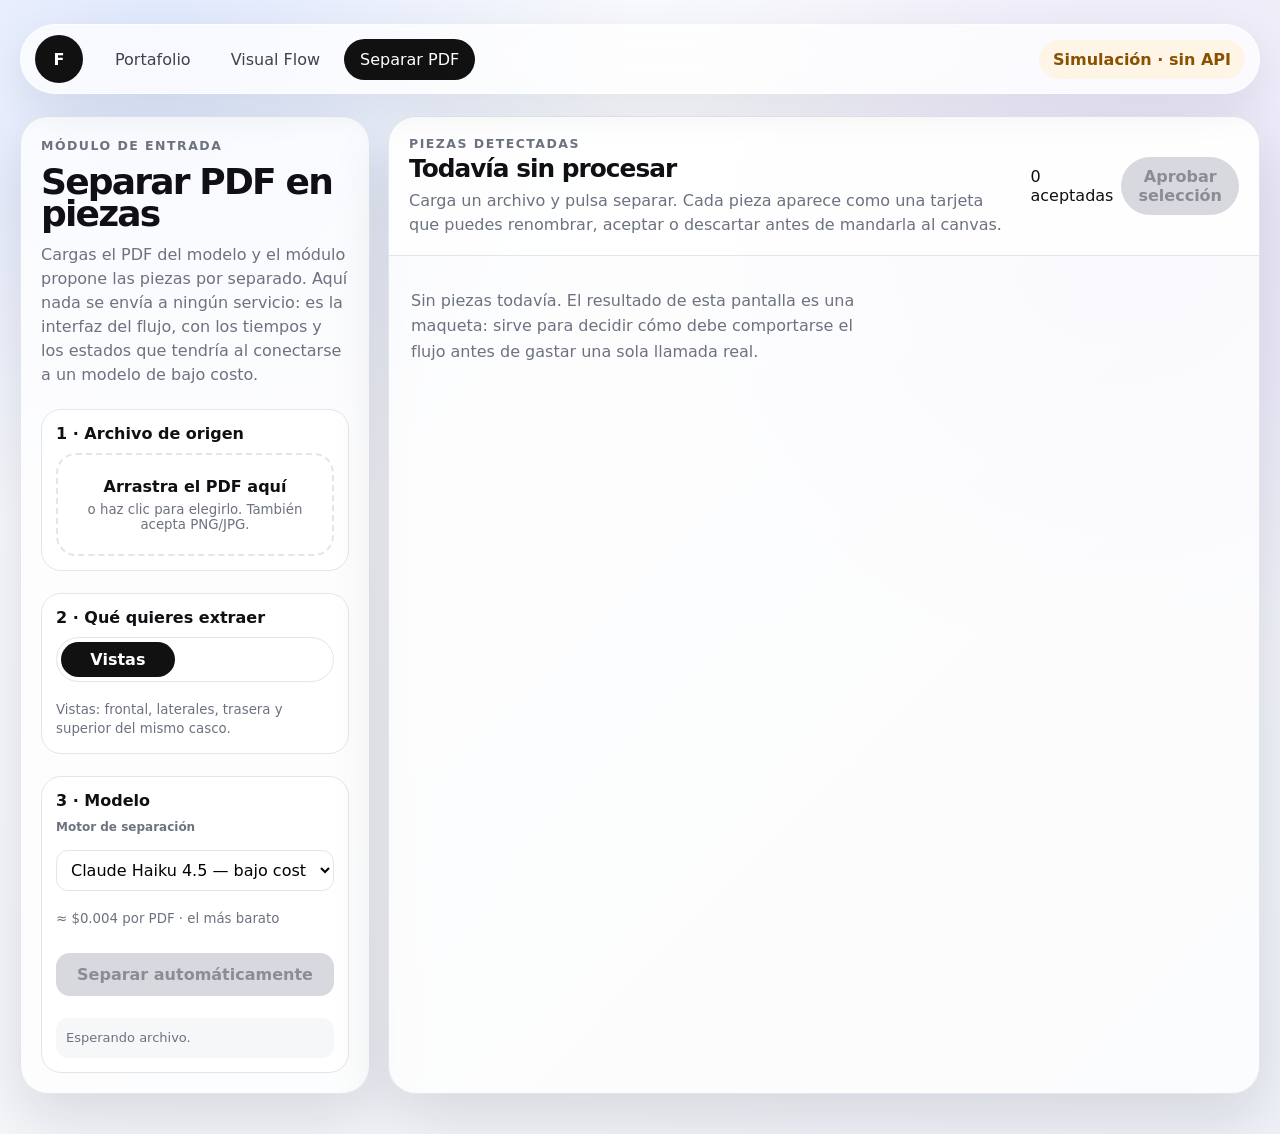
<file: pdf-split.html>
<!doctype html>
<html lang="es">
  <head>
    <meta charset="utf-8" />
    <meta name="viewport" content="width=device-width, initial-scale=1" />
    <title>FlowForge Visual — Separar PDF (simulación)</title>
    <link rel="stylesheet" href="./styles.css" />
    <link rel="stylesheet" href="./pdf-split.css" />
  </head>
  <body>
    <main class="project-shell">
      <header class="topbar">
        <div class="brand-mark">F</div>
        <nav class="topnav" aria-label="Navegación principal">
          <a href="./index.html">Portafolio</a>
          <a href="./design-project.html?project=spiderman">Visual Flow</a>
          <a href="./pdf-split.html" aria-current="page">Separar PDF</a>
        </nav>
        <div class="operator-pill mock-pill">Simulación · sin API</div>
      </header>

      <section class="canvas-layout">
        <aside class="side-panel">
          <p class="eyebrow">Módulo de entrada</p>
          <h1>Separar PDF en piezas</h1>
          <p>
            Cargas el PDF del modelo y el módulo propone las piezas por separado. Aquí nada se
            envía a ningún servicio: es la interfaz del flujo, con los tiempos y los estados que
            tendría al conectarse a un modelo de bajo costo.
          </p>

          <div class="command-card">
            <h2>1 · Archivo de origen</h2>
            <label class="drop-zone" id="drop-zone">
              <input type="file" id="file-input" accept="application/pdf,image/png,image/jpeg" />
              <strong id="drop-title">Arrastra el PDF aquí</strong>
              <small id="drop-hint">o haz clic para elegirlo. También acepta PNG/JPG.</small>
            </label>
          </div>

          <div class="command-card">
            <h2>2 · Qué quieres extraer</h2>
            <div class="segmented" role="group" aria-label="Tipo de separación">
              <button type="button" data-mode="vistas" class="is-active">Vistas</button>
              <button type="button" data-mode="secciones">Secciones</button>
            </div>
            <small class="mode-hint" id="mode-hint">
              Vistas: frontal, laterales, trasera y superior del mismo casco.
            </small>
          </div>

          <div class="command-card">
            <h2>3 · Modelo</h2>
            <label class="field-label" for="model-select">Motor de separación</label>
            <select id="model-select">
              <option value="haiku" data-cost="≈ $0.004 por PDF · el más barato">Claude Haiku 4.5 — bajo costo</option>
              <option value="mini" data-cost="≈ $0.006 por PDF">GPT mini — bajo costo</option>
              <option value="local" data-cost="$0 · recorte por reglas, sin modelo">Local — sin modelo</option>
            </select>
            <small class="cost-hint" id="cost-hint">≈ $0.004 por PDF · el más barato</small>

            <button type="button" class="run-button" id="run-button" disabled>
              Separar automáticamente
            </button>
            <output id="run-log">Esperando archivo.</output>
          </div>
        </aside>

        <section class="workbench">
          <div class="canvas-toolbar">
            <div>
              <p class="eyebrow">Piezas detectadas</p>
              <h2 id="result-title">Todavía sin procesar</h2>
              <p id="result-description">
                Carga un archivo y pulsa separar. Cada pieza aparece como una tarjeta que puedes
                renombrar, aceptar o descartar antes de mandarla al canvas.
              </p>
            </div>
            <div class="zoom-controls">
              <span id="accepted-count">0 aceptadas</span>
              <button type="button" id="approve-button" disabled>Aprobar selección</button>
            </div>
          </div>

          <section class="result-stage">
            <div class="result-grid" id="result-grid"></div>
            <p class="empty-state" id="empty-state">
              Sin piezas todavía. El resultado de esta pantalla es una maqueta: sirve para decidir
              cómo debe comportarse el flujo antes de gastar una sola llamada real.
            </p>
          </section>
        </section>
      </section>
    </main>

    <script src="./pdf-split-data.js"></script>
    <script src="./pdf-split.js"></script>
  </body>
</html>
</file>
<file: styles.css>
:root {
  color-scheme: light;
  --ink: #101014;
  --muted: #6c7280;
  --line: #e2e5ec;
  --soft: #f5f7fb;
  --accent: #1e64ff;
  --accent-dark: #0f3aa8;
  --success: #0f9f6e;
  --warning: #b76511;
  --violet: #7c3aed;
  --shadow: 0 24px 60px rgba(14, 18, 32, 0.12);
  --radius-lg: 28px;
  --radius-md: 20px;
  --radius-sm: 14px;
  font-family:
    Inter, ui-sans-serif, system-ui, -apple-system, BlinkMacSystemFont, "Segoe UI",
    sans-serif;
}

* {
  box-sizing: border-box;
}

body {
  min-height: 100vh;
  margin: 0;
  background:
    radial-gradient(circle at 12% 6%, rgba(30, 100, 255, 0.13), transparent 30rem),
    radial-gradient(circle at 88% 20%, rgba(124, 58, 237, 0.1), transparent 28rem),
    linear-gradient(135deg, #fbfbfd 0%, #eef1f7 100%);
  color: var(--ink);
}

button,
a,
select {
  font: inherit;
}

button {
  color: inherit;
}

a {
  color: inherit;
  text-decoration: none;
}

.shell,
.project-shell {
  width: min(1440px, calc(100% - 40px));
  margin: 0 auto;
  padding: 24px 0 40px;
}

.topbar {
  display: flex;
  align-items: center;
  gap: 16px;
  min-height: 70px;
  padding: 10px 14px;
  border: 1px solid rgba(255, 255, 255, 0.7);
  border-radius: 999px;
  background: rgba(255, 255, 255, 0.75);
  box-shadow: 0 14px 40px rgba(18, 23, 42, 0.08);
  backdrop-filter: blur(18px);
}

.brand-mark {
  display: grid;
  place-items: center;
  width: 48px;
  height: 48px;
  border-radius: 50%;
  background: #111;
  color: white;
  font-weight: 900;
}

.topnav {
  display: flex;
  align-items: center;
  gap: 8px;
  flex: 1;
}

.topnav a,
.ghost-button {
  border: 0;
  border-radius: 999px;
  padding: 11px 16px;
  background: transparent;
  color: #3e424b;
  cursor: pointer;
}

.topnav a[aria-current="page"],
.ghost-button:hover,
.topnav a:hover {
  background: #111;
  color: white;
}

.operator-pill {
  border-radius: 999px;
  padding: 10px 14px;
  background: #eef2ff;
  color: #1c3d91;
  font-weight: 800;
  white-space: nowrap;
}

.hero {
  display: flex;
  justify-content: space-between;
  align-items: end;
  gap: 24px;
  margin: 42px 0 24px;
}

.portfolio-hero h1 {
  max-width: 860px;
}

.eyebrow {
  margin: 0 0 10px;
  color: var(--accent);
  font-size: 0.78rem;
  font-weight: 900;
  letter-spacing: 0.12em;
  text-transform: uppercase;
}

h1,
h2,
h3,
p {
  margin-top: 0;
}

h1 {
  margin-bottom: 12px;
  font-size: clamp(2.8rem, 8vw, 6.2rem);
  line-height: 0.9;
  letter-spacing: -0.07em;
}

h2 {
  margin-bottom: 0;
  font-size: 1rem;
}

.lede {
  max-width: 680px;
  color: var(--muted);
  font-size: 1.08rem;
  line-height: 1.55;
}

.hero-metrics {
  display: grid;
  grid-template-columns: repeat(3, minmax(100px, 1fr));
  gap: 10px;
  min-width: min(100%, 430px);
}

.hero-metrics span {
  border: 1px solid rgba(255, 255, 255, 0.8);
  border-radius: var(--radius-md);
  padding: 14px;
  background: rgba(255, 255, 255, 0.7);
  color: var(--muted);
}

.hero-metrics strong {
  display: block;
  color: var(--ink);
  font-size: 1.35rem;
}

.project-grid {
  display: grid;
  grid-template-columns: repeat(4, minmax(0, 1fr));
  gap: 18px;
}

.project-card {
  display: flex;
  flex-direction: column;
  min-height: 310px;
  border: 1px solid rgba(255, 255, 255, 0.78);
  border-radius: 32px;
  padding: 22px;
  background: rgba(255, 255, 255, 0.74);
  box-shadow: var(--shadow);
  transition:
    transform 180ms ease,
    box-shadow 180ms ease;
}

.project-card:hover {
  transform: translateY(-4px);
  box-shadow: 0 30px 70px rgba(14, 18, 32, 0.16);
}

.project-card h2 {
  margin: 22px 0 12px;
  font-size: 1.55rem;
  letter-spacing: -0.04em;
}

.project-card p {
  color: var(--muted);
  line-height: 1.5;
}

[contenteditable="true"] {
  cursor: text;
  outline: none;
}

[contenteditable="true"]:focus {
  border-radius: 10px;
  box-shadow: 0 0 0 3px rgba(30, 100, 255, 0.2);
  background: rgba(255, 255, 255, 0.72);
}

.project-card::after {
  content: attr(data-save-state);
  width: fit-content;
  margin-top: 10px;
  border-radius: 999px;
  padding: 6px 9px;
  background: rgba(17, 17, 17, 0.06);
  color: #4d5360;
  font-size: 0.72rem;
  font-weight: 900;
}

.project-card:not([data-save-state])::after {
  content: "Editable";
}

.project-meta {
  display: flex;
  flex-wrap: wrap;
  gap: 8px;
  margin-top: auto;
}

.project-meta span,
.status-pill {
  width: fit-content;
  border-radius: 999px;
  padding: 7px 10px;
  background: rgba(255, 255, 255, 0.7);
  color: #3e4654;
  font-size: 0.78rem;
  font-weight: 900;
}

.status-pill.active {
  background: #e7efff;
  color: #134bb8;
}

.status-pill.review {
  background: #fff1e1;
  color: var(--warning);
}

.status-pill.new {
  background: #e8fff5;
  color: var(--success);
}

.status-pill.lab {
  background: #f1e9ff;
  color: var(--violet);
}

.project-blue {
  background:
    radial-gradient(circle at 80% 10%, rgba(30, 100, 255, 0.18), transparent 9rem),
    rgba(255, 255, 255, 0.76);
}

.project-amber {
  background:
    radial-gradient(circle at 80% 10%, rgba(245, 158, 11, 0.2), transparent 9rem),
    rgba(255, 255, 255, 0.76);
}

.project-green {
  background:
    radial-gradient(circle at 80% 10%, rgba(16, 185, 129, 0.18), transparent 9rem),
    rgba(255, 255, 255, 0.76);
}

.project-violet {
  background:
    radial-gradient(circle at 80% 10%, rgba(124, 58, 237, 0.18), transparent 9rem),
    rgba(255, 255, 255, 0.76);
}

.mock-panel {
  margin-top: 22px;
  border: 1px solid var(--line);
  border-radius: var(--radius-lg);
  padding: 18px;
  background: rgba(255, 255, 255, 0.72);
}

.mock-actions,
.command-card {
  display: grid;
  gap: 10px;
}

.mock-actions {
  grid-template-columns: repeat(3, minmax(0, 1fr));
}

.mock-actions button,
.command-card button,
.zoom-controls button {
  border: 0;
  border-radius: var(--radius-sm);
  padding: 12px 14px;
  background: #101014;
  color: white;
  cursor: pointer;
}

output {
  display: block;
  margin-top: 12px;
  border-radius: var(--radius-sm);
  padding: 12px;
  background: #f2f3f6;
  color: #414650;
}

.canvas-layout {
  display: grid;
  grid-template-columns: 350px minmax(760px, 1fr);
  gap: 18px;
  margin-top: 22px;
}

.side-panel,
.workbench {
  border: 1px solid var(--line);
  border-radius: var(--radius-lg);
  background: rgba(255, 255, 255, 0.78);
  box-shadow: var(--shadow);
}

.side-panel {
  padding: 20px;
}

.side-panel h1 {
  font-size: 2.25rem;
  letter-spacing: -0.05em;
}

.side-panel p,
.flow-node small,
.canvas-toolbar p,
.task-summary {
  color: var(--muted);
  line-height: 1.5;
}

.command-card,
.task-panel {
  margin-top: 22px;
  border: 1px solid var(--line);
  border-radius: var(--radius-md);
  padding: 14px;
  background: #fff;
}

.task-panel-header {
  display: flex;
  justify-content: space-between;
  align-items: center;
  margin-bottom: 12px;
}

.task-panel-header span {
  display: grid;
  place-items: center;
  min-width: 30px;
  height: 30px;
  border-radius: 50%;
  background: #f1f2f5;
  color: var(--muted);
  font-weight: 900;
}

.task-list {
  display: grid;
  gap: 10px;
}

.task-item {
  border: 1px solid var(--line);
  border-radius: 18px;
  overflow: hidden;
  background: #fff;
}

.task-item.active {
  border-color: rgba(30, 100, 255, 0.5);
  box-shadow: 0 0 0 4px rgba(30, 100, 255, 0.08);
}

.task-main {
  display: grid;
  grid-template-columns: 1fr auto;
  gap: 8px;
  width: 100%;
  border: 0;
  padding: 13px;
  background: transparent;
  text-align: left;
  cursor: pointer;
}

.task-main strong,
.task-main small {
  display: block;
}

.task-main small {
  margin-top: 3px;
  color: var(--muted);
}

.task-main span {
  justify-self: end;
  border-radius: 999px;
  padding: 5px 8px;
  background: #f1f4fb;
  color: #3b4b63;
  font-size: 0.72rem;
  font-weight: 900;
}

.subtask-list {
  display: none;
  margin: 0 13px 13px;
  padding: 10px 0 0 18px;
  border-top: 1px solid var(--line);
  color: var(--muted);
}

.task-item.expanded .subtask-list {
  display: block;
}

.subtask-list li {
  margin: 7px 0;
}

.workbench {
  overflow: hidden;
}

.canvas-toolbar {
  display: flex;
  justify-content: space-between;
  align-items: center;
  gap: 16px;
  padding: 18px 20px;
  border-bottom: 1px solid var(--line);
  background: rgba(255, 255, 255, 0.84);
}

.canvas-toolbar h2 {
  margin-bottom: 6px;
  font-size: 1.55rem;
  letter-spacing: -0.04em;
}

.canvas-toolbar p {
  margin-bottom: 0;
}

.zoom-controls {
  display: flex;
  align-items: center;
  gap: 8px;
}

.zoom-controls button {
  padding: 10px 12px;
}

#zoom-label {
  min-width: 58px;
  border-radius: 999px;
  padding: 10px 12px;
  background: #eef2ff;
  color: #1c3d91;
  font-weight: 900;
  text-align: center;
}

.flow-stage {
  position: relative;
  height: 720px;
  overflow: auto;
  background-color: #fff;
  background-image: radial-gradient(rgba(0, 0, 0, 0.2) 1px, transparent 1px);
  background-size: 26px 26px;
}

.canvas-plane {
  position: relative;
  width: 1200px;
  height: 720px;
  min-width: 1200px;
  min-height: 720px;
  transform-origin: 0 0;
}

.connectors {
  position: absolute;
  inset: 0;
  width: 1200px;
  height: 720px;
  pointer-events: none;
}

.connectors path {
  fill: none;
  stroke: rgba(17, 17, 17, 0.34);
  stroke-width: 3;
  stroke-linecap: round;
  stroke-dasharray: 8 10;
}

.flow-node {
  position: absolute;
  width: 238px;
  min-height: 132px;
  border: 1px solid rgba(20, 22, 28, 0.12);
  border-radius: 26px;
  padding: 16px;
  background: rgba(255, 255, 255, 0.94);
  box-shadow: 0 18px 48px rgba(20, 24, 36, 0.15);
  cursor: grab;
  user-select: none;
  transition: box-shadow 160ms ease, border-color 160ms ease, transform 160ms ease;
}

.canvas-actions {
  margin-left: auto;
  margin-right: 12px;
}

.add-node-wrap {
  position: relative;
}

#add-node {
  padding: 9px 16px;
  border: 1px solid var(--line);
  border-radius: 999px;
  background: #111;
  color: #fff;
  font-weight: 800;
  cursor: pointer;
}

.add-node-menu {
  position: absolute;
  right: 0;
  top: calc(100% + 8px);
  z-index: 20;
  display: grid;
  gap: 2px;
  min-width: 232px;
  padding: 6px;
  border: 1px solid var(--line);
  border-radius: 16px;
  background: #fff;
  box-shadow: 0 18px 44px rgba(20, 24, 36, 0.18);
}

.add-node-menu[hidden] {
  display: none;
}

.add-node-menu button {
  padding: 10px 12px;
  border: none;
  border-radius: 10px;
  background: transparent;
  text-align: left;
  font: inherit;
  font-weight: 600;
  cursor: pointer;
}

.add-node-menu button:hover {
  background: #f2f3f6;
}

.node-delete {
  position: absolute;
  top: 6px;
  right: 8px;
  width: 22px;
  height: 22px;
  padding: 0;
  border: none;
  border-radius: 50%;
  background: rgba(20, 24, 36, 0.08);
  color: var(--muted);
  font-size: 15px;
  line-height: 1;
  cursor: pointer;
  opacity: 0;
  transition: opacity 140ms ease, background 140ms ease, color 140ms ease;
}

.flow-node:hover .node-delete,
.flow-node:focus-within .node-delete,
.flow-node.is-focused .node-delete {
  opacity: 1;
}

.node-delete:hover {
  background: #d92c2c;
  color: #fff;
}

.node-resize {
  position: absolute;
  right: 4px;
  bottom: 4px;
  width: 20px;
  height: 20px;
  padding: 0;
  border: none;
  border-radius: 0 0 20px 0;
  background: linear-gradient(135deg, transparent 46%, rgba(20, 24, 36, 0.28) 46%, rgba(20, 24, 36, 0.28) 56%, transparent 56%, transparent 68%, rgba(20, 24, 36, 0.28) 68%, rgba(20, 24, 36, 0.28) 78%, transparent 78%);
  cursor: nwse-resize;
  /* visible siempre, mas marcado al pasar: si el tirador no se ve, no existe */
  opacity: 0.35;
  touch-action: none;
  transition: opacity 140ms ease;
}

.flow-node:hover .node-resize,
.flow-node:focus-within .node-resize,
.flow-node.is-focused .node-resize,
.flow-node.resizing .node-resize {
  opacity: 1;
}

.flow-node.has-custom-size {
  overflow: auto;
}

.flow-node.has-custom-size img {
  max-height: 62%;
}

/* En nodos de vista la imagen ES el contenido: crece con el nodo al
   redimensionar, sin tope. */
.flow-node.has-custom-size .view-photo-drop img {
  max-height: none;
  width: 100%;
}

.flow-node.resizing {
  cursor: nwse-resize;
  user-select: none;
}

.reference-node { width: 250px; }
.reference-node img { display: block; width: 100%; max-height: 150px; object-fit: cover; border-radius: 12px; margin: 10px 0; }
.reference-node a { display: inline-block; margin-top: 8px; color: var(--node-color, #1e64ff); font-weight: 700; font-size: 12px; }

.flow-node:hover,
.flow-node:focus-visible,
.flow-node.is-focused {
  border-color: var(--node-color, var(--accent));
  box-shadow: 0 20px 52px rgba(20, 24, 36, 0.22), 0 0 0 3px color-mix(in srgb, var(--node-color, var(--accent)) 18%, transparent);
  outline: none;
}

.flow-node:focus-visible { transform: translateY(-2px); }

.flow-node::before {
  content: "";
  position: absolute;
  inset: 10px auto auto 10px;
  width: 9px;
  height: 9px;
  border-radius: 50%;
  background: var(--node-color, var(--accent));
}

.flow-node span {
  display: block;
  margin: 0 0 9px 14px;
  color: var(--node-color, var(--accent));
  font-weight: 900;
}

.flow-node p {
  margin-bottom: 0;
  color: #333844;
  line-height: 1.45;
  user-select: text;
}

.flow-node p:focus {
  outline: 2px solid rgba(30, 100, 255, 0.35);
  border-radius: 10px;
}

.editable-node {
  background: linear-gradient(145deg, rgba(255, 255, 255, 0.98), rgba(239, 244, 255, 0.98));
}

.wide-node {
  width: 340px;
}

.view-map-node {
  width: 520px;
  min-height: 390px;
}

.upload-views-label {
  display: inline-flex;
  align-items: center;
  gap: 8px;
  margin: 3px 0 8px 14px;
  border-radius: 999px;
  padding: 8px 10px;
  background: #101014;
  color: #fff;
  cursor: pointer;
  font-size: 0.78rem;
  font-weight: 800;
}

.upload-views-label input {
  width: 130px;
  color: transparent;
  font-size: 0.7rem;
}

.view-map-hint {
  display: block;
  margin: 0 0 12px 14px;
}

.helmet-views {
  display: grid;
  grid-template-columns: repeat(2, 1fr);
  gap: 10px;
}

.helmet-view {
  margin: 0;
}

.view-preview {
  position: relative;
  display: grid;
  min-height: 120px;
  overflow: hidden;
  place-items: end start;
  border: 1px dashed rgba(17, 17, 17, 0.2);
  border-radius: 14px;
  padding: 9px;
  background: linear-gradient(135deg, #eff3f9, #dce4f0);
}

.view-preview.has-image::before {
  content: "";
  position: absolute;
  inset: 0;
  background-image: var(--view-image);
  background-size: 200% 200%;
  background-repeat: no-repeat;
}

.view-preview[data-view-index="0"] { --view-position: 0% 0%; }
.view-preview[data-view-index="1"] { --view-position: 100% 0%; }
.view-preview[data-view-index="2"] { --view-position: 0% 100%; }
.view-preview[data-view-index="3"] { --view-position: 100% 100%; }

.view-preview.has-image::before {
  background-position: var(--view-position);
}

.view-preview span {
  position: relative;
  z-index: 1;
  margin: 0;
  border-radius: 999px;
  padding: 4px 6px;
  background: rgba(17, 17, 17, 0.72);
  color: #fff;
  font-size: 0.65rem;
}

.helmet-view figcaption {
  margin-top: 5px;
  color: var(--muted);
  font-size: 0.72rem;
  font-weight: 800;
}

.prompt-node {
  width: 330px;
}

.prompt-node details {
  margin-top: 8px;
}

.prompt-node summary {
  color: #333844;
  cursor: pointer;
  font-size: 0.82rem;
  font-weight: 800;
}

.prompt-node details p {
  margin-top: 10px;
  font-size: 0.82rem;
}

.review-node {
  width: 270px;
}

.project-card.is-filtered-out { display: none; }

.portfolio-filter { display: grid; gap: 6px; align-self: end; color: var(--muted); font-size: .75rem; font-weight: 900; text-transform: uppercase; letter-spacing: .05em; }
.portfolio-filter select, .canvas-filter select { border: 1px solid var(--line); border-radius: 999px; padding: 10px 12px; background: #fff; color: #17191f; font: inherit; font-weight: 800; }
.canvas-filter { display: inline-flex; align-items: center; gap: 6px; color: var(--muted); font-size: .72rem; font-weight: 900; }

.linkedin-crm-node {
  width: 440px;
  min-height: 270px;
  background: linear-gradient(145deg, #ffffff, #eefafa);
}

.flow-node.crm-expanded {
  height: auto !important;
  max-height: 680px;
  overflow: auto;
}

.linkedin-crm-node small {
  display: block;
  margin-top: 8px;
  line-height: 1.45;
}

.crm-open-button {
  display: inline-flex;
  margin-top: 14px;
  border-radius: 999px;
  padding: 9px 13px;
  background: #151922;
  color: #fff;
  font-size: .78rem;
  font-weight: 900;
  text-decoration: none;
}

.crm-kanban {
  display: grid;
  grid-template-columns: repeat(4, minmax(104px, 1fr));
  gap: 6px;
  margin-top: 12px;
}

.crm-kanban-column {
  min-width: 0;
  border: 1px solid rgba(0, 169, 165, 0.18);
  border-radius: 10px;
  padding: 6px;
  background: rgba(255, 255, 255, 0.7);
}

.crm-kanban-column > strong {
  display: flex;
  align-items: center;
  justify-content: space-between;
  margin-bottom: 6px;
  color: #087c79;
  font-size: 0.65rem;
}

.crm-kanban-column > strong em {
  display: grid;
  place-items: center;
  min-width: 17px;
  height: 17px;
  border-radius: 50%;
  background: #d9f1ef;
  font-style: normal;
}

.crm-kanban-card {
  display: grid;
  gap: 4px;
  margin-top: 5px;
  border-radius: 8px;
  padding: 7px;
  background: #fff;
  box-shadow: 0 4px 10px rgba(20, 24, 36, 0.08);
}

.crm-kanban-card b {
  overflow: hidden;
  font-size: 0.68rem;
  text-overflow: ellipsis;
  white-space: nowrap;
}

.crm-kanban-card small,
.crm-kanban-empty {
  color: var(--muted);
  font-size: 0.62rem;
}

.crm-kanban-card select {
  width: 100%;
  border: 1px solid #dfe8e9;
  border-radius: 6px;
  padding: 3px;
  background: #f8fcfc;
  font-size: 0.61rem;
}

.crm-kanban-card button {
  border: 0;
  border-radius: 6px;
  padding: 5px 4px;
  background: #151922;
  color: #fff;
  font-size: 0.61rem;
  font-weight: 800;
  cursor: pointer;
}

.crm-kanban-empty { display: block; padding: 8px 2px; text-align: center; }

.crm-inline-detail {
  margin-top: 12px;
  border-top: 1px solid rgba(0, 169, 165, 0.22);
  padding-top: 10px;
}

.crm-inline-head { display: flex; align-items: center; justify-content: space-between; gap: 8px; }
.crm-inline-head button { border: 0; border-radius: 999px; padding: 5px 8px; background: #e8eef4; color: #151922; font-size: .66rem; font-weight: 900; cursor: pointer; }
.crm-inline-grid { display: grid; grid-template-columns: 1fr 1fr; gap: 8px; margin-top: 8px; }
.crm-inline-grid section { border-radius: 9px; padding: 8px; background: rgba(255,255,255,.82); }
.crm-inline-grid section > b { color: #087c79; font-size: .67rem; }
.crm-inline-grid p { margin: 5px 0 0; font-size: .67rem; line-height: 1.4; }
.crm-inline-grid textarea { box-sizing: border-box; width: 100%; min-height: 42px; margin-top: 5px; border: 1px solid #dfe8e9; border-radius: 7px; padding: 5px; font: inherit; font-size: .66rem; resize: vertical; }
.crm-evidence-image { margin: 7px 0 0; }
.crm-evidence-image img { display: block; width: 100%; max-height: 240px; object-fit: contain; border: 1px solid #dfe8e9; border-radius: 7px; background: #f5f8fa; }
.crm-evidence-image figcaption { margin-top: 3px; color: var(--muted); font-size: .59rem; }

.review-node label,
.review-node select {
  display: block;
  width: 100%;
}

.review-node label {
  margin-top: 12px;
  color: var(--muted);
  font-size: 0.8rem;
  font-weight: 800;
}

.review-node select {
  margin-top: 6px;
  border: 1px solid var(--line);
  border-radius: 12px;
  padding: 10px;
  background: white;
}

.output-grid {
  display: grid;
  grid-template-columns: repeat(3, 1fr);
  gap: 10px;
  margin-top: 12px;
}

.visual-placeholder {
  display: grid;
  place-items: end start;
  aspect-ratio: 1;
  border-radius: 18px;
  padding: 9px;
  color: white;
  font-size: 0.76rem;
  font-weight: 900;
}

.sunrise {
  background:
    radial-gradient(circle at 30% 25%, rgba(255, 255, 255, 0.86), transparent 18%),
    linear-gradient(135deg, #ff7d56, #5f63ff);
}

.mint {
  background:
    radial-gradient(circle at 70% 32%, rgba(255, 255, 255, 0.8), transparent 17%),
    linear-gradient(135deg, #16c784, #1d4ed8);
}

.violet {
  background:
    radial-gradient(circle at 42% 62%, rgba(255, 255, 255, 0.75), transparent 20%),
    linear-gradient(135deg, #9b5cff, #111827);
}

.amber {
  background:
    radial-gradient(circle at 50% 36%, rgba(255, 255, 255, 0.8), transparent 18%),
    linear-gradient(135deg, #f59e0b, #ef4444);
}

.dragging {
  opacity: 0.72;
}

@media (max-width: 1120px) {
  .project-grid {
    grid-template-columns: repeat(2, minmax(0, 1fr));
  }

  .canvas-layout {
    grid-template-columns: 1fr;
  }
}

@media (max-width: 760px) {
  .hero,
  .topbar,
  .canvas-toolbar {
    align-items: stretch;
    flex-direction: column;
  }

  .topnav,
  .zoom-controls,
  .hero-metrics {
    flex-wrap: wrap;
  }

  .project-grid,
  .hero-metrics,
  .mock-actions {
    grid-template-columns: 1fr;
  }

  .flow-stage {
    height: 680px;
  }
}
</file>
<file: pdf-split.css>
/* ---- Etiqueta DEMO (compartida) ----
   Clase reutilizable para marcar cualquier control que PAREZCA una función real
   pero sea simulación. Que se lea como advertencia, no como adorno.
   Otros nodos pueden usarla: `<span class="demo-badge">DEMO · …</span>`.
   Variante `.demo-badge.is-inline` para colocarla junto a otro control.
   El segundo selector es necesario a propósito: `styles.css` tiene una regla
   `.flow-node span` (título del nodo) que, por especificidad, se comería el
   color y el margen del badge dentro de cualquier nodo del canvas. */
.demo-badge,
.flow-node .demo-badge {
  display: block;
  margin: 0;
  box-sizing: border-box;
  max-width: 100%;
  padding: 5px 8px;
  border: 1px solid #e0a63c;
  border-left: 4px solid #d98a00;
  border-radius: 8px;
  background: #fdf3dd;
  color: #6b4200;
  font-size: 10.5px;
  font-weight: 700;
  line-height: 1.4;
  letter-spacing: 0.04em;
  text-transform: uppercase;
  text-align: left;
  white-space: normal;
  word-break: break-word;
}

.demo-badge.is-inline,
.flow-node .demo-badge.is-inline {
  display: inline-block;
  padding: 3px 7px;
  border-left-width: 1px;
  border-radius: 999px;
  letter-spacing: 0.06em;
}

.mock-pill {
  background: #fff5e6;
  border-color: #f0c489;
  color: #8a5100;
}

.drop-zone {
  display: grid;
  gap: 6px;
  justify-items: center;
  text-align: center;
  padding: 22px 14px;
  border: 2px dashed var(--line);
  border-radius: var(--radius-md);
  cursor: pointer;
  transition: border-color 140ms ease, background 140ms ease;
}

.drop-zone:hover,
.drop-zone.is-hovered {
  border-color: var(--accent);
  background: color-mix(in srgb, var(--accent) 6%, #fff);
}

.drop-zone.has-file {
  border-style: solid;
  border-color: var(--accent);
}

.drop-zone input {
  display: none;
}

.drop-zone small {
  color: var(--muted);
}

.segmented {
  display: grid;
  grid-auto-flow: column;
  gap: 6px;
  padding: 4px;
  border: 1px solid var(--line);
  border-radius: 999px;
}

.segmented button {
  border: none;
  border-radius: 999px;
  padding: 8px 10px;
  background: transparent;
  font-weight: 700;
  cursor: pointer;
}

.segmented button.is-active {
  background: #111;
  color: #fff;
}

.mode-hint,
.cost-hint {
  display: block;
  margin-top: 8px;
  color: var(--muted);
  line-height: 1.5;
}

.field-label {
  display: block;
  margin-bottom: 6px;
  font-size: 12px;
  font-weight: 800;
  color: var(--muted);
}

#model-select {
  width: 100%;
  padding: 9px 10px;
  border: 1px solid var(--line);
  border-radius: 12px;
  background: #fff;
  font: inherit;
}

.run-button {
  width: 100%;
  margin-top: 14px;
  padding: 12px;
  border: none;
  border-radius: 999px;
  background: #111;
  color: #fff;
  font-weight: 800;
  cursor: pointer;
}

.run-button:disabled {
  background: #d7d9de;
  color: #8a8d95;
  cursor: not-allowed;
}

#run-log {
  display: block;
  margin-top: 12px;
  padding: 10px;
  border-radius: 12px;
  background: #f6f7f9;
  color: var(--muted);
  line-height: 1.5;
  font-size: 13px;
}

#approve-button {
  padding: 9px 16px;
  border: 1px solid var(--line);
  border-radius: 999px;
  background: #111;
  color: #fff;
  font-weight: 800;
  cursor: pointer;
}

#approve-button:disabled {
  background: #d7d9de;
  color: #8a8d95;
  border-color: transparent;
  cursor: not-allowed;
}

.result-stage {
  padding: 22px;
  overflow: auto;
}

.result-grid {
  display: grid;
  grid-template-columns: repeat(auto-fill, minmax(232px, 1fr));
  gap: 16px;
}

.empty-state {
  max-width: 46ch;
  margin: 10px 0 0;
  color: var(--muted);
  line-height: 1.6;
}

.piece-card {
  display: grid;
  gap: 8px;
  align-content: start;
  padding: 14px;
  border: 1px solid rgba(20, 22, 28, 0.12);
  border-radius: 22px;
  background: #fff;
  box-shadow: 0 14px 34px rgba(20, 24, 36, 0.1);
}

.piece-card.is-accepted {
  border-color: var(--accent);
  box-shadow: 0 14px 34px rgba(20, 24, 36, 0.14), 0 0 0 3px color-mix(in srgb, var(--accent) 18%, transparent);
}

.piece-preview {
  position: relative;
  display: grid;
  place-items: center;
  height: 128px;
  border-radius: 14px;
  background: repeating-linear-gradient(135deg, #f2f3f6, #f2f3f6 9px, #e9ebef 9px, #e9ebef 18px);
  color: var(--muted);
  font-weight: 800;
}

.piece-preview.has-image {
  background-size: cover;
  background-position: center;
}

.confidence-badge {
  position: absolute;
  right: 7px;
  bottom: 7px;
  padding: 3px 8px;
  border-radius: 999px;
  background: rgba(17, 17, 17, 0.82);
  color: #fff;
  font-size: 11px;
  font-weight: 700;
}

.piece-name {
  font-size: 15px;
  outline: none;
}

.piece-name:focus {
  border-radius: 6px;
  box-shadow: 0 0 0 3px color-mix(in srgb, var(--accent) 22%, transparent);
}

.piece-card small {
  color: var(--muted);
  line-height: 1.5;
}

.piece-actions {
  display: grid;
  grid-auto-flow: column;
  gap: 8px;
  margin-top: 2px;
}

.piece-actions button {
  padding: 8px;
  border-radius: 999px;
  font-weight: 700;
  cursor: pointer;
}

.accept-button {
  border: none;
  background: #111;
  color: #fff;
}

.is-accepted .accept-button {
  background: var(--accent);
}

.discard-button {
  border: 1px solid var(--line);
  background: #fff;
  color: var(--muted);
}

/* El mismo módulo, viviendo dentro de un nodo del canvas. */
.pdf-split-node {
  width: 300px;
  display: grid;
  gap: 9px;
  align-content: start;
}

.pdf-split-node .node-drop {
  padding: 14px 10px;
  border-radius: 14px;
}

.pdf-split-node .node-drop strong {
  font-size: 13px;
  word-break: break-word;
}

.pdf-split-node .node-drop small,
.pdf-split-node .mode-hint,
.pdf-split-node .cost-hint {
  margin-top: 0;
  font-size: 11.5px;
}

.pdf-split-node .segmented {
  padding: 3px;
}

.pdf-split-node .segmented button {
  padding: 6px 8px;
  font-size: 12.5px;
}

.pdf-split-node select {
  width: 100%;
  padding: 7px 9px;
  border: 1px solid var(--line);
  border-radius: 10px;
  background: #fff;
  font: inherit;
  font-size: 12.5px;
}

.pdf-split-node .run-button {
  margin-top: 0;
  padding: 10px;
  font-size: 13px;
}

.pdf-split-node output {
  display: block;
  padding: 8px 9px;
  border-radius: 10px;
  background: #f6f7f9;
  color: var(--muted);
  font-size: 11.5px;
  line-height: 1.45;
}

.node-pieces {
  display: grid;
  gap: 6px;
}

.piece-row {
  display: grid;
  grid-template-columns: 1fr auto auto;
  gap: 7px;
  align-items: center;
  padding: 7px 9px;
  border: 1px solid var(--line);
  border-radius: 11px;
  background: #fff;
}

.piece-row.is-accepted {
  border-color: var(--node-color, var(--accent));
  background: color-mix(in srgb, var(--node-color, var(--accent)) 7%, #fff);
}

.piece-row strong {
  font-size: 12.5px;
  outline: none;
}

.piece-confidence {
  color: var(--muted);
  font-size: 11px;
  font-weight: 700;
}

.piece-toggle {
  padding: 5px 10px;
  border: none;
  border-radius: 999px;
  background: #111;
  color: #fff;
  font-size: 11px;
  font-weight: 700;
  cursor: pointer;
}

.piece-row.is-accepted .piece-toggle {
  background: var(--node-color, var(--accent));
}

.view-photo-node {
  width: 260px;
  display: grid;
  gap: 9px;
  align-content: start;
}

.view-photo-drop {
  display: grid;
  place-items: center;
  min-height: 120px;
  padding: 10px;
  border: 2px dashed var(--line);
  border-radius: 14px;
  cursor: pointer;
  transition: border-color 140ms ease, background 140ms ease;
}

.view-photo-drop:hover,
.view-photo-drop.is-hovered {
  border-color: var(--node-color, var(--accent));
  background: color-mix(in srgb, var(--node-color, var(--accent)) 6%, #fff);
}

.view-photo-drop.has-image {
  border-style: solid;
  border-color: var(--node-color, var(--accent));
  padding: 6px;
}

.view-photo-drop input {
  display: none;
}

.view-photo-drop img {
  display: block;
  width: 100%;
  border-radius: 10px;
}

.view-photo-hint {
  color: var(--node-color, var(--accent));
  font-size: 12px;
  font-weight: 700;
  text-align: center;
}

.download-pdf-link,
.design-node .download-button {
  display: block;
}

.design-node {
  width: 300px;
  display: grid;
  gap: 9px;
  align-content: start;
}

.design-node select {
  width: 100%;
  padding: 7px 9px;
  border: 1px solid var(--line);
  border-radius: 10px;
  background: #fff;
  font: inherit;
  font-size: 12.5px;
}

.design-downloads {
  display: grid;
  grid-auto-flow: column;
  gap: 7px;
}

.download-button {
  display: block;
  padding: 8px 10px;
  border: 1px solid var(--line);
  border-radius: 999px;
  background: #fff;
  color: var(--node-color, var(--accent));
  font-size: 11.5px;
  font-weight: 700;
  text-align: center;
  text-decoration: none;
}

.download-button:hover {
  border-color: var(--node-color, var(--accent));
}

.texture-batch-node {
  width: 320px;
  display: grid;
  gap: 9px;
  align-content: start;
}

.resources-node {
  width: 300px;
  display: grid;
  gap: 9px;
  align-content: start;
}

.resources-node output {
  display: block;
  padding: 8px 9px;
  border-radius: 10px;
  background: #f6f7f9;
  color: var(--muted);
  font-size: 11.5px;
  line-height: 1.45;
}

.orchestrator-node {
  width: 380px;
  max-height: 640px;
  overflow: auto;
  display: grid;
  gap: 10px;
  align-content: start;
}

.orch-empty {
  margin: 0;
  color: var(--muted);
  font-size: 12px;
  line-height: 1.5;
}

.orch-summary {
  display: flex;
  gap: 8px;
  align-items: center;
  justify-content: space-between;
  padding: 8px 10px;
  border-radius: 10px;
  background: #f6f7f9;
  font-size: 12px;
}

.orch-concurrency {
  display: flex;
  gap: 6px;
  align-items: center;
  color: var(--muted);
  font-size: 11px;
}

.orch-concurrency input {
  width: 46px;
  padding: 3px 5px;
  border: 1px solid var(--line);
  border-radius: 7px;
  font: inherit;
}

.orch-group h3 {
  margin: 0 0 6px;
  font-size: 11px;
  font-weight: 900;
  letter-spacing: 0.05em;
  text-transform: uppercase;
  color: var(--muted);
}

.orch-group {
  display: grid;
  gap: 6px;
}

.orch-task {
  display: grid;
  gap: 5px;
  padding: 8px 9px;
  border: 1px solid var(--line);
  border-radius: 11px;
  background: #fff;
}

.orch-task header {
  display: flex;
  gap: 8px;
  align-items: baseline;
  justify-content: space-between;
  font-size: 12px;
}

.orch-state {
  color: var(--muted);
  font-size: 10px;
  font-weight: 700;
  white-space: nowrap;
}

.orch-task.is-bloqueada {
  opacity: 0.5;
}

.orch-task.is-disponible {
  border-color: var(--node-color, var(--accent));
}

.orch-task.is-validada {
  border-color: #17935f;
  background: #f2fbf6;
}

.orch-task.is-validada .orch-state {
  color: #17935f;
}

.orch-task.is-devuelta {
  border-color: #d92c2c;
}

.orch-criterio {
  color: var(--muted);
  font-size: 10px;
  line-height: 1.45;
}

.orch-motivo {
  color: #d92c2c;
  font-size: 10px;
  font-weight: 700;
}

.orch-actions {
  display: flex;
  flex-wrap: wrap;
  gap: 5px;
}

.orch-actions .download-button {
  padding: 5px 10px;
  font-size: 10.5px;
  cursor: pointer;
}

.orch-approve {
  border-color: #17935f;
  color: #17935f;
}

.orch-reject {
  border-color: #d92c2c;
  color: #d92c2c;
}

.batch-header {
  display: flex;
  gap: 8px;
  align-items: center;
  justify-content: space-between;
  font-size: 12px;
}

.command-copy-chip {
  padding: 5px 10px;
  border: 1px dashed var(--node-color, var(--accent));
  border-radius: 999px;
  background: #fff;
  color: var(--node-color, var(--accent));
  font-size: 11px;
  font-weight: 700;
  cursor: pointer;
}

.batch-queue {
  display: grid;
  gap: 8px;
}

.batch-task {
  display: grid;
  gap: 6px;
  padding: 9px;
  border: 1px solid var(--line);
  border-radius: 12px;
  background: #fff;
}

.batch-task.is-done {
  border-color: var(--node-color, var(--accent));
  background: color-mix(in srgb, var(--node-color, var(--accent)) 6%, #fff);
}

.batch-task header {
  display: flex;
  gap: 8px;
  align-items: center;
  justify-content: space-between;
  font-size: 12px;
}

.batch-state {
  color: var(--muted);
  font-size: 10.5px;
  font-weight: 700;
}

.batch-task.is-done .batch-state {
  color: var(--node-color, var(--accent));
}

.batch-task-actions {
  display: grid;
  grid-auto-flow: column;
  gap: 6px;
}

.batch-deliver {
  cursor: pointer;
}

.batch-deliver input {
  display: none;
}

.batch-task-preview {
  display: block;
  width: 100%;
  border-radius: 9px;
}

.batch-task summary {
  color: var(--node-color, var(--accent));
  font-size: 11px;
  font-weight: 700;
  cursor: pointer;
}

.batch-task textarea {
  width: 100%;
  margin-top: 6px;
  padding: 7px;
  border: 1px solid var(--line);
  border-radius: 9px;
  font-family: inherit;
  font-size: 10px;
  line-height: 1.45;
  resize: vertical;
}

.compose-controls {
  display: grid;
  gap: 6px;
}

.compose-controls input[type="range"] {
  width: 100%;
}

.checkbox-row {
  display: flex;
  gap: 7px;
  align-items: center;
  color: var(--muted);
  font-size: 11.5px;
  line-height: 1.4;
}

.design-result {
  margin: 0;
}

.design-result img {
  display: block;
  width: 100%;
  border-radius: 12px;
}

.design-rules {
  color: var(--muted);
  font-size: 11px;
  line-height: 1.45;
}

.design-node output {
  display: block;
  padding: 8px 9px;
  border-radius: 10px;
  background: #f6f7f9;
  color: var(--muted);
  font-size: 11.5px;
  line-height: 1.45;
}

.pieces-summary {
  color: var(--muted);
  font-size: 11px;
  line-height: 1.45;
}

/* ---- Explorador de PDF (la lupa) ---- */
/* La lupa es instrumento de inspección: fondo casi transparente a propósito —
   el medio del conocimiento no añade nada de sí a lo conocido. */
.explorer-node {
  background: rgba(255, 255, 255, 0.62);
  backdrop-filter: blur(6px);
  border: 1.5px dashed rgba(37, 68, 255, 0.45);
  width: 300px;
}
.explorer-lupa {
  font-size: 52px;
  line-height: 1;
  text-align: center;
  filter: drop-shadow(0 4px 10px rgba(37, 68, 255, 0.25));
  user-select: none;
}
.element-grid {
  display: flex;
  flex-wrap: wrap;
  gap: 6px;
  margin: 6px 0;
}
.element-cell {
  width: 46px;
  height: 46px;
  margin: 0;
  border-radius: 8px;
  border: 1px solid rgba(37, 68, 255, 0.25);
  /* damero: se ve que el fondo es transparencia real, no blanco */
  background:
    linear-gradient(45deg, #e8ebf5 25%, transparent 25%, transparent 75%, #e8ebf5 75%),
    linear-gradient(45deg, #e8ebf5 25%, #ffffff 25%, #ffffff 75%, #e8ebf5 75%);
  background-size: 12px 12px;
  background-position: 0 0, 6px 6px;
  overflow: hidden;
  display: flex;
  align-items: center;
  justify-content: center;
}
.element-cell img {
  max-width: 100%;
  max-height: 100%;
  object-fit: contain;
}
.explorer-variantes {
  display: flex;
  align-items: center;
  gap: 8px;
  font-size: 12px;
  color: #33406a;
}
.explorer-variantes select {
  border: 1px solid rgba(37, 68, 255, 0.3);
  border-radius: 8px;
  padding: 2px 8px;
}

/* ---- Dashboard de gasto de API (fijo) ---- */
.cost-dashboard-node {
  width: 210px;
  background: linear-gradient(165deg, #ffffff 0%, #f4f7ff 100%);
  border: 1px solid rgba(37, 68, 255, 0.28);
  box-shadow: 0 6px 18px rgba(37, 68, 255, 0.10);
}
.cost-dashboard-node > span {
  color: #2544ff;
  font-weight: 700;
  font-size: 12px;
  letter-spacing: 0.02em;
}
.cost-total {
  display: flex;
  flex-direction: column;
  padding: 6px 0 2px;
}
.cost-total strong {
  font-size: 22px;
  color: #16255c;
}
.cost-total small {
  color: #6a76a3;
  font-size: 10px;
}
.cost-section {
  border-top: 1px solid rgba(37, 68, 255, 0.12);
  padding-top: 5px;
  margin-top: 5px;
}
.cost-section > small {
  color: #2544ff;
  font-size: 10px;
  text-transform: uppercase;
  letter-spacing: 0.06em;
}
.cost-row {
  display: flex;
  justify-content: space-between;
  gap: 8px;
  font-size: 11px;
  color: #33406a;
  padding: 2px 0;
}
.cost-row strong {
  color: #16255c;
  font-variant-numeric: tabular-nums;
}
.cost-row-model span {
  color: #6a76a3;
}
.cost-empty {
  font-size: 11px;
  color: #9aa3c4;
}

/* ---- Nodos de plan: vidrio azulado con borde neón ----
   Estilo distinto a propósito: el plan no es un dato más del canvas, es su
   gobierno — y lo que gobierna debe distinguirse de lo gobernado. */
.flow-node.plan-neon-node {
  width: 300px;
  background:
    linear-gradient(165deg, rgba(6, 14, 42, 0.74) 0%, rgba(10, 26, 70, 0.60) 100%);
  backdrop-filter: blur(11px);
  -webkit-backdrop-filter: blur(11px);
  border: 1px solid rgba(102, 176, 255, 0.55);
  box-shadow:
    0 0 0 1px rgba(130, 205, 255, 0.16),
    0 0 24px rgba(58, 130, 255, 0.34),
    inset 0 0 26px rgba(60, 140, 255, 0.13);
  color: #d9e8ff;
}

.flow-node.plan-neon-node > span {
  color: #6fe2ff;
  font-weight: 700;
  font-size: 12px;
  letter-spacing: 0.035em;
  text-shadow: 0 0 10px rgba(90, 224, 255, 0.55);
}

.flow-node.plan-neon-node p {
  color: #cddffb;
  font-size: 12.5px;
  line-height: 1.52;
  margin: 8px 0 0;
  /* Las peticiones traen saltos de linea significativos: se respetan. */
  white-space: pre-wrap;
}

.flow-node.plan-neon-node p:focus {
  outline: 1px solid rgba(111, 226, 255, 0.6);
  outline-offset: 3px;
}

.flow-node.plan-neon-node .node-delete {
  color: #cdeaff;
  background: rgba(10, 26, 70, 0.7);
  border-color: rgba(111, 226, 255, 0.4);
}

.flow-node.plan-neon-node .node-resize {
  background: linear-gradient(135deg, transparent 46%, rgba(140, 215, 255, 0.55) 46%, rgba(140, 215, 255, 0.55) 56%, transparent 56%, transparent 68%, rgba(140, 215, 255, 0.55) 68%, rgba(140, 215, 255, 0.55) 78%, transparent 78%);
}

/* Celda de elemento del explorador con su pie de tipo e identidad. La figura
   es 46x46 con overflow oculto, asi que el pie vive fuera de ella. */
.element-item {
  display: flex;
  flex-direction: column;
  align-items: center;
  gap: 2px;
  width: 46px;
}

.element-item .pieces-summary {
  font-size: 9.5px;
  text-align: center;
  line-height: 1.2;
}
</file>
<file: linkedin-crm.css>
:root {
  --crm-ink: #151922;
  --crm-muted: #697386;
  --crm-line: #e3e7ee;
  --crm-teal: #00a9a5;
  --crm-bg: #f6f8fb;
}

.crm-shell { min-height: 100vh; background: var(--crm-bg); color: var(--crm-ink); }
.crm-topbar { display: flex; align-items: center; justify-content: space-between; gap: 18px; padding: 18px 32px; border-bottom: 1px solid var(--crm-line); background: rgba(255,255,255,.9); }
.crm-topbar a { color: var(--crm-ink); font-weight: 800; text-decoration: none; }
.crm-brand { display: flex; align-items: center; gap: 12px; }
.crm-mark { display: grid; place-items: center; width: 34px; height: 34px; border-radius: 11px; background: var(--crm-ink); color: #fff; font-weight: 900; }
.crm-main { max-width: 1440px; margin: 0 auto; padding: 34px 32px 64px; }
.crm-kicker { margin: 0 0 8px; color: var(--crm-teal); font-size: .75rem; font-weight: 900; letter-spacing: .12em; text-transform: uppercase; }
.crm-heading { display: flex; align-items: end; justify-content: space-between; gap: 20px; margin-bottom: 26px; }
.crm-heading h1 { margin: 0; font-size: clamp(2rem, 4vw, 3.5rem); letter-spacing: -.06em; }
.crm-heading p { max-width: 680px; margin: 10px 0 0; color: var(--crm-muted); line-height: 1.55; }
.crm-summary { display: grid; grid-template-columns: repeat(4, minmax(120px, 1fr)); gap: 12px; min-width: min(100%, 520px); }
.crm-stat { border: 1px solid var(--crm-line); border-radius: 18px; padding: 14px 16px; background: #fff; }
.crm-stat strong { display: block; font-size: 1.5rem; }
.crm-stat span { color: var(--crm-muted); font-size: .78rem; font-weight: 800; }
.crm-toolbar { display: flex; flex-wrap: wrap; align-items: center; justify-content: space-between; gap: 12px; margin-bottom: 16px; }
.crm-toolbar input, .crm-toolbar select, .crm-card input, .crm-card select, .crm-card textarea { box-sizing: border-box; width: 100%; border: 1px solid var(--crm-line); border-radius: 11px; padding: 10px 11px; background: #fff; color: var(--crm-ink); font: inherit; }
.crm-toolbar input { max-width: 360px; }
.crm-button { border: 0; border-radius: 999px; padding: 10px 15px; background: var(--crm-ink); color: #fff; font: inherit; font-weight: 900; cursor: pointer; }
.crm-button.secondary { background: #e8eef4; color: var(--crm-ink); }
.crm-status { min-height: 1.2em; color: var(--crm-muted); font-size: .86rem; }
.crm-grid { display: grid; grid-template-columns: repeat(2, minmax(0, 1fr)); gap: 18px; }
.crm-card { border: 1px solid var(--crm-line); border-radius: 22px; padding: 20px; background: #fff; box-shadow: 0 14px 34px rgba(24,34,52,.07); }
.crm-card-head { display: flex; align-items: start; justify-content: space-between; gap: 12px; margin-bottom: 16px; }
.crm-card h2 { margin: 0; font-size: 1.35rem; letter-spacing: -.035em; }
.crm-card h2 a { color: inherit; text-decoration: none; }
.crm-card h2 a:hover { color: var(--crm-teal); }
.crm-card-meta { margin: 5px 0 0; color: var(--crm-muted); font-size: .86rem; line-height: 1.45; }
.crm-badge { display: inline-flex; white-space: nowrap; border-radius: 999px; padding: 6px 9px; background: #e5f7f6; color: #087c79; font-size: .72rem; font-weight: 900; }
.crm-fields { display: grid; grid-template-columns: 1fr 1fr; gap: 12px; }
.crm-field { display: grid; gap: 6px; }
.crm-field.full { grid-column: 1 / -1; }
.crm-field label { color: var(--crm-muted); font-size: .74rem; font-weight: 900; text-transform: uppercase; letter-spacing: .04em; }
.crm-field textarea { min-height: 78px; resize: vertical; line-height: 1.45; }
.crm-links { display: flex; flex-wrap: wrap; gap: 8px; margin: 14px 0 2px; }
.crm-links a { border-radius: 999px; padding: 7px 10px; background: #f0f3f7; color: #3b4a61; font-size: .76rem; font-weight: 800; text-decoration: none; }
.crm-links a:hover { background: #dceeee; color: #087c79; }
.crm-interactions { display: grid; gap: 8px; margin-top: 14px; }
.crm-interaction { border-left: 3px solid var(--crm-teal); padding: 8px 10px; background: #f7fbfb; font-size: .83rem; line-height: 1.45; }
.crm-interaction strong { display: block; margin-bottom: 3px; font-size: .72rem; text-transform: uppercase; letter-spacing: .04em; }
.crm-empty { grid-column: 1 / -1; padding: 36px; border: 1px dashed #bcc7d5; border-radius: 20px; color: var(--crm-muted); text-align: center; }
@media (max-width: 900px) { .crm-heading { align-items: stretch; flex-direction: column; } .crm-summary { min-width: 0; } .crm-grid { grid-template-columns: 1fr; } }
@media (max-width: 560px) { .crm-topbar, .crm-main { padding-left: 18px; padding-right: 18px; } .crm-summary { grid-template-columns: repeat(2, 1fr); } .crm-fields { grid-template-columns: 1fr; } .crm-field.full { grid-column: auto; } }
</file>
<file: helmet-pdf-references.css>
:root { font-family: Inter, ui-sans-serif, system-ui, sans-serif; color: #18202a; background: #f5f7fb; }
* { box-sizing: border-box; }
body { margin: 0; }
button, input, textarea { font: inherit; }
button { cursor: pointer; }
.pdf-flow-shell { max-width: 1480px; margin: auto; padding: 26px; }
.pdf-flow-header { display:flex; align-items:center; gap:24px; padding:18px 22px; background:white; border:1px solid #dfe4ee; border-radius:24px; }
.pdf-flow-header p { margin:0 0 4px; color:#a64f11; font-size:.75rem; font-weight:800; text-transform:uppercase; letter-spacing:.1em; }
.pdf-flow-header h1 { margin:0; font-size:1.55rem; }
.back-link { color:#285cc7; font-weight:700; text-decoration:none; }
.mock-badge { margin-left:auto; border-radius:999px; padding:8px 11px; background:#fff2e6; color:#a64f11; font-size:.78rem; font-weight:800; }
.pdf-flow-layout { display:grid; grid-template-columns:360px 1fr; gap:18px; margin-top:18px; }
.control-panel,.reference-workspace { background:white; border:1px solid #dfe4ee; border-radius:24px; box-shadow:0 12px 36px rgba(23,35,54,.08); }
.control-panel { padding:20px; }
.control-panel h2 { margin:18px 0 10px; font-size:.9rem; }
.control-panel h2:first-child { margin-top:0; }
.file-drop { display:grid; gap:7px; padding:16px; border:1.5px dashed #8aa7db; border-radius:16px; background:#f4f8ff; color:#34516e; }
.file-drop input { display:none; }.file-drop strong { color:#183c83; }.file-drop span,.small-note { font-size:.78rem; line-height:1.45; color:#687485; }
.view-selector { display:grid; grid-template-columns:1fr 1fr; gap:8px; }.view-selector button { padding:9px; border:1px solid #d9e0ec; border-radius:10px; background:white; font-size:.78rem; }.view-selector button.active { border-color:#b76511; background:#fff3e8; color:#9a460d; font-weight:800; }
label { display:grid; gap:6px; margin:10px 0; color:#586578; font-size:.78rem; font-weight:700; } input,textarea { width:100%; border:1px solid #d9e0ec; border-radius:10px; padding:9px; color:#18202a; background:#fff; } textarea { min-height:70px; resize:vertical; }
.primary,.control-panel details button { width:100%; border:0; border-radius:11px; padding:11px; background:#172b4d; color:#fff; font-weight:800; }.control-panel details button { background:#fff; color:#263e66; border:1px solid #cbd7ed; }
output { display:block; margin-top:10px; padding:10px; border-radius:10px; background:#f3f5f8; color:#657083; font-size:.78rem; line-height:1.35; }
details { margin-top:15px; padding:12px; border:1px solid #dfe4ee; border-radius:14px; } summary { color:#243d66; font-size:.82rem; font-weight:800; cursor:pointer; }
.reference-workspace { overflow:hidden; }.workspace-bar { display:flex; justify-content:space-between; padding:16px 20px; border-bottom:1px solid #dfe4ee; color:#6c7686; font-size:.82rem; }.workspace-bar span:first-child { color:#a64f11; font-weight:800; }
.reference-canvas { position:relative; min-height:560px; overflow:hidden; background:radial-gradient(#a8b1c0 1px,transparent 1px) 0 0/22px 22px,#f9fafc; }
.helmet-card { position:absolute; top:105px; left:calc(50% - 190px); width:380px; padding:18px; border-radius:22px; background:white; box-shadow:0 16px 32px rgba(23,35,54,.15); text-align:center; }.helmet-card p { margin:12px 0 0; color:#6c7686; font-size:.8rem; }
.helmet-shape { position:relative; height:220px; overflow:hidden; border-radius:65% 45% 28% 42% / 70% 55% 32% 38%; background:linear-gradient(125deg,#10161e 0 30%,#394653 30% 36%,#10161e 36% 100%); box-shadow:inset -24px -18px 0 rgba(0,0,0,.25); }.helmet-shape::before { content:""; position:absolute; inset:18px 48px 68px 35px; border-radius:54% 44% 40% 30%; background:repeating-linear-gradient(135deg,#223748 0 12px,#0d151c 12px 25px); opacity:.9; }.helmet-shape span { position:absolute; bottom:20px; left:90px; color:#fff; font-size:.75rem; letter-spacing:.16em; font-weight:900; }.visor { position:absolute; z-index:2; left:5px; bottom:45px; width:185px; height:62px; border:5px solid #0f1318; border-radius:65% 8% 18% 54%; background:linear-gradient(150deg,#dde6eb,#596572); }.spoiler { position:absolute; right:0; top:28px; width:105px; height:80px; border-radius:10px 78% 8px 14px; background:#11171e; }
.annotation-layer { position:absolute; inset:0; pointer-events:none; }.annotation { position:absolute; max-width:210px; padding:10px 12px; border-radius:12px; background:white; box-shadow:0 10px 25px rgba(23,35,54,.16); font-size:.78rem; }.annotation strong { display:block; margin-bottom:4px; }.annotation.directed { border-left:5px solid #b76511; }.annotation.random { border-left:5px solid #7c3aed; }.annotation::after { content:""; position:absolute; width:62px; height:2px; top:50%; background:currentColor; opacity:.65; }.annotation.directed::after { right:-62px; }.annotation.random::after { left:-62px; }.annotation:nth-child(odd) { color:#a64f11; }.annotation:nth-child(even) { color:#6739a9; }.annotation small { color:#5e6775; line-height:1.3; }
.capture-strip { padding:16px 20px; border-top:1px solid #dfe4ee; }.capture-strip h2 { margin:0 0 12px; font-size:.9rem; }.capture-list { display:flex; gap:10px; overflow:auto; }.capture-card { min-width:160px; padding:12px; border-radius:12px; background:linear-gradient(135deg,#202a34,#5d3a72); color:white; }.capture-card strong,.capture-card span { display:block; }.capture-card span { margin-top:6px; font-size:.72rem; opacity:.85; }
@media(max-width:900px){.pdf-flow-layout{grid-template-columns:1fr}.pdf-flow-header{align-items:flex-start;flex-wrap:wrap}.mock-badge{margin-left:0}.helmet-card{left:calc(50% - 150px);width:300px}.reference-canvas{min-height:620px}}
/* Capturas reales y textura local */
.capture-card img { display:block; width:100%; max-height:220px; object-fit:contain; margin-top:10px; border-radius:10px; background:#fff; }
.download-link { display:inline-block; margin-top:8px; color:#1d4ed8; font-weight:700; }
#pdf-page-preview { display:block; width:100%; max-height:360px; object-fit:contain; margin:14px 0; border:1px solid #dbe3f0; border-radius:12px; background:#fff; }
.helmet-shape.textured { background-size:cover; background-position:center; }
.file-drop.secondary { margin-top:10px; }
</file>
